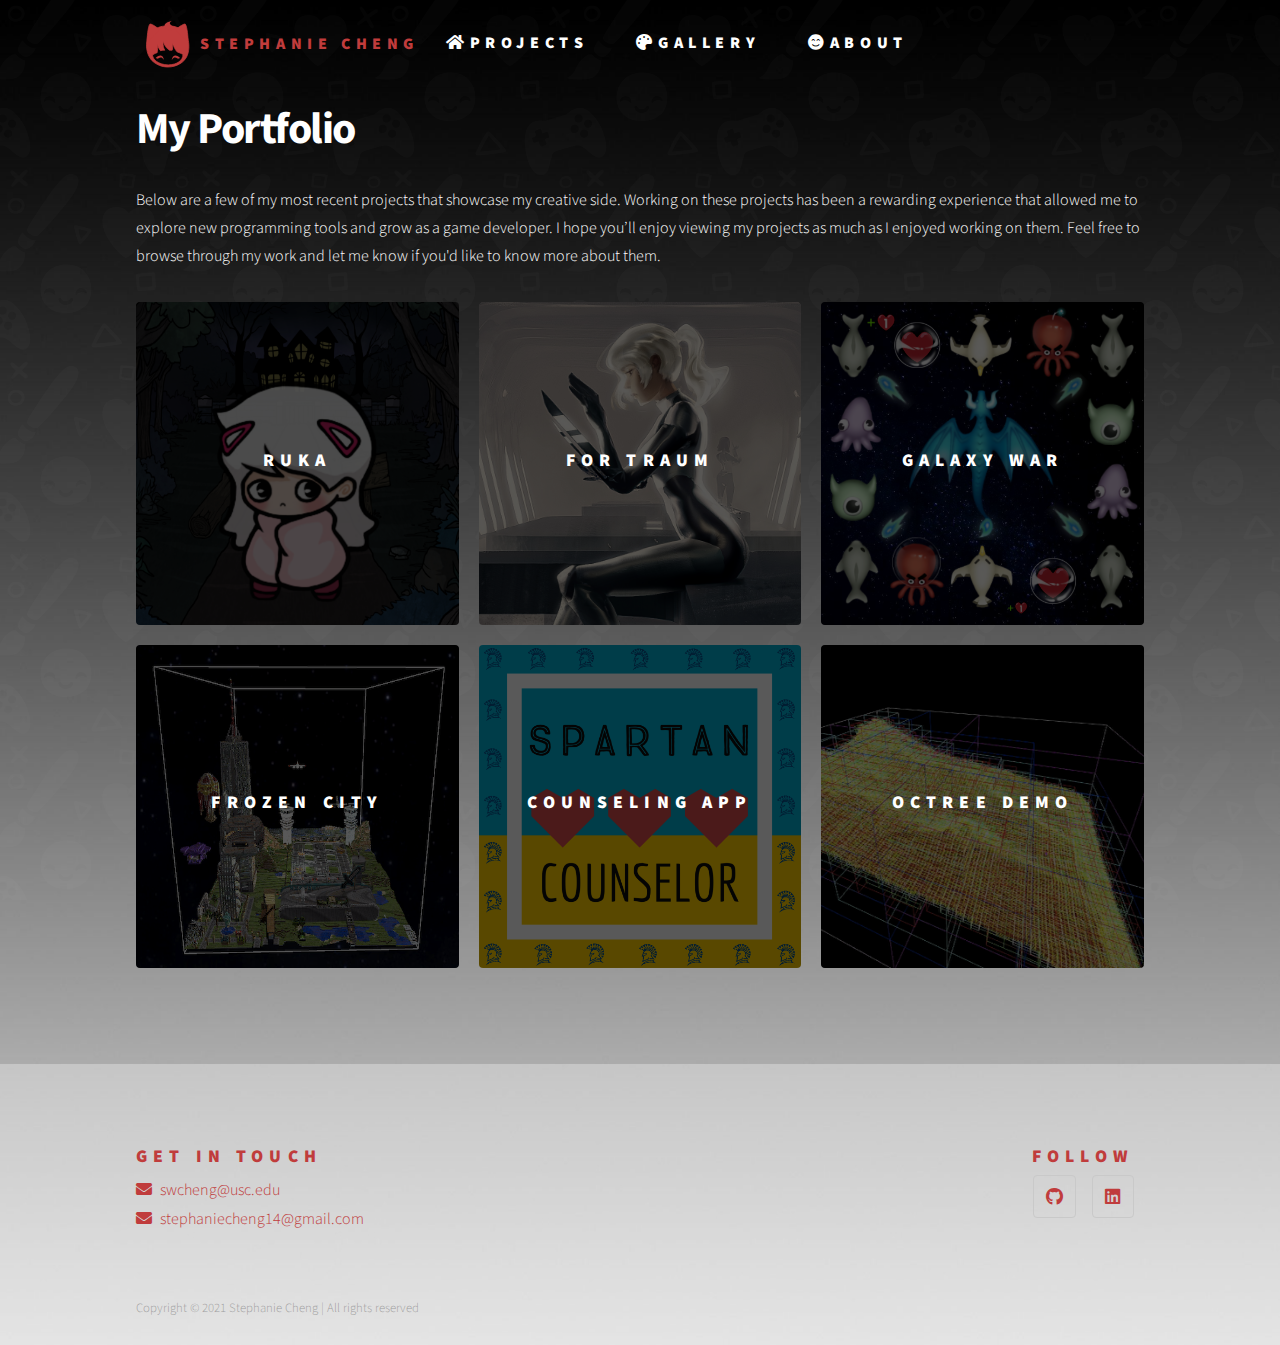
<file: index.html>
<!DOCTYPE HTML>
<!--
	Phantom by HTML5 UP
	html5up.net | @ajlkn
	Free for personal and commercial use under the CCA 3.0 license (html5up.net/license)
-->
<html>
	<head>
		<title>Stephanie W. Cheng</title>
		
		<meta property="og:title" content="Stephanie's Portfolio Website" />
		<meta property="og:description" content="Here's a showcase of a few projects i've worked on." />
		<meta property="og:image" content="https://i.gyazo.com/686621283709268ddfc5cc0964e3519a.png" />
	
		<link rel="shortcut icon" type="image/jpg" href="images/StephFavi.png"/>
		<meta charset="utf-8" />
		<meta name="viewport" content="width=device-width, initial-scale=1, user-scalable=no" />
		<link rel="stylesheet" href="assets/css/main.css" />
		<noscript><link rel="stylesheet" href="assets/css/noscript.css" /></noscript>
	</head>
	<body class="is-preload">
		<!-- Wrapper -->
			<div id="wrapper">

				<!-- Header -->
					<header id="header">
						<div class="inner">

							<!-- Logo -->
							<a class="logo" href="index.html">
								<span class="symbol"><img src="images/StephCatLogo.svg" alt="" /></span><span class="title">Stephanie Cheng</span>
							</a>

							<!-- Nav -->
							<nav id="barmenu">
								<ul>
									<li><a class="icon solid fa-home" href="index.html"><span>Projects</span></a></li>
									<li><a class="icon solid fa-palette" href="gallery.html"><span>Gallery</span></a></li>
									<li><a class="icon solid fa-smile-beam" href="about.html"><span>About</span></a></li>
								</ul>
							</nav>	
							<nav id="burgermenu">
								<ul>
									<li><a href="#menu">Menu</a></li>
								</ul>
							</nav>


						</div>
					</header>

				<!-- Menu -->
					<nav id="menu">
						<h2>Menu</h2>
						<ul>
							<li><a class="icon solid fa-home" href="index.html"><span> Projects</span></a></li>
							<li><a class="icon solid fa-palette" href="gallery.html"><span> Gallery</span></a></li>
							<li><a class="icon solid fa-smile-beam" href="about.html"><span> About</span></a></li>
						</ul>
					</nav>

				<!-- Main -->
					<div id="main">
						<div class="inner">
							<header>
								<h1>My Portfolio</h1>
								<p>Below are a few of my most recent projects that showcase my creative side. Working on these projects has been a rewarding experience that allowed me to explore new programming tools and grow as a game developer. I hope you’ll enjoy viewing my projects as much as I enjoyed working on them. Feel free to browse through my work and let me know if you'd like to know more about them.</p>
							</header>
							<section class="tiles">
								<article class="style1">
									<span class="image">
										<img src="images/RukaCover.png" alt="" />
									</span>
									<a href="ruka.html">
										<h2>Ruka</h2>
										<div class="content">
											<p>A turn-based puzzle game. Venture through a spooky mansion to find your way to the end where darkness awaits.</p>
										</div>
									</a>
								</article>
								<article class="style2">
									<span class="image">
										<img src="images/TraumCover.png" alt="" />
									</span>
									<a href="traum.html">
										<h2>For Traum</h2>
										<div class="content">
											<p>A fast-paced 2.5D platformer. In the planet’s last city, you are tasked with quelling an active rebellion by any means necessary to ensure the survival of the human race. </p>
										</div>
									</a>
								</article>
								<article class="style3">
									<span class="image">
										<img src="images/DragonCover.png" alt="" />
									</span>
									<a href="dragon.html">
										<h2>Galaxy War</h2>
										<div class="content">
											<p>A top-down shooter game. Fly past and defeat waves of enemies to reach the final boss.</p>
										</div>
									</a>
								</article>
								<article class="style4">
									<span class="image">
										<img src="images/MinecraftCover.png" alt="" />
									</span>
									<a href="frozenworld.html">
										<h2>Frozen City</h2>
										<div class="content">
											<p>Control a flame-propelled ship to fly through a minecraft world that is frozen in time.</p>
										</div>
									</a>
								</article>
								<article class="style5">
									<span class="image">
										<img src="images/CounsCover.png" alt="" />
									</span>
									<a href="counselor.html">
										<h2>Counseling App</h2>
										<div class="content">
											<p>Seek out counseling by creating blog posts on a forum or chatting privately with certified counselors.</p>
										</div>
									</a>
								</article>
								<article class="style6">
									<span class="image">
										<img src="images/OctreeCover.png" alt="" />
									</span>
									<a href="octree.html">
										<h2>Octree Demo</h2>
										<div class="content">
											<p>A demonstration of a multi-level octree.</p>
										</div>
									</a>
								</article>
							
							</section>
						</div>
					</div>

				<!-- Footer -->
					<footer id="footer">
						<div class="inner">
							<section>
								<h2>Get in touch</h2>
								<ul class="contact">
									<li><a class="icon solid fa-envelope"><span class="email">swcheng@usc.edu</span></a></li>
									<li><a class="icon solid fa-envelope"><span class="email">stephaniecheng14@gmail.com</span></a></li>
								</ul>
							</section>
							<section>
								<h2 id = "follow">Follow</h2>
								<ul class="icons">
									<li><a href="https://github.com/stephaniecheng1124" class="icon brands style2 fa-github"><span class="label">GitHub</span></a></li>
									<li><a href="https://www.linkedin.com/in/stephaniewcheng/" class="icon brands style2 fa-linkedin"><span class="label">LinkedIn</span></a></li>
								</ul>
							</section>
							<ul class="copyright">
								<li>Copyright &copy; 2021 Stephanie Cheng | All rights reserved</li>
							</ul>
						</div>
					</footer>

			</div>

		<!-- Scripts -->
			<script src="assets/js/jquery.min.js"></script>
			<script src="assets/js/browser.min.js"></script>
			<script src="assets/js/breakpoints.min.js"></script>
			<script src="assets/js/util.js"></script>
			<script src="assets/js/main.js"></script>

	</body>
</html>
</file>
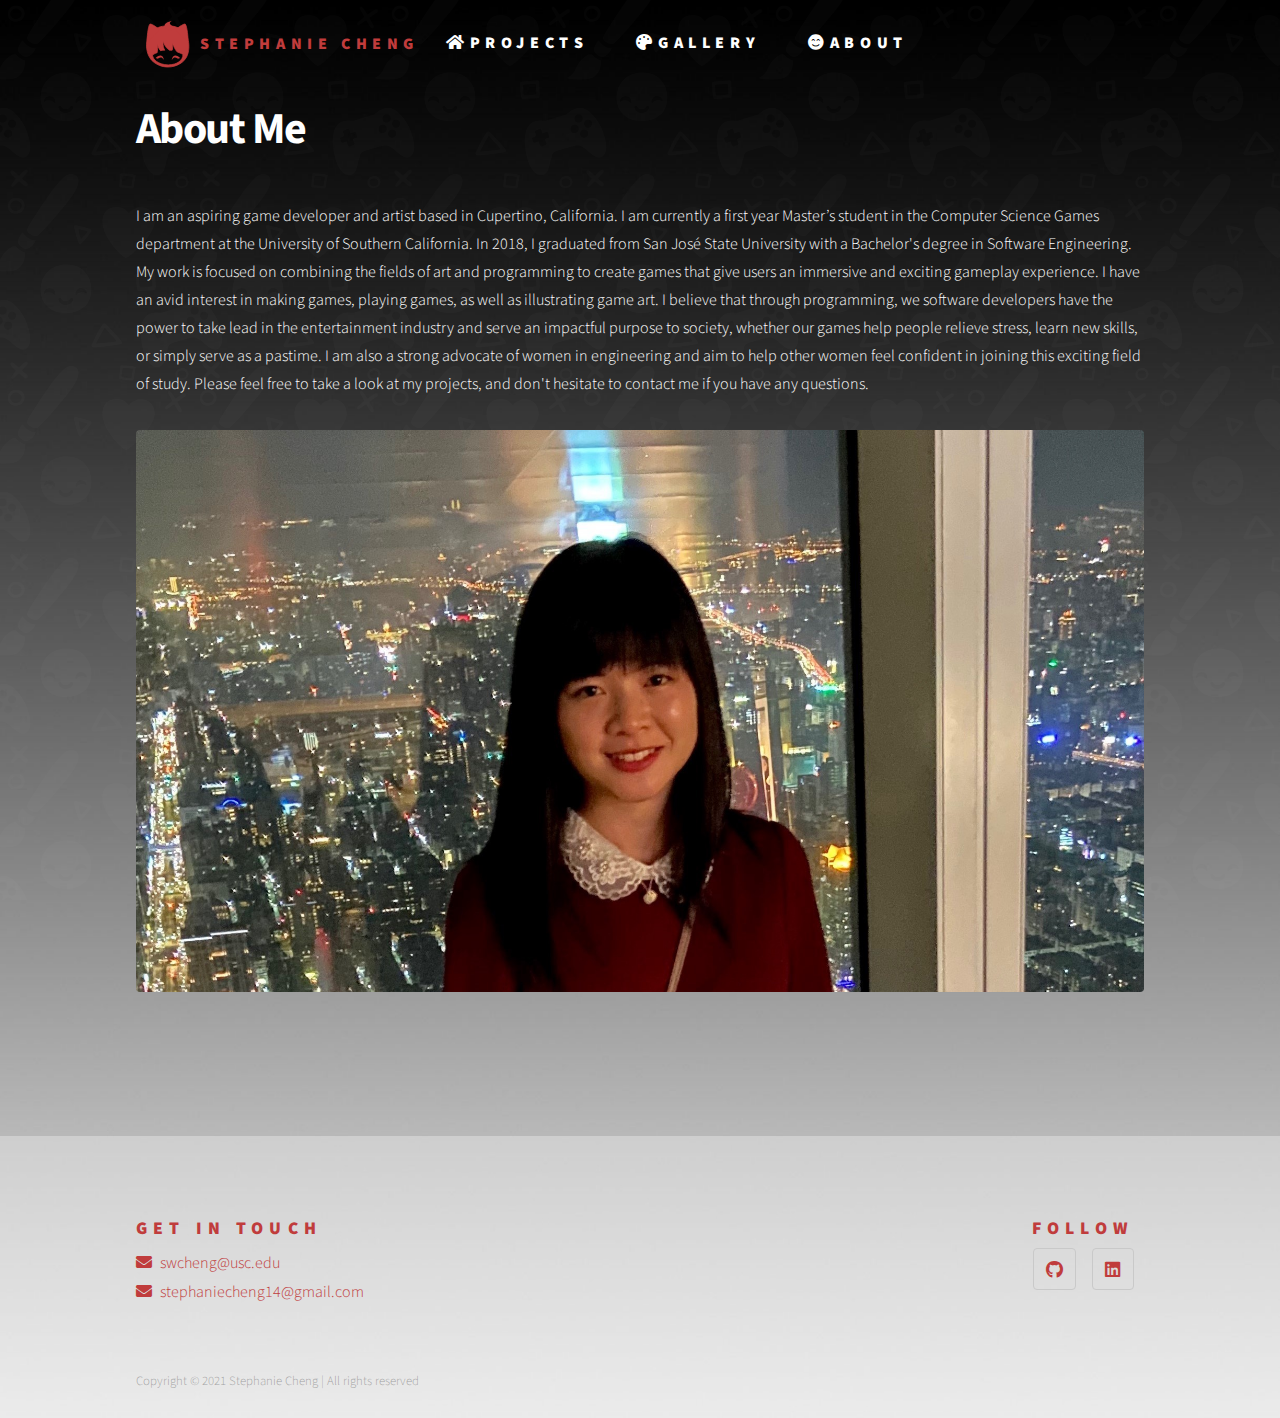
<file: about.html>
<!DOCTYPE HTML>
<!--
	Phantom by HTML5 UP
	html5up.net | @ajlkn
	Free for personal and commercial use under the CCA 3.0 license (html5up.net/license)
-->
<html>
	<head>
		<title>About Me</title>
		<link rel="shortcut icon" type="image/jpg" href="images/StephFavi.png"/>
		<meta charset="utf-8" />
		<meta name="viewport" content="width=device-width, initial-scale=1, user-scalable=no" />
		<link rel="stylesheet" href="assets/css/main.css" />
		<noscript><link rel="stylesheet" href="assets/css/noscript.css" /></noscript>
	</head>
	<body class="is-preload">
		<!-- Wrapper -->
			<div id="wrapper">

				<!-- Header -->
					<header id="header">
						<div class="inner">

							<!-- Logo -->
								<a href="index.html" class="logo">
									<span class="symbol"><img src="images/StephCatLogo.svg" alt="" /></span><span class="title">Stephanie Cheng</span>
								</a>

							<!-- Nav -->
                                <nav id="barmenu">
                                    <ul>
                                        <li><a class="icon solid fa-home" href="index.html"><span>Projects</span></a></li>
                                        <li><a class="icon solid fa-palette" href="gallery.html"><span>Gallery</span></a></li>
                                        <li><a class="icon solid fa-smile-beam" href="about.html"><span>About</span></a></li>
                                    </ul>
                                </nav>	
								<nav>
									<ul>
										<li><a href="#menu">Menu</a></li>
									</ul>
								</nav>

						</div>
					</header>

				<!-- Menu -->
				<nav id="menu">
					<h2>Menu</h2>
					<ul>
						<li><a class="icon solid fa-home" href="index.html"><span> Projects</span></a></li>
						<li><a class="icon solid fa-palette" href="gallery.html"><span> Gallery</span></a></li>
						<li><a class="icon solid fa-smile-beam" href="about.html"><span> About</span></a></li>
					</ul>
				</nav>

				<!-- Main -->
					<div id="main">
						<div class="inner">
							<h1>About Me</h1>
							<p>I am an aspiring game developer and artist based in Cupertino, California. I am currently a first year Master’s 
								student in the Computer Science Games department at the University of Southern California.  In 2018, I graduated 
								from San José State University with a Bachelor's degree in Software Engineering. My work is focused on combining the 
								fields of art and programming to create games that give users an immersive and exciting gameplay experience. I have an 
								avid interest in making games, playing games, as well as illustrating game art. I believe that through programming, we 
								software developers have the power to take lead in the entertainment industry and serve an impactful purpose to society, 
								whether our games help people relieve stress, learn new skills, or simply serve as a pastime. I am also a strong advocate of 
								women in engineering and aim to help other women feel confident in joining this exciting field of study. Please feel free to 
								take a look at my projects, and don't hesitate to contact me if you have any questions.
							</p>
							<span class="image main"><img src="images/StephAbout.jpg" alt="" /></span>
						</div>
					</div>

				<!-- Footer -->
				<footer id="footer">
					<div class="inner">
						<section>
							<h2>Get in touch</h2>
							<ul class="contact">
								<li><a class="icon solid fa-envelope"><span class="email">swcheng@usc.edu</span></a></li>
								<li><a class="icon solid fa-envelope"><span class="email">stephaniecheng14@gmail.com</span></a></li>
							</ul>
						</section>
						<section>
							<h2 id = "follow">Follow</h2>
							<ul class="icons">
								<li><a href="https://github.com/stephaniecheng1124" class="icon brands style2 fa-github"><span class="label">GitHub</span></a></li>
								<li><a href="https://www.linkedin.com/in/stephaniewcheng/" class="icon brands style2 fa-linkedin"><span class="label">LinkedIn</span></a></li>
							</ul>
						</section>
						<ul class="copyright">
							<li>Copyright &copy; 2021 Stephanie Cheng | All rights reserved</li>
						</ul>
					</div>
				</footer>

			</div>

		<!-- Scripts -->
			<script src="assets/js/jquery.min.js"></script>
			<script src="assets/js/browser.min.js"></script>
			<script src="assets/js/breakpoints.min.js"></script>
			<script src="assets/js/util.js"></script>
			<script src="assets/js/main.js"></script>

	</body>
</html>
</file>
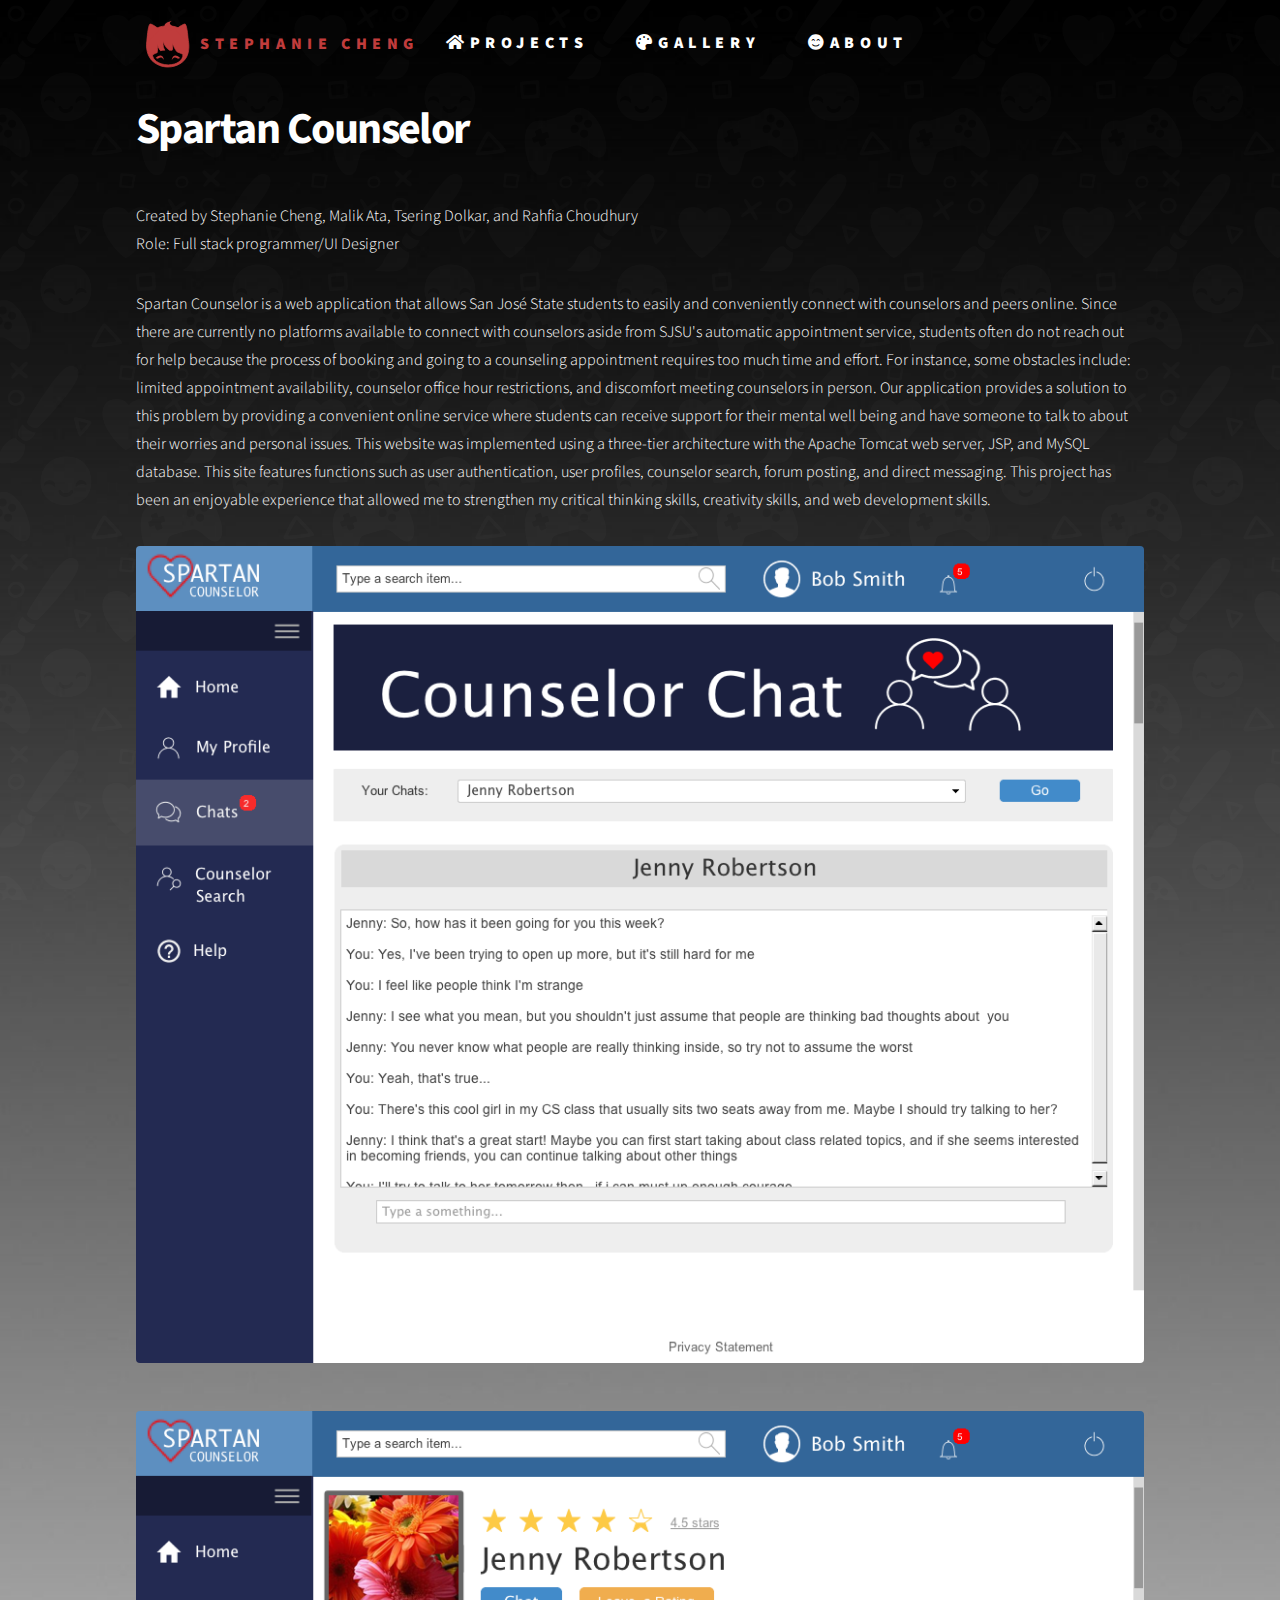
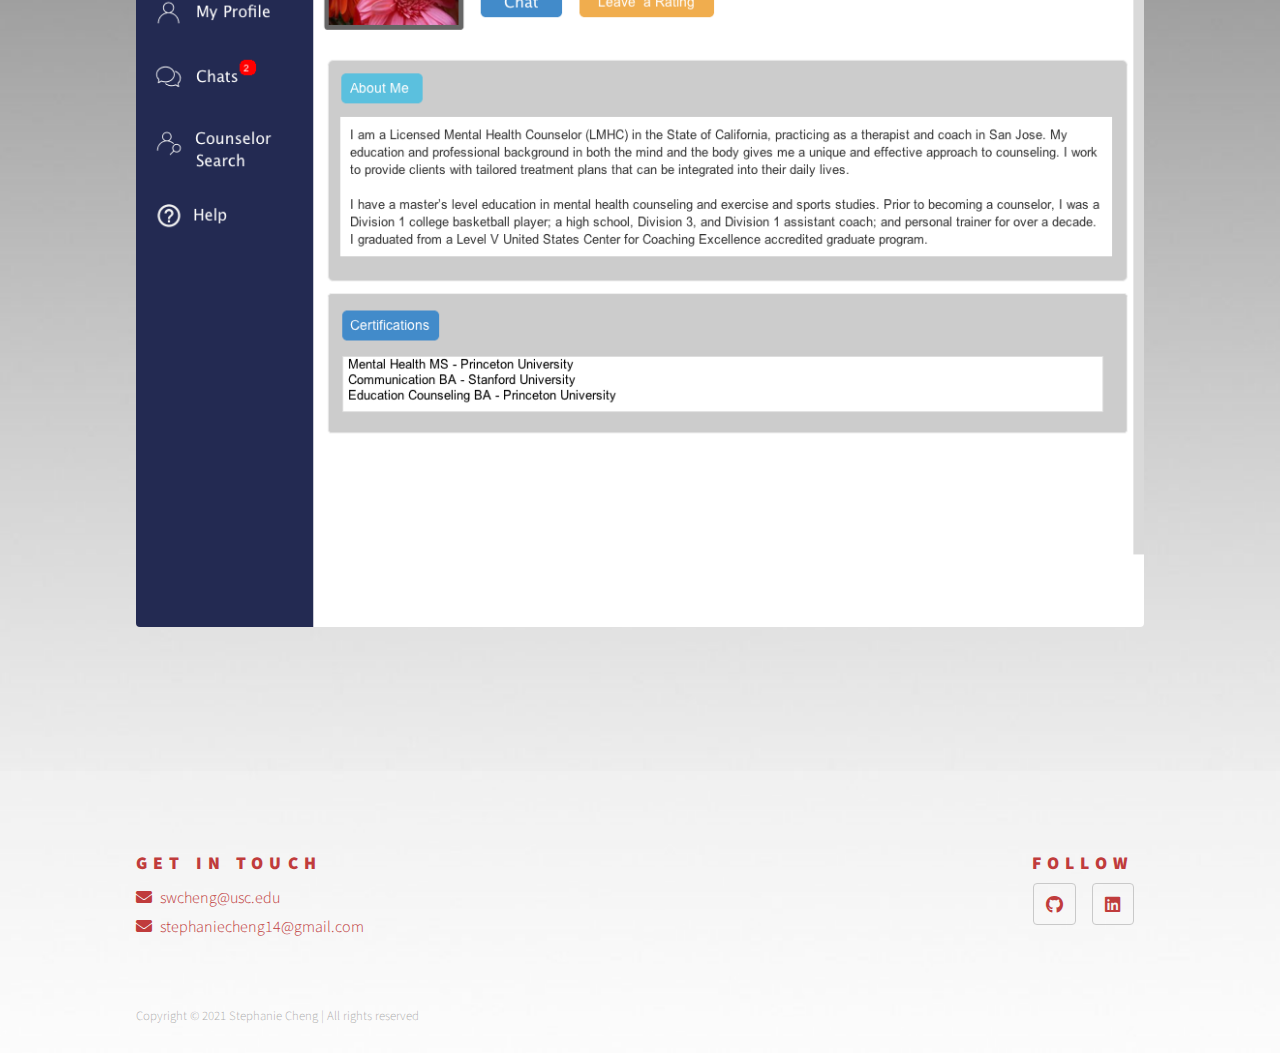
<file: counselor.html>
<!DOCTYPE HTML>
<!--
	Phantom by HTML5 UP
	html5up.net | @ajlkn
	Free for personal and commercial use under the CCA 3.0 license (html5up.net/license)
-->
<html>
	<head>
		<title>Projects - Spartan Counselor</title>
		<link rel="shortcut icon" type="image/jpg" href="images/StephFavi.png"/>
		<meta charset="utf-8" />
		<meta name="viewport" content="width=device-width, initial-scale=1, user-scalable=no" />
		<link rel="stylesheet" href="assets/css/main.css" />
		<noscript><link rel="stylesheet" href="assets/css/noscript.css" /></noscript>
	</head>
	<body class="is-preload">
		<!-- Wrapper -->
			<div id="wrapper">

				<!-- Header -->
					<header id="header">
						<div class="inner">

							<!-- Logo -->
								<a href="index.html" class="logo">
									<span class="symbol"><img src="images/StephCatLogo.svg" alt="" /></span><span class="title">Stephanie Cheng</span>
								</a>

							<!-- Nav -->
                                <nav id="barmenu">
                                    <ul>
                                        <li><a class="icon solid fa-home" href="index.html"><span>Projects</span></a></li>
                                        <li><a class="icon solid fa-palette" href="gallery.html"><span>Gallery</span></a></li>
                                        <li><a class="icon solid fa-smile-beam" href="about.html"><span>About</span></a></li>
                                    </ul>
                                </nav>	
								<nav>
									<ul>
										<li><a href="#menu">Menu</a></li>
									</ul>
								</nav>

						</div>
					</header>

				<!-- Menu -->
				<nav id="menu">
					<h2>Menu</h2>
					<ul>
						<li><a class="icon solid fa-home" href="index.html"><span> Projects</span></a></li>
						<li><a class="icon solid fa-palette" href="gallery.html"><span> Gallery</span></a></li>
						<li><a class="icon solid fa-smile-beam" href="about.html"><span> About</span></a></li>
					</ul>
				</nav>

				<!-- Main -->
					<div id="main">
						<div class="inner">
							<h1>Spartan Counselor</h1>
							<p class = nomargin>Created by Stephanie Cheng, Malik Ata, Tsering Dolkar, and Rahfia Choudhury</p>
							<p>Role: Full stack programmer/UI Designer</p>
							<p>Spartan Counselor is a web application that allows San José State students to easily and conveniently connect with counselors and peers online. Since there are currently no 
								platforms available to connect with counselors aside from SJSU's automatic appointment service, students often do not reach out for help because the process of booking and 
								going to a counseling appointment requires too much time and effort. For instance, some obstacles include: limited appointment availability, counselor office hour restrictions, 
								and discomfort meeting counselors in person. Our application provides a solution to this problem by providing a convenient online service where students can receive support for their 
								mental well being and have someone to talk to about their worries and personal issues. This website was implemented using a three-tier architecture with the Apache Tomcat web server, 
								JSP, and MySQL database. This site features functions such as user authentication, user profiles, counselor search, forum posting, and direct messaging. This project has been an enjoyable 
								experience that allowed me to strengthen my critical thinking skills, creativity skills, and web development skills.</p>
                            <span class="image main"><img src="images/CounselorChat.png" alt="" /></span>
                            <span class="image main"><img src="images/CounselorSearch.png" alt="" /></span>
						</div>
					</div>

				<!-- Footer -->
				<footer id="footer">
					<div class="inner">
						<section>
							<h2>Get in touch</h2>
							<ul class="contact">
								<li><a class="icon solid fa-envelope"><span class="email">swcheng@usc.edu</span></a></li>
								<li><a class="icon solid fa-envelope"><span class="email">stephaniecheng14@gmail.com</span></a></li>
							</ul>
						</section>
						<section>
							<h2 id = "follow">Follow</h2>
							<ul class="icons">
								<li><a href="https://github.com/stephaniecheng1124" class="icon brands style2 fa-github"><span class="label">GitHub</span></a></li>
								<li><a href="https://www.linkedin.com/in/stephaniewcheng/" class="icon brands style2 fa-linkedin"><span class="label">LinkedIn</span></a></li>
							</ul>
						</section>
						<ul class="copyright">
							<li>Copyright &copy; 2021 Stephanie Cheng | All rights reserved</li>
						</ul>
					</div>
				</footer>

			</div>

		<!-- Scripts -->
			<script src="assets/js/jquery.min.js"></script>
			<script src="assets/js/browser.min.js"></script>
			<script src="assets/js/breakpoints.min.js"></script>
			<script src="assets/js/util.js"></script>
			<script src="assets/js/main.js"></script>

	</body>
</html>
</file>
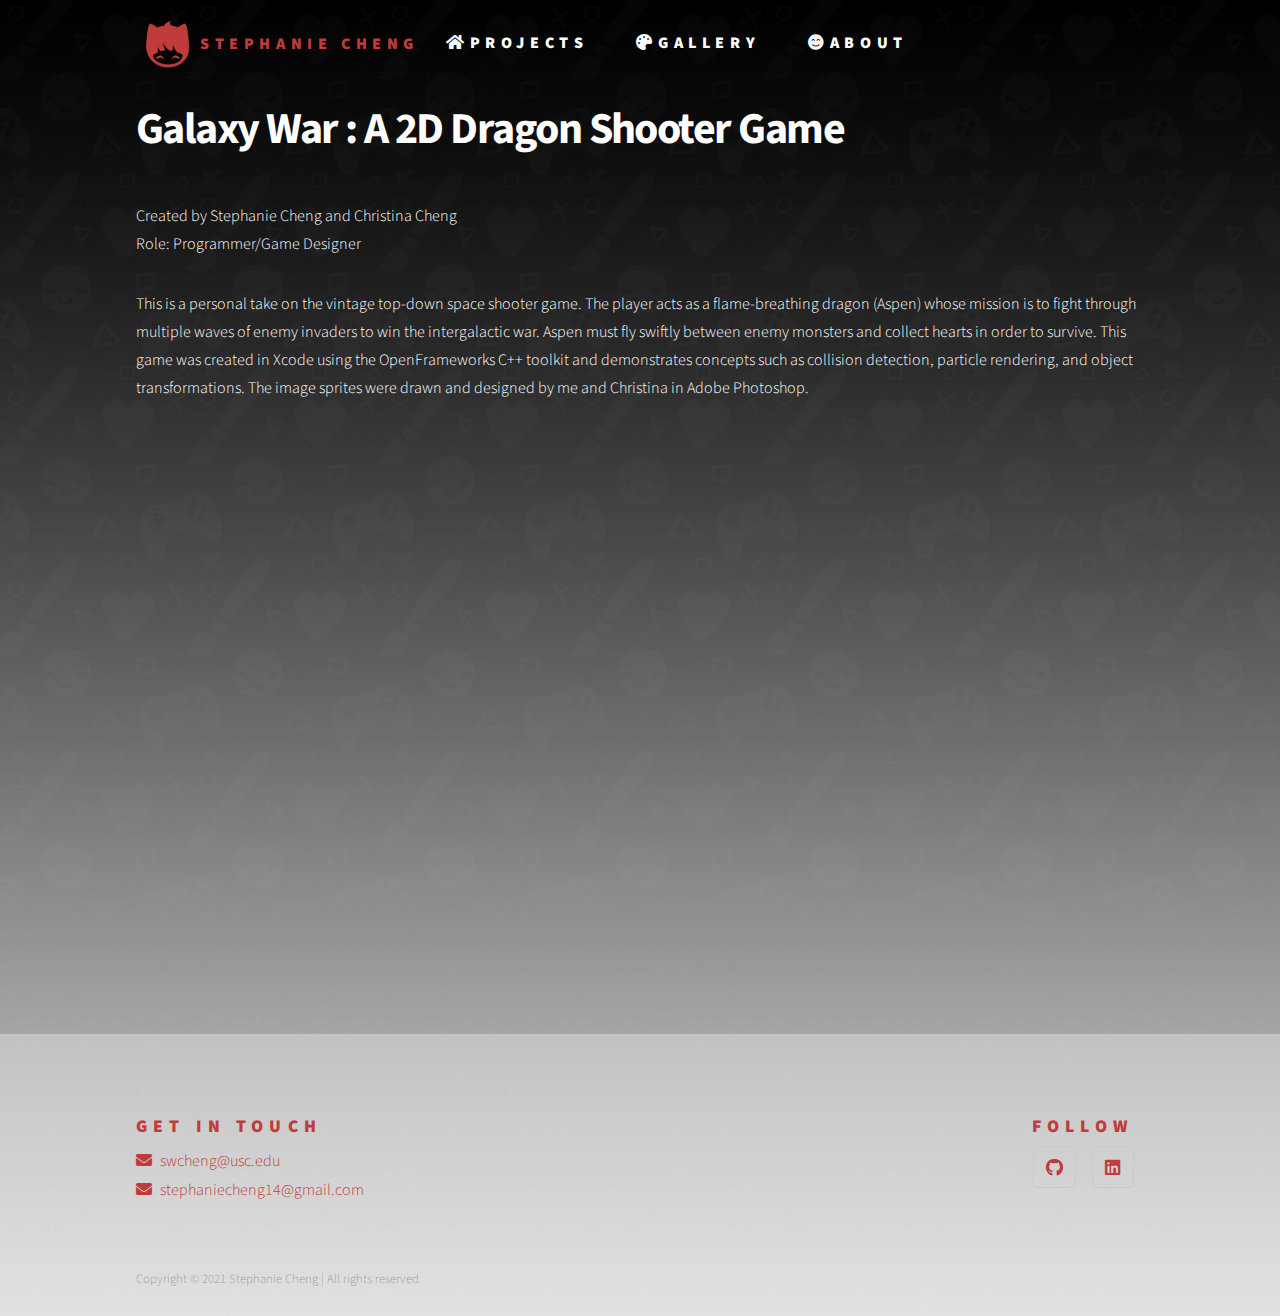
<file: dragon.html>
<!DOCTYPE HTML>
<!--
	Phantom by HTML5 UP
	html5up.net | @ajlkn
	Free for personal and commercial use under the CCA 3.0 license (html5up.net/license)
-->
<html>
	<head>
		<title>Projects - Galaxy War</title>
		<link rel="shortcut icon" type="image/jpg" href="images/StephFavi.png"/>
		<meta charset="utf-8" />
		<meta name="viewport" content="width=device-width, initial-scale=1, user-scalable=no" />
		<link rel="stylesheet" href="assets/css/main.css" />
		<noscript><link rel="stylesheet" href="assets/css/noscript.css" /></noscript>
	</head>
	<body class="is-preload">
		<!-- Wrapper -->
			<div id="wrapper">

				<!-- Header -->
					<header id="header">
						<div class="inner">

							<!-- Logo -->
								<a href="index.html" class="logo">
									<span class="symbol"><img src="images/StephCatLogo.svg" alt="" /></span><span class="title">Stephanie Cheng</span>
								</a>

							<!-- Nav -->
                                <nav id="barmenu">
                                    <ul>
                                        <li><a class="icon solid fa-home" href="index.html"><span>Projects</span></a></li>
                                        <li><a class="icon solid fa-palette" href="gallery.html"><span>Gallery</span></a></li>
                                        <li><a class="icon solid fa-smile-beam" href="about.html"><span>About</span></a></li>
                                    </ul>
                                </nav>	
								<nav>
									<ul>
										<li><a href="#menu">Menu</a></li>
									</ul>
								</nav>

						</div>
					</header>

				<!-- Menu -->
				<nav id="menu">
					<h2>Menu</h2>
					<ul>
						<li><a class="icon solid fa-home" href="index.html"><span> Projects</span></a></li>
						<li><a class="icon solid fa-palette" href="gallery.html"><span> Gallery</span></a></li>
						<li><a class="icon solid fa-smile-beam" href="about.html"><span> About</span></a></li>
					</ul>
				</nav>

				<!-- Main -->
					<div id="main">
						<div class="inner">
							<h1>Galaxy War : A 2D Dragon Shooter Game</h1>
							<p class = nomargin>Created by Stephanie Cheng and Christina Cheng</p>
							<p>Role: Programmer/Game Designer</p>
							<p>This is a personal take on the vintage top-down space shooter game. The player acts as a flame-breathing dragon (Aspen) whose mission is to fight through multiple waves of enemy invaders to win the intergalactic war. Aspen must fly swiftly between enemy monsters and collect hearts in order to survive. This game was created in Xcode using the OpenFrameworks C++ toolkit and demonstrates concepts such as collision detection, particle rendering, and object transformations. The image sprites were drawn and designed by me and Christina in Adobe Photoshop.</p>
							<div class = iframe-container>
								<iframe src="https://www.youtube.com/embed/BWXWf5kQJHY?rel=0" frameborder="0" allowfullscreen></iframe>
							</div>
						</div>
					</div>

				<!-- Footer -->
				<footer id="footer">
					<div class="inner">
						<section>
							<h2>Get in touch</h2>
							<ul class="contact">
								<li><a class="icon solid fa-envelope"><span class="email">swcheng@usc.edu</span></a></li>
								<li><a class="icon solid fa-envelope"><span class="email">stephaniecheng14@gmail.com</span></a></li>
							</ul>
						</section>
						<section>
							<h2 id = "follow">Follow</h2>
							<ul class="icons">
								<li><a href="https://github.com/stephaniecheng1124" class="icon brands style2 fa-github"><span class="label">GitHub</span></a></li>
								<li><a href="https://www.linkedin.com/in/stephaniewcheng/" class="icon brands style2 fa-linkedin"><span class="label">LinkedIn</span></a></li>
							</ul>
						</section>
						<ul class="copyright">
							<li>Copyright &copy; 2021 Stephanie Cheng | All rights reserved</li>
						</ul>
					</div>
				</footer>

			</div>

		<!-- Scripts -->
			<script src="assets/js/jquery.min.js"></script>
			<script src="assets/js/browser.min.js"></script>
			<script src="assets/js/breakpoints.min.js"></script>
			<script src="assets/js/util.js"></script>
			<script src="assets/js/main.js"></script>

	</body>
</html>
</file>
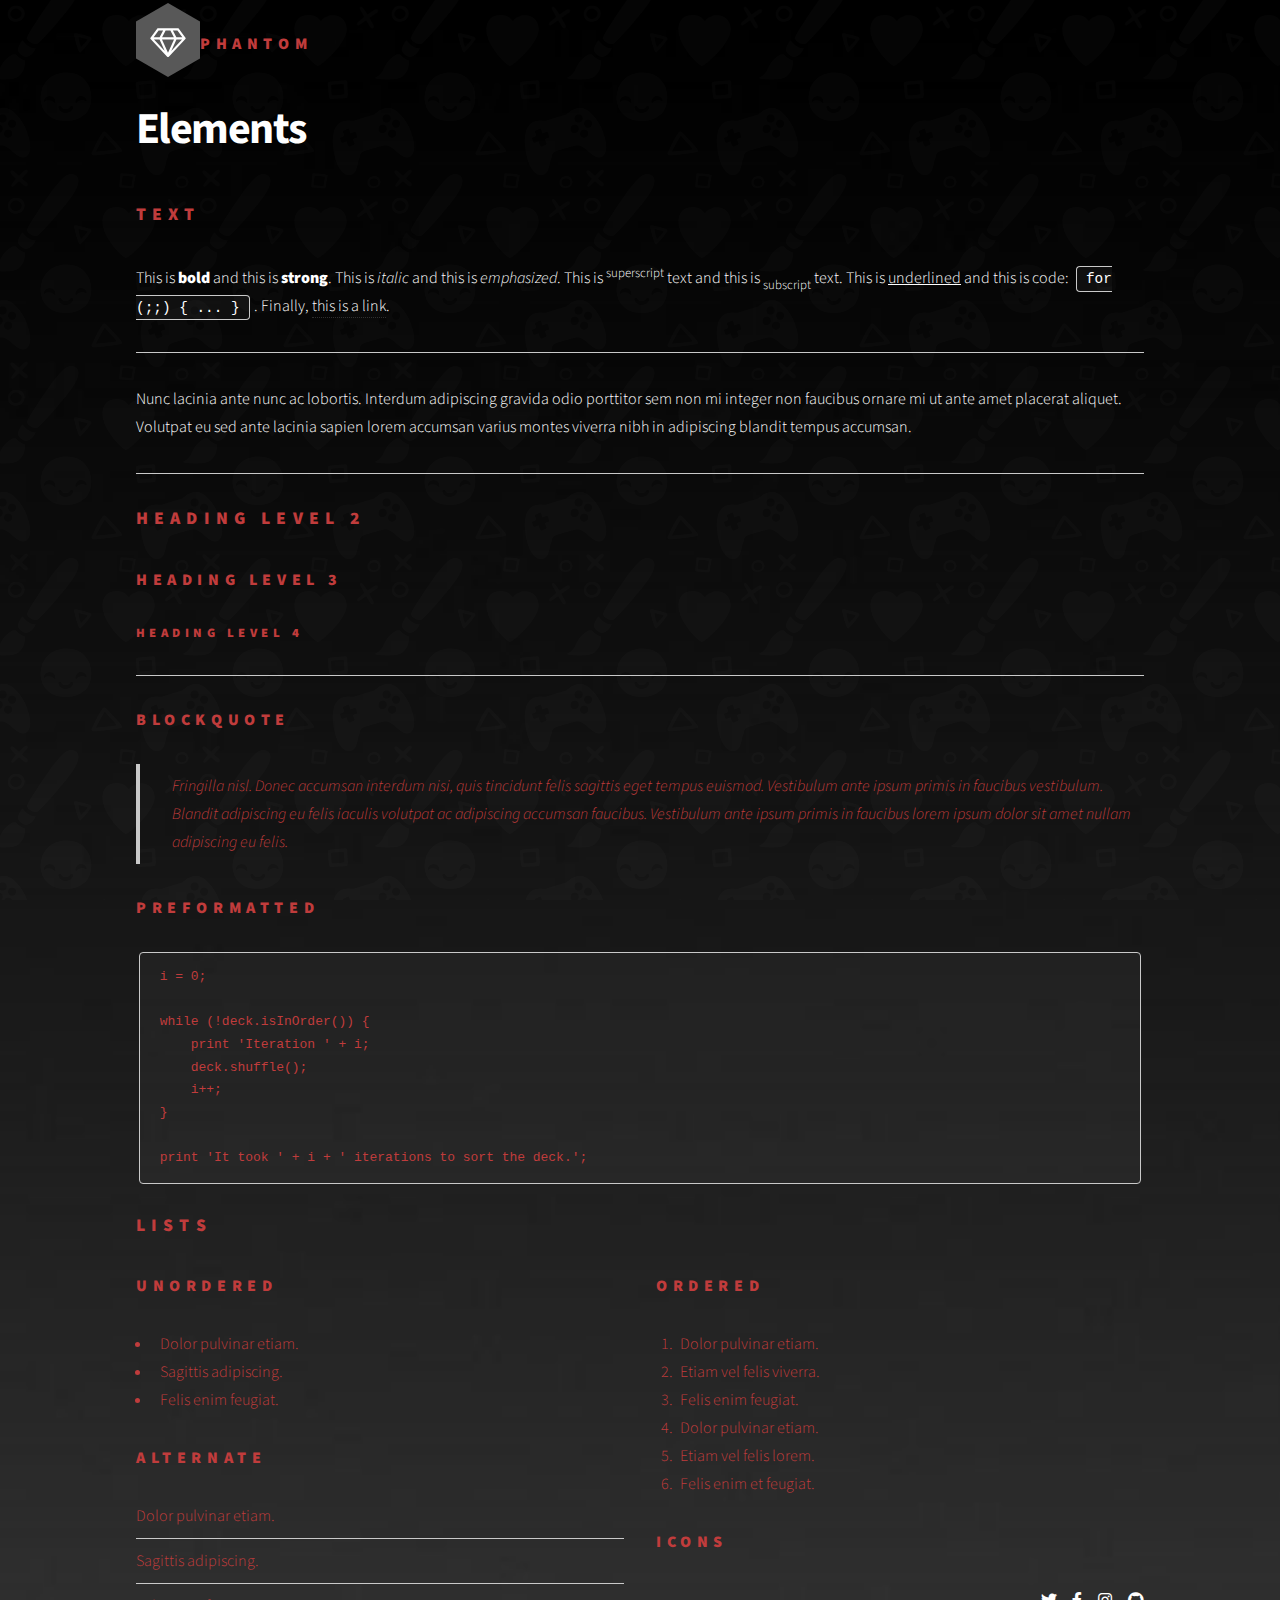
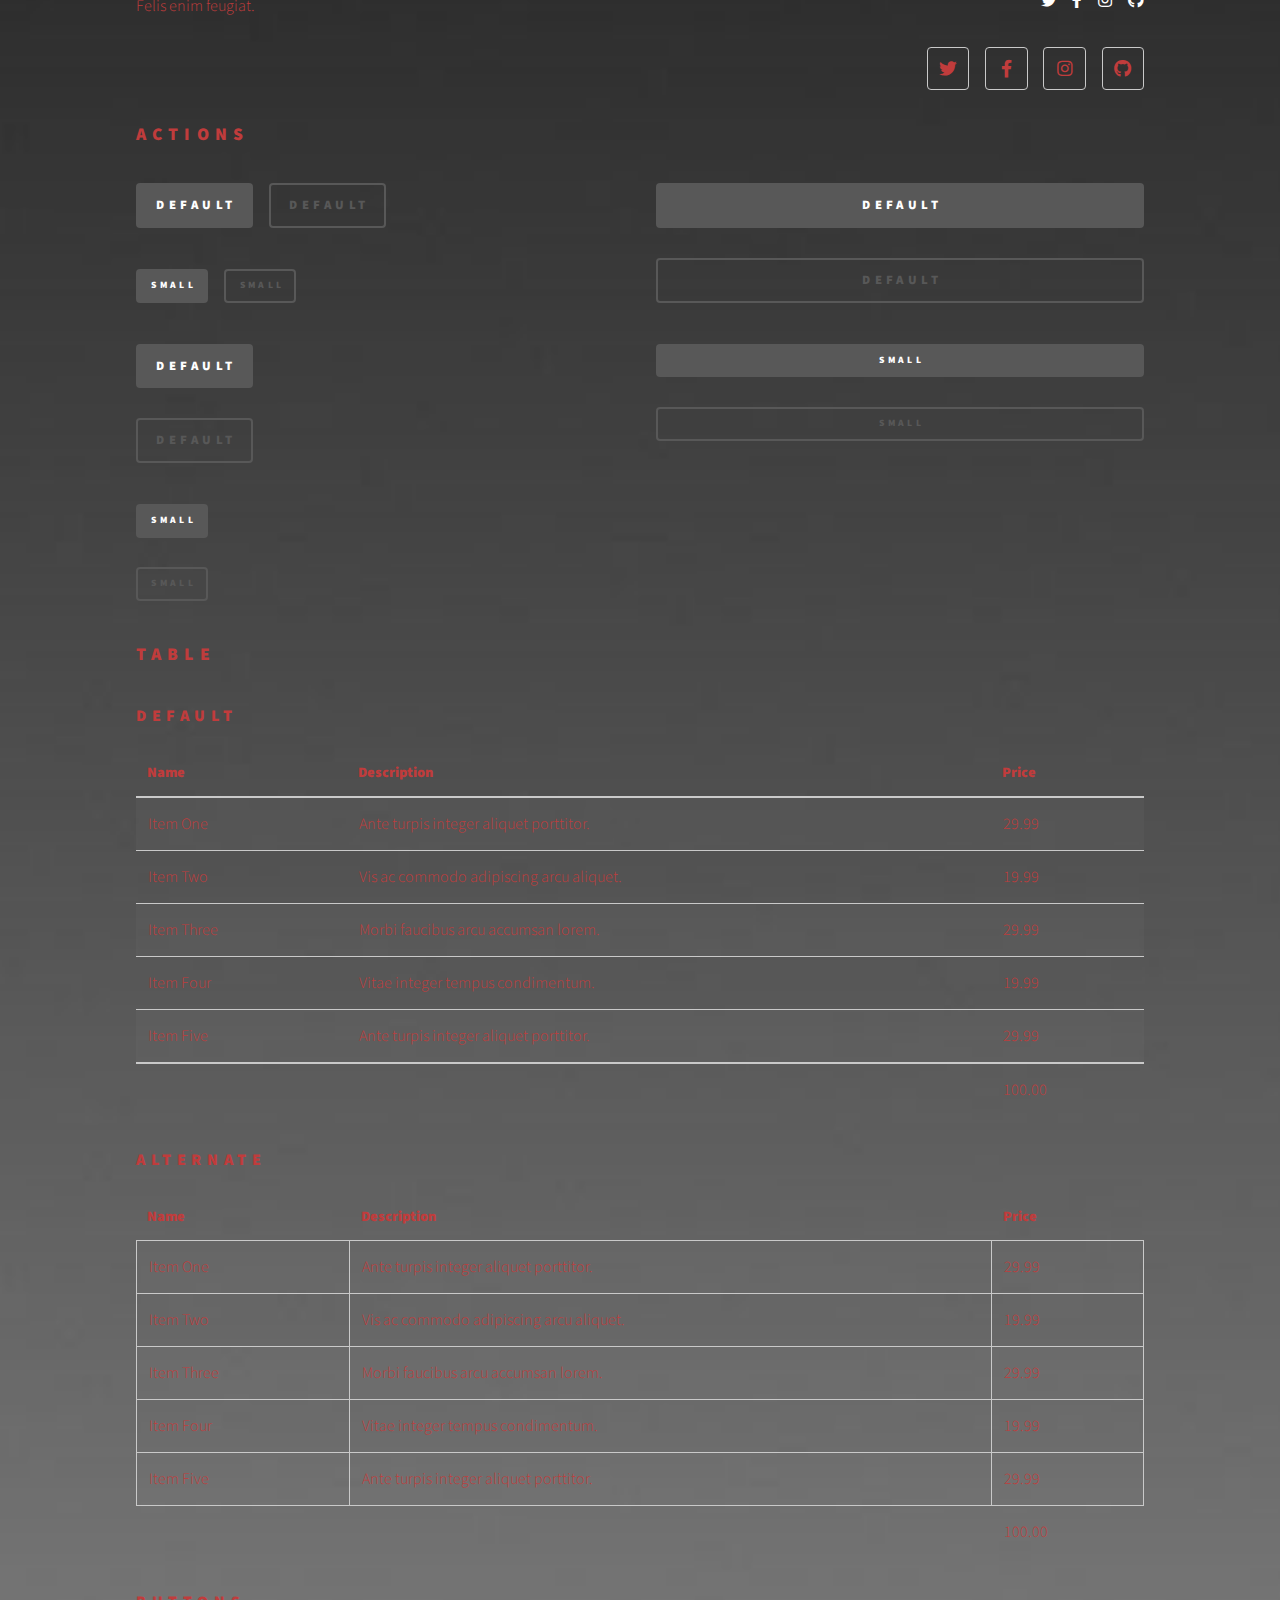
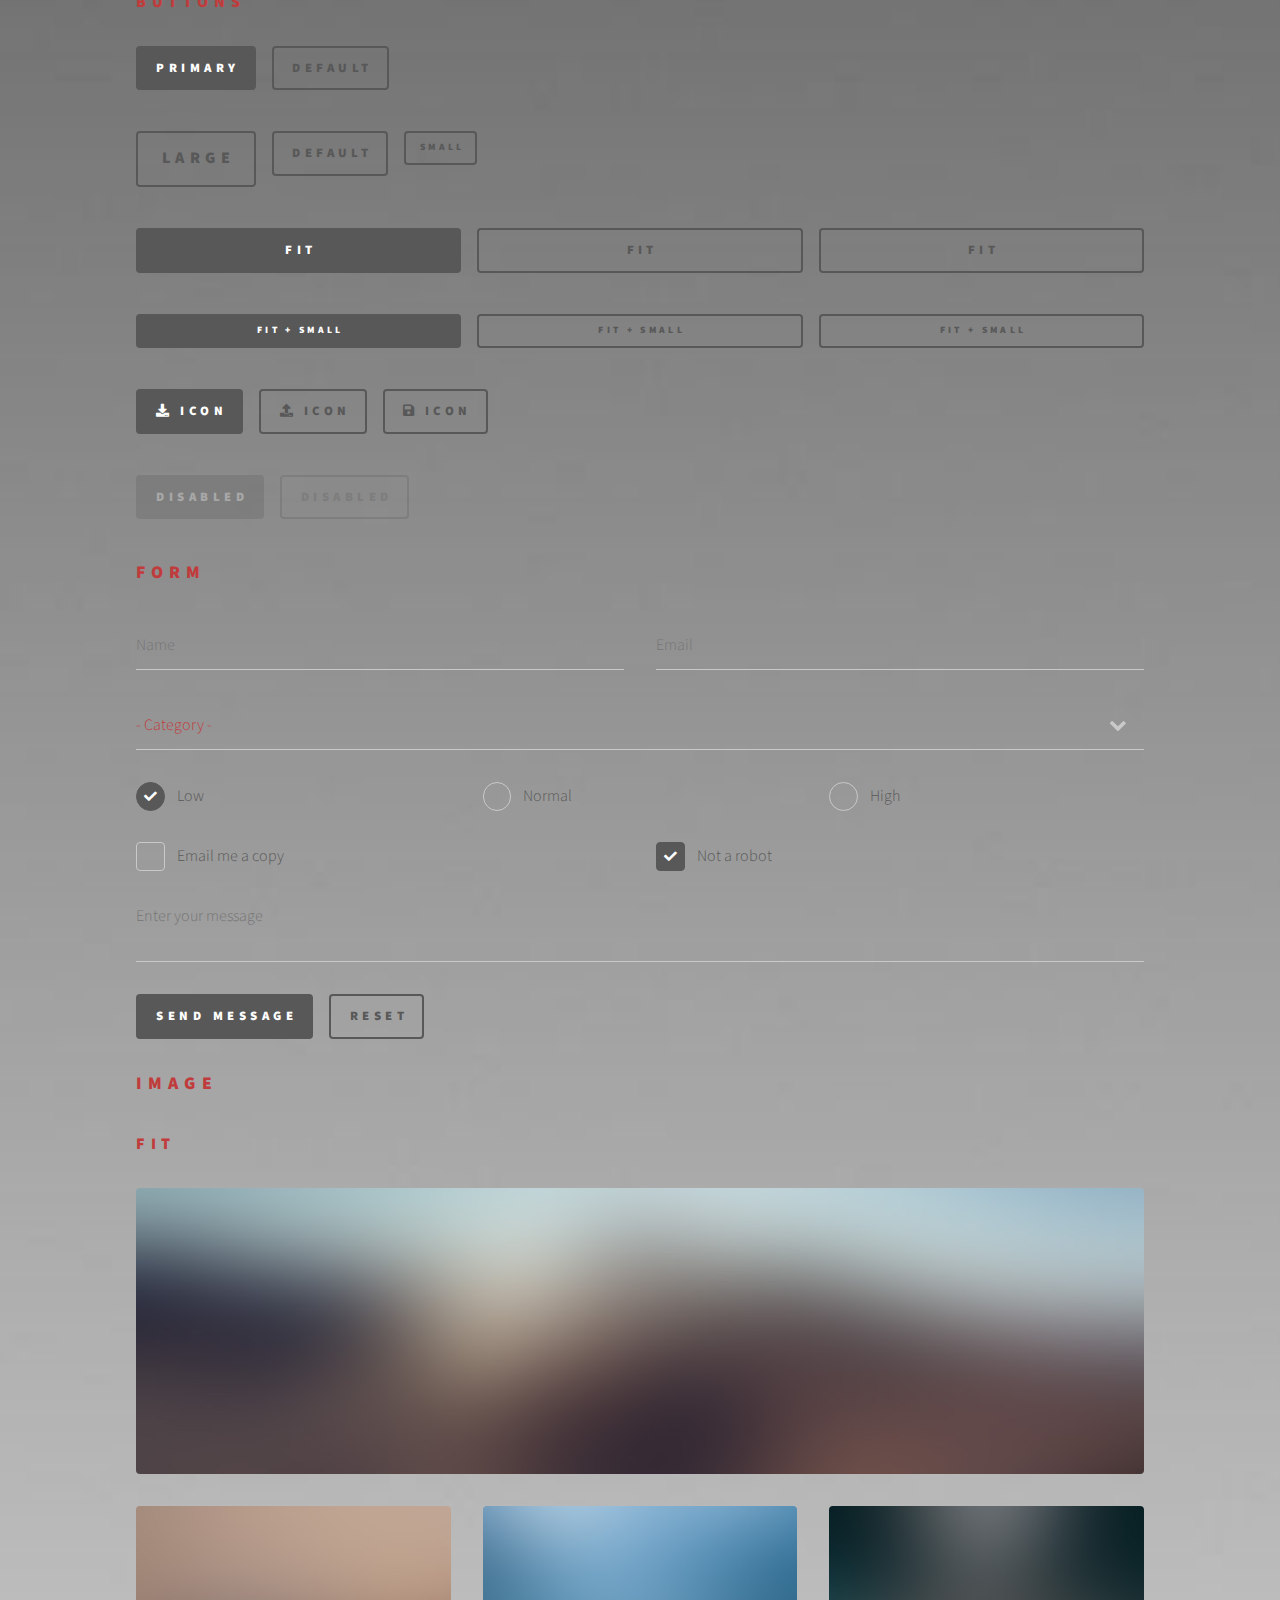
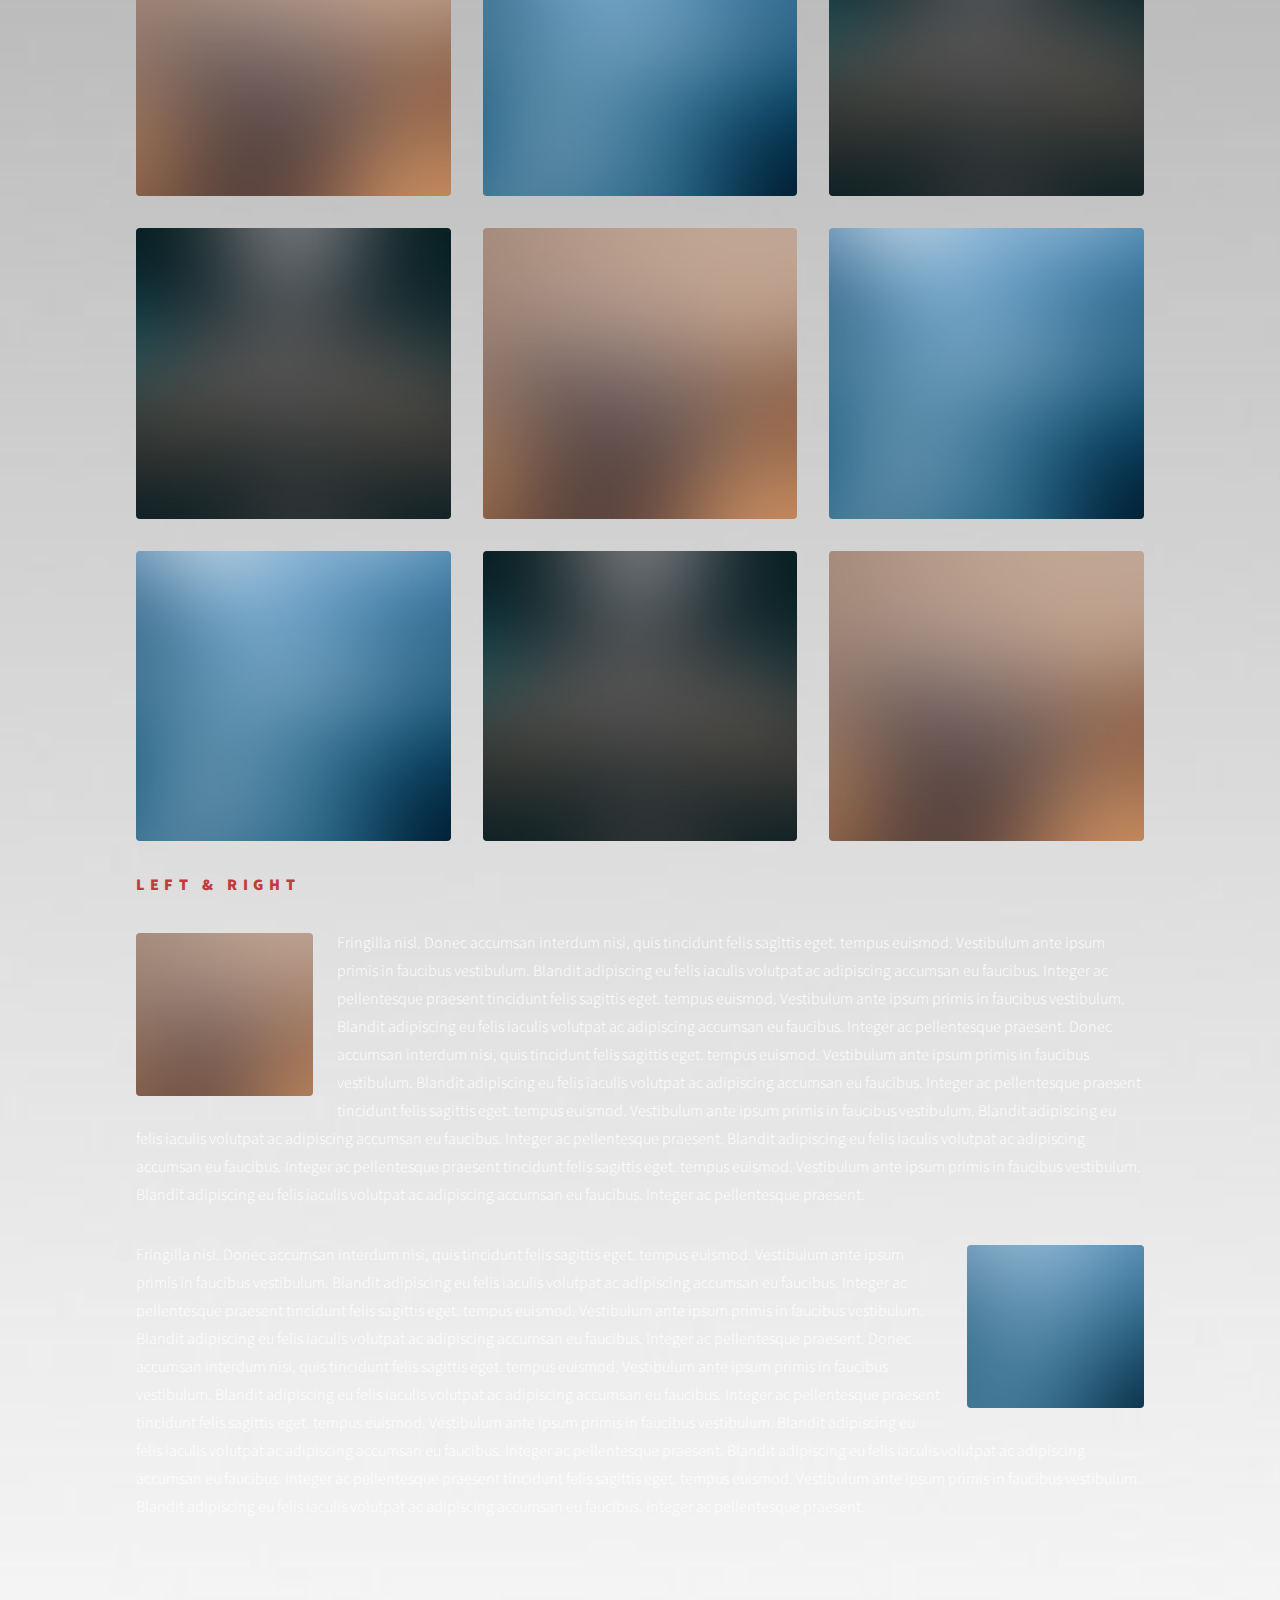
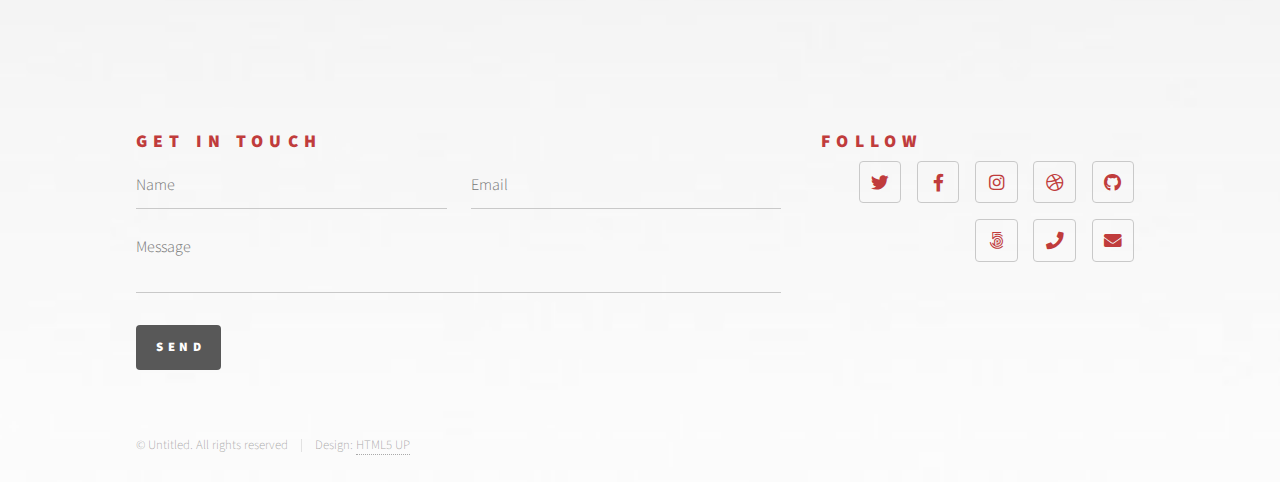
<file: elements.html>
<!DOCTYPE HTML>
<!--
	Phantom by HTML5 UP
	html5up.net | @ajlkn
	Free for personal and commercial use under the CCA 3.0 license (html5up.net/license)
-->
<html>
	<head>
		<title>Elements - Phantom by HTML5 UP</title>
		<meta charset="utf-8" />
		<meta name="viewport" content="width=device-width, initial-scale=1, user-scalable=no" />
		<link rel="stylesheet" href="assets/css/main.css" />
		<noscript><link rel="stylesheet" href="assets/css/noscript.css" /></noscript>
	</head>
	<body class="is-preload">
		<!-- Wrapper -->
			<div id="wrapper">

				<!-- Header -->
					<header id="header">
						<div class="inner">

							<!-- Logo -->
								<a href="index.html" class="logo">
									<span class="symbol"><img src="images/logo.svg" alt="" /></span><span class="title">Phantom</span>
								</a>

							<!-- Nav -->
								<nav>
									<ul>
										<li><a href="#menu">Menu</a></li>
									</ul>
								</nav>

						</div>
					</header>

				<!-- Menu -->
					<nav id="menu">
						<h2>Menu</h2>
						<ul>
							<li><a href="index.html">Home</a></li>
							<li><a href="generic.html">Ipsum veroeros</a></li>
							<li><a href="generic.html">Tempus etiam</a></li>
							<li><a href="generic.html">Consequat dolor</a></li>
							<li><a href="elements.html">Elements</a></li>
						</ul>
					</nav>

				<!-- Main -->
					<div id="main">
						<div class="inner">
							<h1>Elements</h1>

							<!-- Text -->
								<section>
									<h2>Text</h2>
									<p>This is <b>bold</b> and this is <strong>strong</strong>. This is <i>italic</i> and this is <em>emphasized</em>.
									This is <sup>superscript</sup> text and this is <sub>subscript</sub> text.
									This is <u>underlined</u> and this is code: <code>for (;;) { ... }</code>. Finally, <a href="#">this is a link</a>.</p>
									<hr />
									<p>Nunc lacinia ante nunc ac lobortis. Interdum adipiscing gravida odio porttitor sem non mi integer non faucibus ornare mi ut ante amet placerat aliquet. Volutpat eu sed ante lacinia sapien lorem accumsan varius montes viverra nibh in adipiscing blandit tempus accumsan.</p>
									<hr />
									<h2>Heading Level 2</h2>
									<h3>Heading Level 3</h3>
									<h4>Heading Level 4</h4>
									<hr />
									<h3>Blockquote</h3>
									<blockquote>Fringilla nisl. Donec accumsan interdum nisi, quis tincidunt felis sagittis eget tempus euismod. Vestibulum ante ipsum primis in faucibus vestibulum. Blandit adipiscing eu felis iaculis volutpat ac adipiscing accumsan faucibus. Vestibulum ante ipsum primis in faucibus lorem ipsum dolor sit amet nullam adipiscing eu felis.</blockquote>
									<h3>Preformatted</h3>
									<pre><code>i = 0;

while (!deck.isInOrder()) {
    print 'Iteration ' + i;
    deck.shuffle();
    i++;
}

print 'It took ' + i + ' iterations to sort the deck.';</code></pre>
								</section>

							<!-- Lists -->
								<section>
									<h2>Lists</h2>
									<div class="row">
										<div class="col-6 col-12-medium">
											<h3>Unordered</h3>
											<ul>
												<li>Dolor pulvinar etiam.</li>
												<li>Sagittis adipiscing.</li>
												<li>Felis enim feugiat.</li>
											</ul>
											<h3>Alternate</h3>
											<ul class="alt">
												<li>Dolor pulvinar etiam.</li>
												<li>Sagittis adipiscing.</li>
												<li>Felis enim feugiat.</li>
											</ul>
										</div>
										<div class="col-6 col-12-medium">
											<h3>Ordered</h3>
											<ol>
												<li>Dolor pulvinar etiam.</li>
												<li>Etiam vel felis viverra.</li>
												<li>Felis enim feugiat.</li>
												<li>Dolor pulvinar etiam.</li>
												<li>Etiam vel felis lorem.</li>
												<li>Felis enim et feugiat.</li>
											</ol>
											<h3>Icons</h3>
											<ul class="icons">
												<li><a href="#" class="icon brands style1 fa-twitter"><span class="label">Twitter</span></a></li>
												<li><a href="#" class="icon brands style1 fa-facebook-f"><span class="label">Facebook</span></a></li>
												<li><a href="#" class="icon brands style1 fa-instagram"><span class="label">Instagram</span></a></li>
												<li><a href="#" class="icon brands style1 fa-github"><span class="label">Github</span></a></li>
											</ul>
											<ul class="icons">
												<li><a href="#" class="icon brands style2 fa-twitter"><span class="label">Twitter</span></a></li>
												<li><a href="#" class="icon brands style2 fa-facebook-f"><span class="label">Facebook</span></a></li>
												<li><a href="#" class="icon brands style2 fa-instagram"><span class="label">Instagram</span></a></li>
												<li><a href="#" class="icon brands style2 fa-github"><span class="label">Github</span></a></li>
											</ul>
										</div>
									</div>
									<h2>Actions</h2>
									<div class="row">
										<div class="col-6 col-12-medium">
											<ul class="actions">
												<li><a href="#" class="button primary">Default</a></li>
												<li><a href="#" class="button">Default</a></li>
											</ul>
											<ul class="actions small">
												<li><a href="#" class="button primary small">Small</a></li>
												<li><a href="#" class="button small">Small</a></li>
											</ul>
											<ul class="actions stacked">
												<li><a href="#" class="button primary">Default</a></li>
												<li><a href="#" class="button">Default</a></li>
											</ul>
											<ul class="actions stacked">
												<li><a href="#" class="button primary small">Small</a></li>
												<li><a href="#" class="button small">Small</a></li>
											</ul>
										</div>
										<div class="col-6 col-12-medium">
											<ul class="actions stacked">
												<li><a href="#" class="button primary fit">Default</a></li>
												<li><a href="#" class="button fit">Default</a></li>
											</ul>
											<ul class="actions stacked">
												<li><a href="#" class="button primary small fit">Small</a></li>
												<li><a href="#" class="button small fit">Small</a></li>
											</ul>
										</div>
									</div>
								</section>

							<!-- Table -->
								<section>
									<h2>Table</h2>
									<h3>Default</h3>
									<div class="table-wrapper">
										<table>
											<thead>
												<tr>
													<th>Name</th>
													<th>Description</th>
													<th>Price</th>
												</tr>
											</thead>
											<tbody>
												<tr>
													<td>Item One</td>
													<td>Ante turpis integer aliquet porttitor.</td>
													<td>29.99</td>
												</tr>
												<tr>
													<td>Item Two</td>
													<td>Vis ac commodo adipiscing arcu aliquet.</td>
													<td>19.99</td>
												</tr>
												<tr>
													<td>Item Three</td>
													<td> Morbi faucibus arcu accumsan lorem.</td>
													<td>29.99</td>
												</tr>
												<tr>
													<td>Item Four</td>
													<td>Vitae integer tempus condimentum.</td>
													<td>19.99</td>
												</tr>
												<tr>
													<td>Item Five</td>
													<td>Ante turpis integer aliquet porttitor.</td>
													<td>29.99</td>
												</tr>
											</tbody>
											<tfoot>
												<tr>
													<td colspan="2"></td>
													<td>100.00</td>
												</tr>
											</tfoot>
										</table>
									</div>

									<h3>Alternate</h3>
									<div class="table-wrapper">
										<table class="alt">
											<thead>
												<tr>
													<th>Name</th>
													<th>Description</th>
													<th>Price</th>
												</tr>
											</thead>
											<tbody>
												<tr>
													<td>Item One</td>
													<td>Ante turpis integer aliquet porttitor.</td>
													<td>29.99</td>
												</tr>
												<tr>
													<td>Item Two</td>
													<td>Vis ac commodo adipiscing arcu aliquet.</td>
													<td>19.99</td>
												</tr>
												<tr>
													<td>Item Three</td>
													<td> Morbi faucibus arcu accumsan lorem.</td>
													<td>29.99</td>
												</tr>
												<tr>
													<td>Item Four</td>
													<td>Vitae integer tempus condimentum.</td>
													<td>19.99</td>
												</tr>
												<tr>
													<td>Item Five</td>
													<td>Ante turpis integer aliquet porttitor.</td>
													<td>29.99</td>
												</tr>
											</tbody>
											<tfoot>
												<tr>
													<td colspan="2"></td>
													<td>100.00</td>
												</tr>
											</tfoot>
										</table>
									</div>
								</section>

							<!-- Buttons -->
								<section>
									<h3>Buttons</h3>
									<ul class="actions">
										<li><a href="#" class="button primary">Primary</a></li>
										<li><a href="#" class="button">Default</a></li>
									</ul>
									<ul class="actions">
										<li><a href="#" class="button large">Large</a></li>
										<li><a href="#" class="button">Default</a></li>
										<li><a href="#" class="button small">Small</a></li>
									</ul>
									<ul class="actions fit">
										<li><a href="#" class="button primary fit">Fit</a></li>
										<li><a href="#" class="button fit">Fit</a></li>
										<li><a href="#" class="button fit">Fit</a></li>
									</ul>
									<ul class="actions fit small">
										<li><a href="#" class="button primary fit small">Fit + Small</a></li>
										<li><a href="#" class="button fit small">Fit + Small</a></li>
										<li><a href="#" class="button fit small">Fit + Small</a></li>
									</ul>
									<ul class="actions">
										<li><a href="#" class="button primary icon solid fa-download">Icon</a></li>
										<li><a href="#" class="button icon solid fa-upload">Icon</a></li>
										<li><a href="#" class="button icon solid fa-save">Icon</a></li>
									</ul>
									<ul class="actions">
										<li><span class="button primary disabled">Disabled</span></li>
										<li><span class="button disabled">Disabled</span></li>
									</ul>
								</section>

							<!-- Form -->
								<section>
									<h2>Form</h2>
									<form method="post" action="#">
										<div class="row gtr-uniform">
											<div class="col-6 col-12-xsmall">
												<input type="text" name="demo-name" id="demo-name" value="" placeholder="Name" />
											</div>
											<div class="col-6 col-12-xsmall">
												<input type="email" name="demo-email" id="demo-email" value="" placeholder="Email" />
											</div>
											<div class="col-12">
												<select name="demo-category" id="demo-category">
													<option value="">- Category -</option>
													<option value="1">Manufacturing</option>
													<option value="1">Shipping</option>
													<option value="1">Administration</option>
													<option value="1">Human Resources</option>
												</select>
											</div>
											<div class="col-4 col-12-small">
												<input type="radio" id="demo-priority-low" name="demo-priority" checked>
												<label for="demo-priority-low">Low</label>
											</div>
											<div class="col-4 col-12-small">
												<input type="radio" id="demo-priority-normal" name="demo-priority">
												<label for="demo-priority-normal">Normal</label>
											</div>
											<div class="col-4 col-12-small">
												<input type="radio" id="demo-priority-high" name="demo-priority">
												<label for="demo-priority-high">High</label>
											</div>
											<div class="col-6 col-12-small">
												<input type="checkbox" id="demo-copy" name="demo-copy">
												<label for="demo-copy">Email me a copy</label>
											</div>
											<div class="col-6 col-12-small">
												<input type="checkbox" id="demo-human" name="demo-human" checked>
												<label for="demo-human">Not a robot</label>
											</div>
											<div class="col-12">
												<textarea name="demo-message" id="demo-message" placeholder="Enter your message" rows="6"></textarea>
											</div>
											<div class="col-12">
												<ul class="actions">
													<li><input type="submit" value="Send Message" class="primary" /></li>
													<li><input type="reset" value="Reset" /></li>
												</ul>
											</div>
										</div>
									</form>
								</section>

							<!-- Image -->
								<section>
									<h2>Image</h2>
									<h3>Fit</h3>
									<div class="box alt">
										<div class="row gtr-uniform">
											<div class="col-12"><span class="image fit"><img src="images/pic13.jpg" alt="" /></span></div>
											<div class="col-4"><span class="image fit"><img src="images/pic01.jpg" alt="" /></span></div>
											<div class="col-4"><span class="image fit"><img src="images/pic02.jpg" alt="" /></span></div>
											<div class="col-4"><span class="image fit"><img src="images/pic03.jpg" alt="" /></span></div>
											<div class="col-4"><span class="image fit"><img src="images/pic03.jpg" alt="" /></span></div>
											<div class="col-4"><span class="image fit"><img src="images/pic01.jpg" alt="" /></span></div>
											<div class="col-4"><span class="image fit"><img src="images/pic02.jpg" alt="" /></span></div>
											<div class="col-4"><span class="image fit"><img src="images/pic02.jpg" alt="" /></span></div>
											<div class="col-4"><span class="image fit"><img src="images/pic03.jpg" alt="" /></span></div>
											<div class="col-4"><span class="image fit"><img src="images/pic01.jpg" alt="" /></span></div>
										</div>
									</div>
									<h3>Left &amp; Right</h3>
									<p><span class="image left"><img src="images/pic14.jpg" alt="" /></span>Fringilla nisl. Donec accumsan interdum nisi, quis tincidunt felis sagittis eget. tempus euismod. Vestibulum ante ipsum primis in faucibus vestibulum. Blandit adipiscing eu felis iaculis volutpat ac adipiscing accumsan eu faucibus. Integer ac pellentesque praesent tincidunt felis sagittis eget. tempus euismod. Vestibulum ante ipsum primis in faucibus vestibulum. Blandit adipiscing eu felis iaculis volutpat ac adipiscing accumsan eu faucibus. Integer ac pellentesque praesent. Donec accumsan interdum nisi, quis tincidunt felis sagittis eget. tempus euismod. Vestibulum ante ipsum primis in faucibus vestibulum. Blandit adipiscing eu felis iaculis volutpat ac adipiscing accumsan eu faucibus. Integer ac pellentesque praesent tincidunt felis sagittis eget. tempus euismod. Vestibulum ante ipsum primis in faucibus vestibulum. Blandit adipiscing eu felis iaculis volutpat ac adipiscing accumsan eu faucibus. Integer ac pellentesque praesent. Blandit adipiscing eu felis iaculis volutpat ac adipiscing accumsan eu faucibus. Integer ac pellentesque praesent tincidunt felis sagittis eget. tempus euismod. Vestibulum ante ipsum primis in faucibus vestibulum. Blandit adipiscing eu felis iaculis volutpat ac adipiscing accumsan eu faucibus. Integer ac pellentesque praesent.</p>
									<p><span class="image right"><img src="images/pic15.jpg" alt="" /></span>Fringilla nisl. Donec accumsan interdum nisi, quis tincidunt felis sagittis eget. tempus euismod. Vestibulum ante ipsum primis in faucibus vestibulum. Blandit adipiscing eu felis iaculis volutpat ac adipiscing accumsan eu faucibus. Integer ac pellentesque praesent tincidunt felis sagittis eget. tempus euismod. Vestibulum ante ipsum primis in faucibus vestibulum. Blandit adipiscing eu felis iaculis volutpat ac adipiscing accumsan eu faucibus. Integer ac pellentesque praesent. Donec accumsan interdum nisi, quis tincidunt felis sagittis eget. tempus euismod. Vestibulum ante ipsum primis in faucibus vestibulum. Blandit adipiscing eu felis iaculis volutpat ac adipiscing accumsan eu faucibus. Integer ac pellentesque praesent tincidunt felis sagittis eget. tempus euismod. Vestibulum ante ipsum primis in faucibus vestibulum. Blandit adipiscing eu felis iaculis volutpat ac adipiscing accumsan eu faucibus. Integer ac pellentesque praesent. Blandit adipiscing eu felis iaculis volutpat ac adipiscing accumsan eu faucibus. Integer ac pellentesque praesent tincidunt felis sagittis eget. tempus euismod. Vestibulum ante ipsum primis in faucibus vestibulum. Blandit adipiscing eu felis iaculis volutpat ac adipiscing accumsan eu faucibus. Integer ac pellentesque praesent.</p>
								</section>

						</div>
					</div>

				<!-- Footer -->
					<footer id="footer">
						<div class="inner">
							<section>
								<h2>Get in touch</h2>
								<form method="post" action="#">
									<div class="fields">
										<div class="field half">
											<input type="text" name="name" id="name" placeholder="Name" />
										</div>
										<div class="field half">
											<input type="email" name="email" id="email" placeholder="Email" />
										</div>
										<div class="field">
											<textarea name="message" id="message" placeholder="Message"></textarea>
										</div>
									</div>
									<ul class="actions">
										<li><input type="submit" value="Send" class="primary" /></li>
									</ul>
								</form>
							</section>
							<section>
								<h2>Follow</h2>
								<ul class="icons">
									<li><a href="#" class="icon brands style2 fa-twitter"><span class="label">Twitter</span></a></li>
									<li><a href="#" class="icon brands style2 fa-facebook-f"><span class="label">Facebook</span></a></li>
									<li><a href="#" class="icon brands style2 fa-instagram"><span class="label">Instagram</span></a></li>
									<li><a href="#" class="icon brands style2 fa-dribbble"><span class="label">Dribbble</span></a></li>
									<li><a href="#" class="icon brands style2 fa-github"><span class="label">GitHub</span></a></li>
									<li><a href="#" class="icon brands style2 fa-500px"><span class="label">500px</span></a></li>
									<li><a href="#" class="icon solid style2 fa-phone"><span class="label">Phone</span></a></li>
									<li><a href="#" class="icon solid style2 fa-envelope"><span class="label">Email</span></a></li>
								</ul>
							</section>
							<ul class="copyright">
								<li>&copy; Untitled. All rights reserved</li><li>Design: <a href="http://html5up.net">HTML5 UP</a></li>
							</ul>
						</div>
					</footer>

			</div>

		<!-- Scripts -->
			<script src="assets/js/jquery.min.js"></script>
			<script src="assets/js/browser.min.js"></script>
			<script src="assets/js/breakpoints.min.js"></script>
			<script src="assets/js/util.js"></script>
			<script src="assets/js/main.js"></script>

	</body>
</html>
</file>
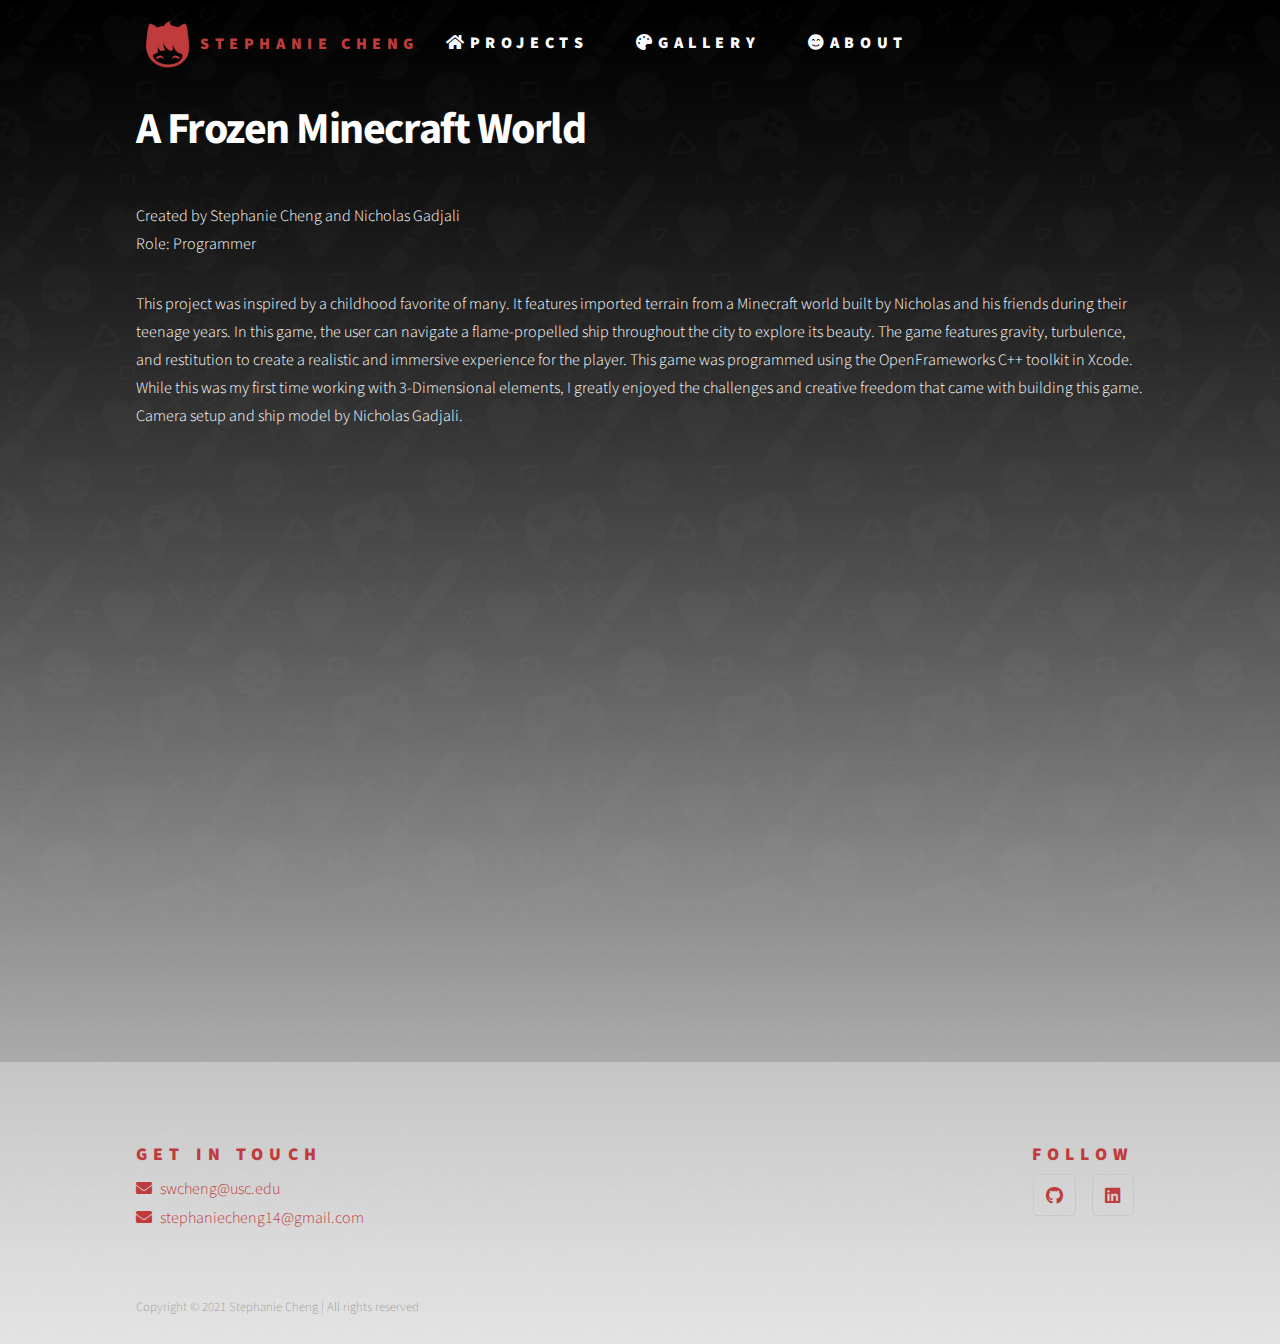
<file: frozenworld.html>
<!DOCTYPE HTML>
<!--
	Phantom by HTML5 UP
	html5up.net | @ajlkn
	Free for personal and commercial use under the CCA 3.0 license (html5up.net/license)
-->
<html>
	<head>
		<title>Projects - Frozen Minecragt World</title>
		<link rel="shortcut icon" type="image/jpg" href="images/StephFavi.png"/>
		<meta charset="utf-8" />
		<meta name="viewport" content="width=device-width, initial-scale=1, user-scalable=no" />
		<link rel="stylesheet" href="assets/css/main.css" />
		<noscript><link rel="stylesheet" href="assets/css/noscript.css" /></noscript>
	</head>
	<body class="is-preload">
		<!-- Wrapper -->
			<div id="wrapper">

				<!-- Header -->
					<header id="header">
						<div class="inner">

							<!-- Logo -->
								<a href="index.html" class="logo">
									<span class="symbol"><img src="images/StephCatLogo.svg" alt="" /></span><span class="title">Stephanie Cheng</span>
								</a>

							<!-- Nav -->
                                <nav id="barmenu">
                                    <ul>
                                        <li><a class="icon solid fa-home" href="index.html"><span>Projects</span></a></li>
                                        <li><a class="icon solid fa-palette" href="gallery.html"><span>Gallery</span></a></li>
                                        <li><a class="icon solid fa-smile-beam" href="about.html"><span>About</span></a></li>
                                    </ul>
                                </nav>	
								<nav>
									<ul>
										<li><a href="#menu">Menu</a></li>
									</ul>
								</nav>

						</div>
					</header>

				<!-- Menu -->
				<nav id="menu">
					<h2>Menu</h2>
					<ul>
						<li><a class="icon solid fa-home" href="index.html"><span> Projects</span></a></li>
						<li><a class="icon solid fa-palette" href="gallery.html"><span> Gallery</span></a></li>
						<li><a class="icon solid fa-smile-beam" href="about.html"><span> About</span></a></li>
					</ul>
				</nav>

				<!-- Main -->
					<div id="main">
						<div class="inner">
							<h1>A Frozen Minecraft World</h1>
							<p class = nomargin>Created by Stephanie Cheng and Nicholas Gadjali</p>
							<p>Role: Programmer</p>
							<p>This project was inspired by a childhood favorite of many. It features imported terrain from a Minecraft world built by Nicholas and his friends during their teenage years. 
								In this game, the user can navigate a flame-propelled ship throughout the city to explore its beauty. The game features gravity, turbulence, and restitution to create a realistic 
								and immersive experience for the player. This game was programmed using the OpenFrameworks C++ toolkit in Xcode. While this was my first time working with 3-Dimensional elements, 
								I greatly enjoyed the challenges and creative freedom that came with building this game. Camera setup and ship model by Nicholas Gadjali.</p>
                            <div class = iframe-container>
								<iframe src="https://www.youtube.com/embed/o167yc5dGEk?rel=0" title="A Frozen Minecraft World" frameborder="0" allowfullscreen></iframe>
							</div>
						</div>
					</div>

				<!-- Footer -->
				<footer id="footer">
					<div class="inner">
						<section>
							<h2>Get in touch</h2>
							<ul class="contact">
								<li><a class="icon solid fa-envelope"><span class="email">swcheng@usc.edu</span></a></li>
								<li><a class="icon solid fa-envelope"><span class="email">stephaniecheng14@gmail.com</span></a></li>
							</ul>
						</section>
						<section>
							<h2 id = "follow">Follow</h2>
							<ul class="icons">
								<li><a href="https://github.com/stephaniecheng1124" class="icon brands style2 fa-github"><span class="label">GitHub</span></a></li>
								<li><a href="https://www.linkedin.com/in/stephaniewcheng/" class="icon brands style2 fa-linkedin"><span class="label">LinkedIn</span></a></li>
							</ul>
						</section>
						<ul class="copyright">
							<li>Copyright &copy; 2021 Stephanie Cheng | All rights reserved</li>
						</ul>
					</div>
				</footer>

			</div>

		<!-- Scripts -->
			<script src="assets/js/jquery.min.js"></script>
			<script src="assets/js/browser.min.js"></script>
			<script src="assets/js/breakpoints.min.js"></script>
			<script src="assets/js/util.js"></script>
			<script src="assets/js/main.js"></script>

	</body>
</html>
</file>
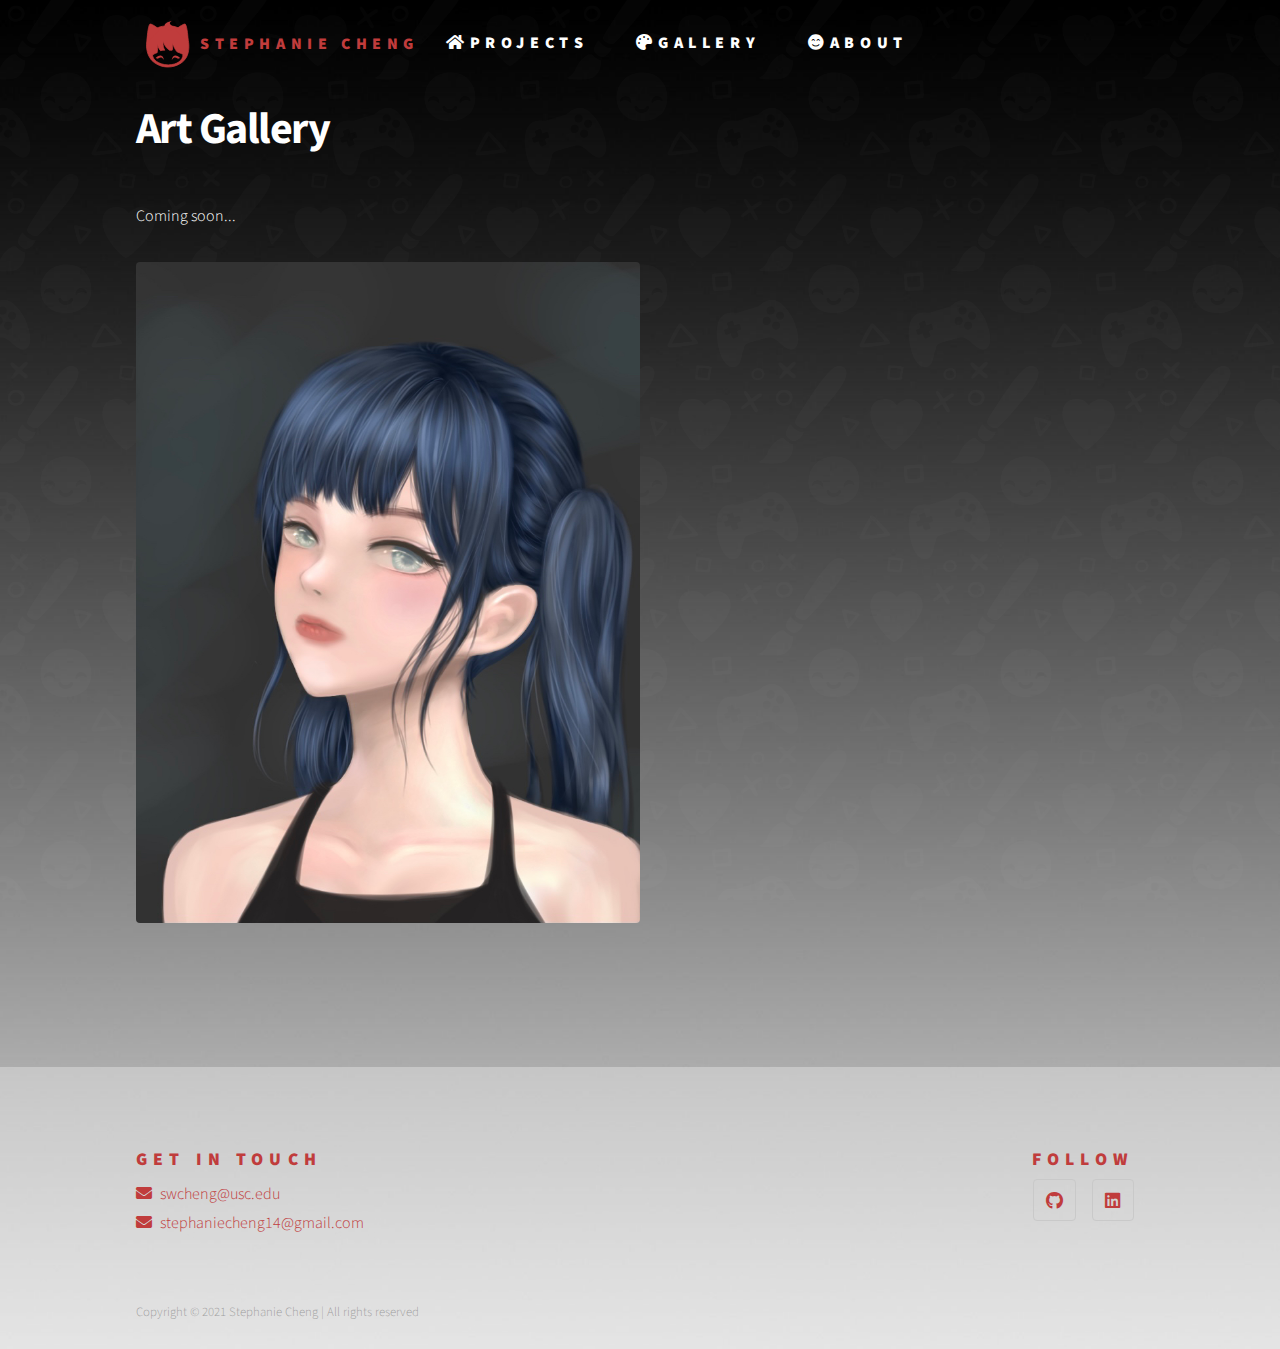
<file: gallery.html>
<!DOCTYPE HTML>
<!--
	Phantom by HTML5 UP
	html5up.net | @ajlkn
	Free for personal and commercial use under the CCA 3.0 license (html5up.net/license)
-->
<html>
	<head>
		<title>Gallery</title>
		<link rel="shortcut icon" type="image/jpg" href="images/StephFavi.png"/>
		<meta charset="utf-8" />
		<meta name="viewport" content="width=device-width, initial-scale=1, user-scalable=no" />
		<link rel="stylesheet" href="assets/css/main.css" />
		<noscript><link rel="stylesheet" href="assets/css/noscript.css" /></noscript>
	</head>
	<body class="is-preload">
		<!-- Wrapper -->
			<div id="wrapper">

				<!-- Header -->
					<header id="header">
						<div class="inner">

							<!-- Logo -->
								<a href="index.html" class="logo">
									<span class="symbol"><img src="images/StephCatLogo.svg" alt="" /></span><span class="title">Stephanie Cheng</span>
								</a>

							<!-- Nav -->
                                <nav id="barmenu">
                                    <ul>
                                        <li><a class="icon solid fa-home" href="index.html"><span>Projects</span></a></li>
                                        <li><a class="icon solid fa-palette" href="gallery.html"><span>Gallery</span></a></li>
                                        <li><a class="icon solid fa-smile-beam" href="about.html"><span>About</span></a></li>
                                    </ul>
                                </nav>	
								<nav>
									<ul>
										<li><a href="#menu">Menu</a></li>
									</ul>
								</nav>

						</div>
					</header>

				<!-- Menu -->
				<nav id="menu">
					<h2>Menu</h2>
					<ul>
						<li><a class="icon solid fa-home" href="index.html"><span> Projects</span></a></li>
						<li><a class="icon solid fa-palette" href="gallery.html"><span> Gallery</span></a></li>
						<li><a class="icon solid fa-smile-beam" href="about.html"><span> About</span></a></li>
					</ul>
				</nav>

				<!-- Main -->
					<div id="main">
						<div class="inner">
							<h1>Art Gallery</h1>
							<p>Coming soon...
							</p>
							<span class="image main"><img src="images/Marina.jpg" alt="Marine" style= "width:50%;height:50%" /></span>
						</div>
					</div>

				<!-- Footer -->
				<footer id="footer">
					<div class="inner">
						<section>
							<h2>Get in touch</h2>
							<ul class="contact">
								<li><a class="icon solid fa-envelope"><span class="email">swcheng@usc.edu</span></a></li>
								<li><a class="icon solid fa-envelope"><span class="email">stephaniecheng14@gmail.com</span></a></li>
							</ul>
						</section>
						<section>
							<h2 id = "follow">Follow</h2>
							<ul class="icons">
								<li><a href="https://github.com/stephaniecheng1124" class="icon brands style2 fa-github"><span class="label">GitHub</span></a></li>
								<li><a href="https://www.linkedin.com/in/stephaniewcheng/" class="icon brands style2 fa-linkedin"><span class="label">LinkedIn</span></a></li>
							</ul>
						</section>
						<ul class="copyright">
							<li>Copyright &copy; 2021 Stephanie Cheng | All rights reserved</li>
						</ul>
					</div>
				</footer>

			</div>

		<!-- Scripts -->
			<script src="assets/js/jquery.min.js"></script>
			<script src="assets/js/browser.min.js"></script>
			<script src="assets/js/breakpoints.min.js"></script>
			<script src="assets/js/util.js"></script>
			<script src="assets/js/main.js"></script>

	</body>
</html>
</file>
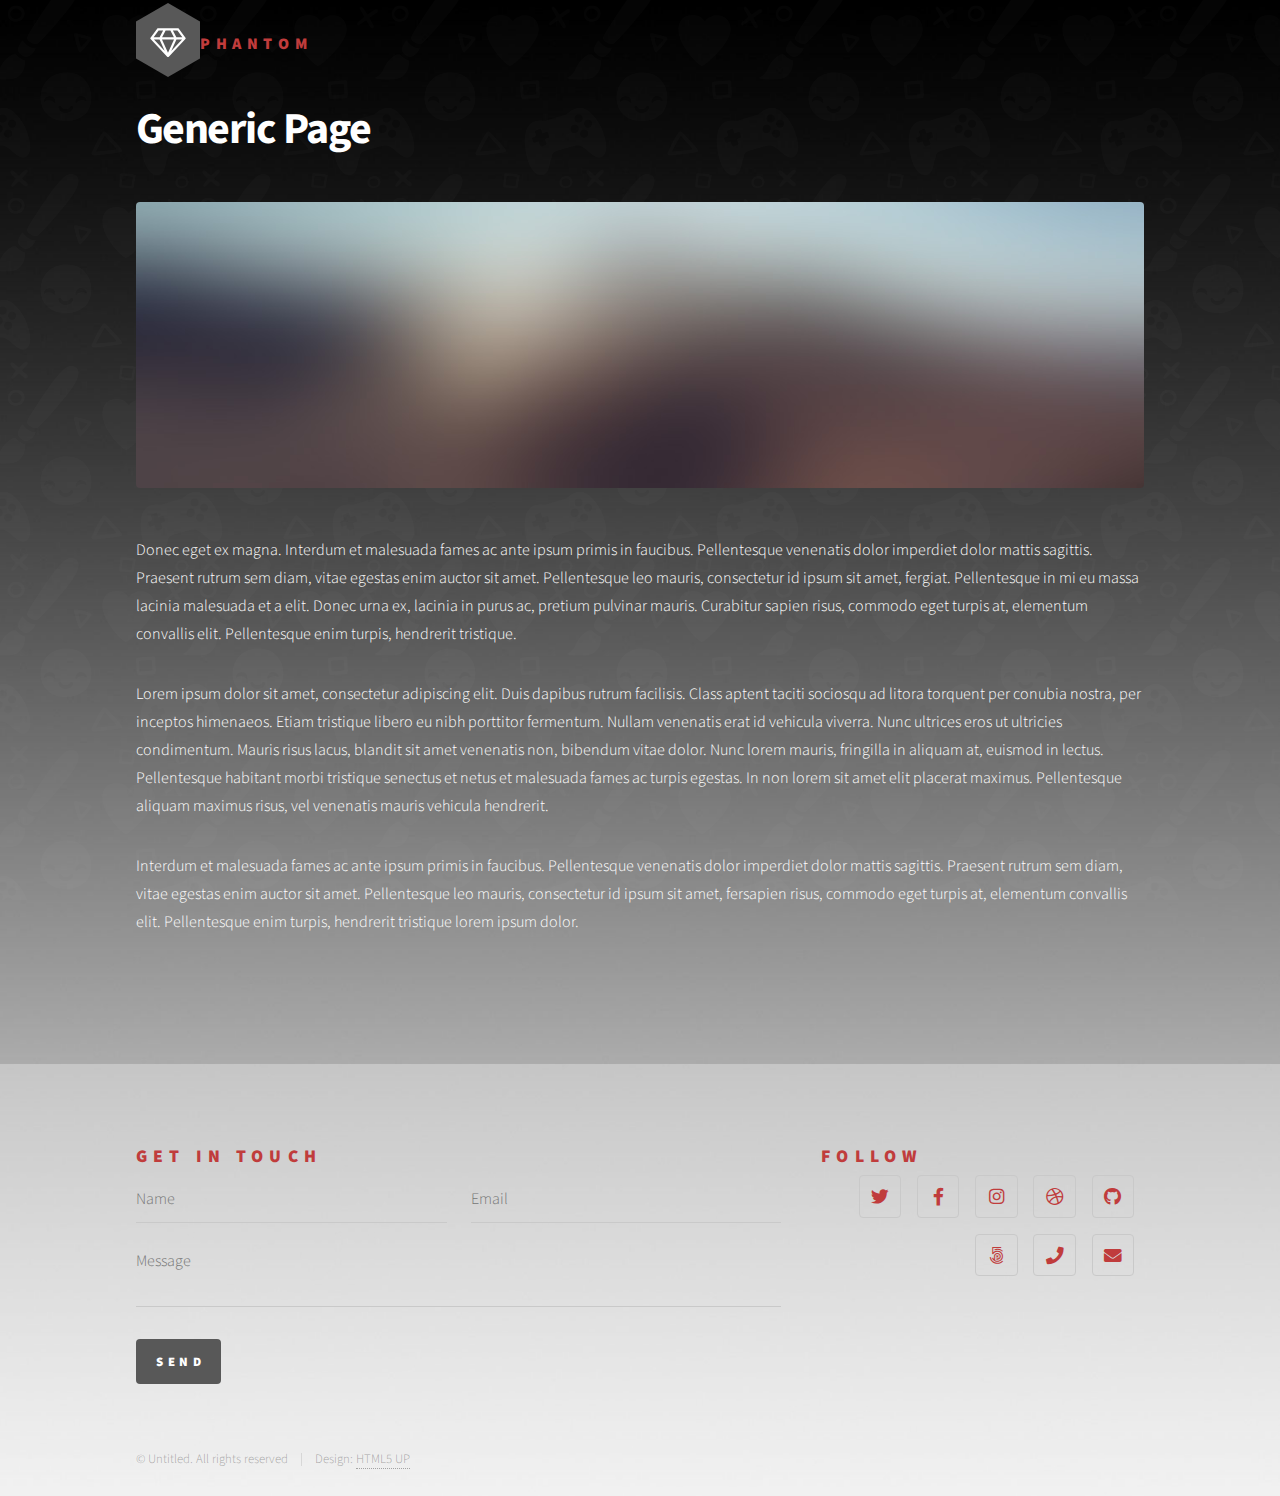
<file: generic.html>
<!DOCTYPE HTML>
<!--
	Phantom by HTML5 UP
	html5up.net | @ajlkn
	Free for personal and commercial use under the CCA 3.0 license (html5up.net/license)
-->
<html>
	<head>
		<title>Generic - Phantom by HTML5 UP</title>
		<meta charset="utf-8" />
		<meta name="viewport" content="width=device-width, initial-scale=1, user-scalable=no" />
		<link rel="stylesheet" href="assets/css/main.css" />
		<noscript><link rel="stylesheet" href="assets/css/noscript.css" /></noscript>
	</head>
	<body class="is-preload">
		<!-- Wrapper -->
			<div id="wrapper">

				<!-- Header -->
					<header id="header">
						<div class="inner">

							<!-- Logo -->
								<a href="index.html" class="logo">
									<span class="symbol"><img src="images/logo.svg" alt="" /></span><span class="title">Phantom</span>
								</a>

							<!-- Nav -->
								<nav>
									<ul>
										<li><a href="#menu">Menu</a></li>
									</ul>
								</nav>

						</div>
					</header>

				<!-- Menu -->
					<nav id="menu">
						<h2>Menu</h2>
						<ul>
							<li><a href="index.html">Home</a></li>
							<li><a href="generic.html">Ipsum veroeros</a></li>
							<li><a href="generic.html">Tempus etiam</a></li>
							<li><a href="generic.html">Consequat dolor</a></li>
							<li><a href="elements.html">Elements</a></li>
						</ul>
					</nav>

				<!-- Main -->
					<div id="main">
						<div class="inner">
							<h1>Generic Page</h1>
							<span class="image main"><img src="images/pic13.jpg" alt="" /></span>
							<p>Donec eget ex magna. Interdum et malesuada fames ac ante ipsum primis in faucibus. Pellentesque venenatis dolor imperdiet dolor mattis sagittis. Praesent rutrum sem diam, vitae egestas enim auctor sit amet. Pellentesque leo mauris, consectetur id ipsum sit amet, fergiat. Pellentesque in mi eu massa lacinia malesuada et a elit. Donec urna ex, lacinia in purus ac, pretium pulvinar mauris. Curabitur sapien risus, commodo eget turpis at, elementum convallis elit. Pellentesque enim turpis, hendrerit tristique.</p>
							<p>Lorem ipsum dolor sit amet, consectetur adipiscing elit. Duis dapibus rutrum facilisis. Class aptent taciti sociosqu ad litora torquent per conubia nostra, per inceptos himenaeos. Etiam tristique libero eu nibh porttitor fermentum. Nullam venenatis erat id vehicula viverra. Nunc ultrices eros ut ultricies condimentum. Mauris risus lacus, blandit sit amet venenatis non, bibendum vitae dolor. Nunc lorem mauris, fringilla in aliquam at, euismod in lectus. Pellentesque habitant morbi tristique senectus et netus et malesuada fames ac turpis egestas. In non lorem sit amet elit placerat maximus. Pellentesque aliquam maximus risus, vel venenatis mauris vehicula hendrerit.</p>
							<p>Interdum et malesuada fames ac ante ipsum primis in faucibus. Pellentesque venenatis dolor imperdiet dolor mattis sagittis. Praesent rutrum sem diam, vitae egestas enim auctor sit amet. Pellentesque leo mauris, consectetur id ipsum sit amet, fersapien risus, commodo eget turpis at, elementum convallis elit. Pellentesque enim turpis, hendrerit tristique lorem ipsum dolor.</p>
						</div>
					</div>

				<!-- Footer -->
					<footer id="footer">
						<div class="inner">
							<section>
								<h2>Get in touch</h2>
								<form method="post" action="#">
									<div class="fields">
										<div class="field half">
											<input type="text" name="name" id="name" placeholder="Name" />
										</div>
										<div class="field half">
											<input type="email" name="email" id="email" placeholder="Email" />
										</div>
										<div class="field">
											<textarea name="message" id="message" placeholder="Message"></textarea>
										</div>
									</div>
									<ul class="actions">
										<li><input type="submit" value="Send" class="primary" /></li>
									</ul>
								</form>
							</section>
							<section>
								<h2>Follow</h2>
								<ul class="icons">
									<li><a href="#" class="icon brands style2 fa-twitter"><span class="label">Twitter</span></a></li>
									<li><a href="#" class="icon brands style2 fa-facebook-f"><span class="label">Facebook</span></a></li>
									<li><a href="#" class="icon brands style2 fa-instagram"><span class="label">Instagram</span></a></li>
									<li><a href="#" class="icon brands style2 fa-dribbble"><span class="label">Dribbble</span></a></li>
									<li><a href="#" class="icon brands style2 fa-github"><span class="label">GitHub</span></a></li>
									<li><a href="#" class="icon brands style2 fa-500px"><span class="label">500px</span></a></li>
									<li><a href="#" class="icon solid style2 fa-phone"><span class="label">Phone</span></a></li>
									<li><a href="#" class="icon solid style2 fa-envelope"><span class="label">Email</span></a></li>
								</ul>
							</section>
							<ul class="copyright">
								<li>&copy; Untitled. All rights reserved</li><li>Design: <a href="http://html5up.net">HTML5 UP</a></li>
							</ul>
						</div>
					</footer>

			</div>

		<!-- Scripts -->
			<script src="assets/js/jquery.min.js"></script>
			<script src="assets/js/browser.min.js"></script>
			<script src="assets/js/breakpoints.min.js"></script>
			<script src="assets/js/util.js"></script>
			<script src="assets/js/main.js"></script>

	</body>
</html>
</file>
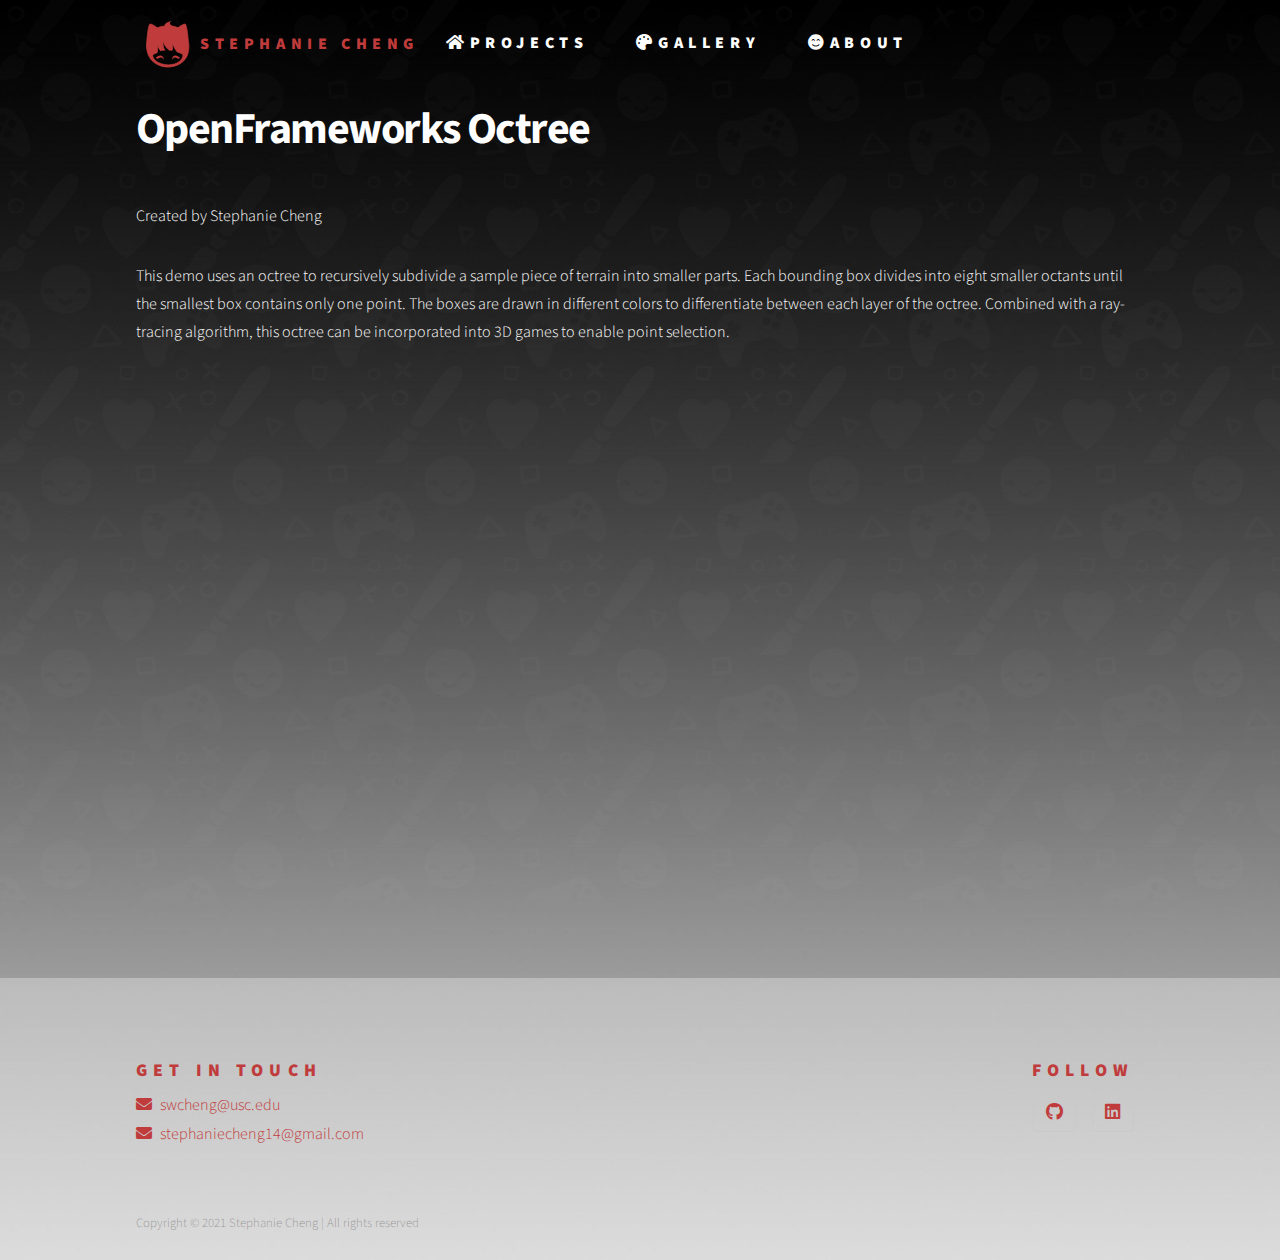
<file: octree.html>
<!DOCTYPE HTML>
<!--
	Phantom by HTML5 UP
	html5up.net | @ajlkn
	Free for personal and commercial use under the CCA 3.0 license (html5up.net/license)
-->
<html>
	<head>
		<title>Projects - Octree</title>
		<link rel="shortcut icon" type="image/jpg" href="images/StephFavi.png"/>
		<meta charset="utf-8" />
		<meta name="viewport" content="width=device-width, initial-scale=1, user-scalable=no" />
		<link rel="stylesheet" href="assets/css/main.css" />
		<noscript><link rel="stylesheet" href="assets/css/noscript.css" /></noscript>
	</head>
	<body class="is-preload">
		<!-- Wrapper -->
			<div id="wrapper">

				<!-- Header -->
					<header id="header">
						<div class="inner">

							<!-- Logo -->
								<a href="index.html" class="logo">
									<span class="symbol"><img src="images/StephCatLogo.svg" alt="" /></span><span class="title">Stephanie Cheng</span>
								</a>

							<!-- Nav -->
                                <nav id="barmenu">
                                    <ul>
                                        <li><a class="icon solid fa-home" href="index.html"><span>Projects</span></a></li>
                                        <li><a class="icon solid fa-palette" href="gallery.html"><span>Gallery</span></a></li>
                                        <li><a class="icon solid fa-smile-beam" href="about.html"><span>About</span></a></li>
                                    </ul>
                                </nav>	
								<nav>
									<ul>
										<li><a href="#menu">Menu</a></li>
									</ul>
								</nav>

						</div>
					</header>

				<!-- Menu -->
				<nav id="menu">
					<h2>Menu</h2>
					<ul>
						<li><a class="icon solid fa-home" href="index.html"><span> Projects</span></a></li>
						<li><a class="icon solid fa-palette" href="gallery.html"><span> Gallery</span></a></li>
						<li><a class="icon solid fa-smile-beam" href="about.html"><span> About</span></a></li>
					</ul>
				</nav>

				<!-- Main -->
					<div id="main">
						<div class="inner">
							<h1>OpenFrameworks Octree</h1>
							<p>Created by Stephanie Cheng</p>
							<p>This demo uses an octree to recursively subdivide a sample piece of terrain into smaller parts. Each bounding box divides into eight smaller octants until the smallest box contains only one point. The boxes are drawn in different colors to differentiate between each layer of the octree. Combined with a ray-tracing algorithm, this octree can be incorporated into 3D games to enable point selection.</p>
							<p> </p>
                            <div class = iframe-container>
                                <iframe src="https://www.youtube.com/embed/Ht18licVVKE?rel=0" title="Octree Demo" frameborder="0" allowfullscreen></iframe>
                            </div>
						</div>
					</div>

				<!-- Footer -->
				<footer id="footer">
					<div class="inner">
						<section>
							<h2>Get in touch</h2>
							<ul class="contact">
								<li><a class="icon solid fa-envelope"><span class="email">swcheng@usc.edu</span></a></li>
								<li><a class="icon solid fa-envelope"><span class="email">stephaniecheng14@gmail.com</span></a></li>
							</ul>
						</section>
						<section>
							<h2 id = "follow">Follow</h2>
							<ul class="icons">
								<li><a href="https://github.com/stephaniecheng1124" class="icon brands style2 fa-github"><span class="label">GitHub</span></a></li>
								<li><a href="https://www.linkedin.com/in/stephaniewcheng/" class="icon brands style2 fa-linkedin"><span class="label">LinkedIn</span></a></li>
							</ul>
						</section>
						<ul class="copyright">
							<li>Copyright &copy; 2021 Stephanie Cheng | All rights reserved</li>
						</ul>
					</div>
				</footer>

			</div>

		<!-- Scripts -->
			<script src="assets/js/jquery.min.js"></script>
			<script src="assets/js/browser.min.js"></script>
			<script src="assets/js/breakpoints.min.js"></script>
			<script src="assets/js/util.js"></script>
			<script src="assets/js/main.js"></script>

	</body>
</html>
</file>
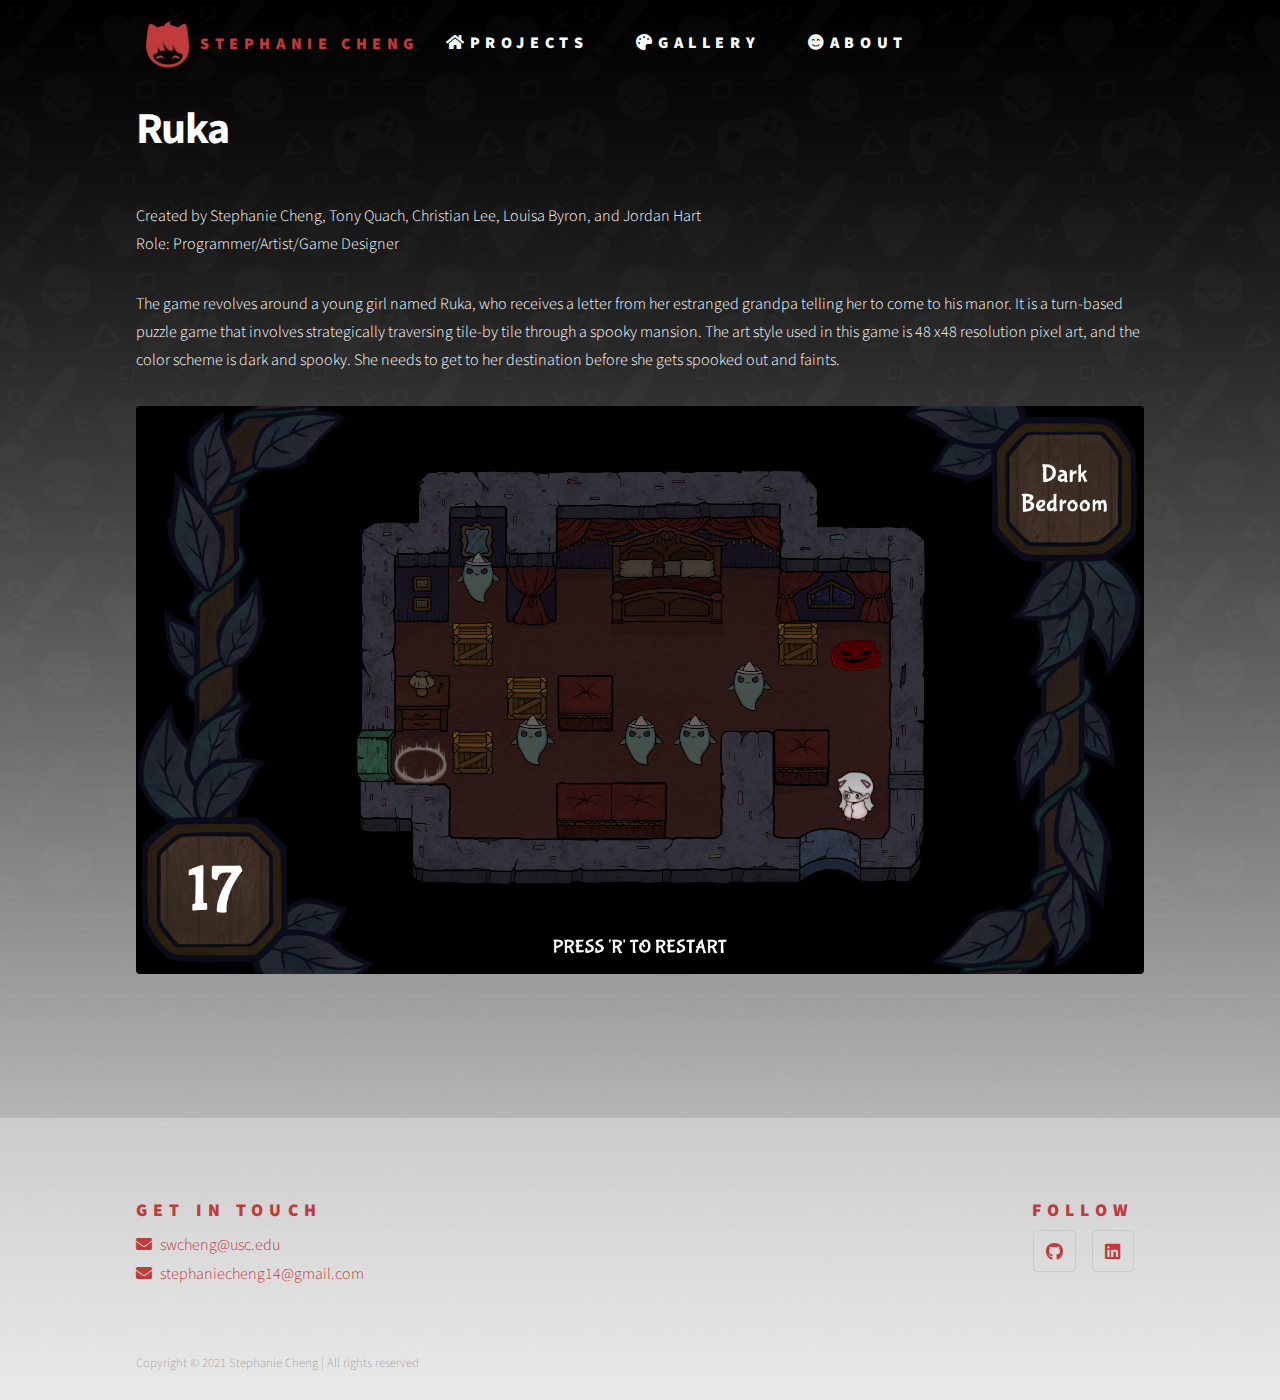
<file: ruka.html>
<!DOCTYPE HTML>
<!--
	Phantom by HTML5 UP
	html5up.net | @ajlkn
	Free for personal and commercial use under the CCA 3.0 license (html5up.net/license)
-->
<html>
	<head>
		<title>Projects - Ruka</title>
		<link rel="shortcut icon" type="image/jpg" href="images/StephFavi.png"/>
		<meta charset="utf-8" />
		<meta name="viewport" content="width=device-width, initial-scale=1, user-scalable=no" />
		<link rel="stylesheet" href="assets/css/main.css" />
		<noscript><link rel="stylesheet" href="assets/css/noscript.css" /></noscript>
	</head>
	<body class="is-preload">
		<!-- Wrapper -->
			<div id="wrapper">

				<!-- Header -->
					<header id="header">
						<div class="inner">

							<!-- Logo -->
								<a  class="logo" href="index.html">
									<span class="symbol"><img src="images/StephCatLogo.svg" alt="" /></span><span class="title">Stephanie Cheng</span>
								</a>

							<!-- Nav -->
                                <nav id="barmenu">
                                    <ul>
                                        <li><a class="icon solid fa-home" href="index.html"><span>Projects</span></a></li>
                                        <li><a class="icon solid fa-palette" href="gallery.html"><span>Gallery</span></a></li>
                                        <li><a class="icon solid fa-smile-beam" href="about.html"><span>About</span></a></li>
                                    </ul>
                                </nav>	
								<nav>
									<ul>
										<li><a href="#menu">Menu</a></li>
									</ul>
								</nav>

						</div>
					</header>

				<!-- Menu -->
				<nav id="menu">
					<h2>Menu</h2>
					<ul>
						<li><a class="icon solid fa-home" href="index.html"><span> Projects</span></a></li>
						<li><a class="icon solid fa-palette" href="gallery.html"><span> Gallery</span></a></li>
						<li><a class="icon solid fa-smile-beam" href="about.html"><span> About</span></a></li>
					</ul>
				</nav>

				<!-- Main -->
					<div id="main">
						<div class="inner">
							<h1>Ruka</h1>
							<p class = nomargin>Created by Stephanie Cheng, Tony Quach, Christian Lee, Louisa Byron, and Jordan Hart</p>
							<p>Role: Programmer/Artist/Game Designer</p>
							<p>The game revolves around a young girl named Ruka, who receives a letter from her estranged grandpa telling her to come to his manor. 
								It is a turn-based puzzle game that involves strategically traversing tile-by tile through a spooky mansion. The art style used in this game is 48 x48 resolution pixel art, 
								and the color scheme is dark and spooky. She needs to get to her destination before she gets spooked out and faints. </p>
							<span class="image main"><img src="images/RukaBedroom.png" alt="" /></span>
						</div>
					</div>

				<!-- Footer -->
				<footer id="footer">
					<div class="inner">
						<section>
							<h2>Get in touch</h2>
							<ul class="contact">
								<li><a class="icon solid fa-envelope"><span class="email">swcheng@usc.edu</span></a></li>
								<li><a class="icon solid fa-envelope"><span class="email">stephaniecheng14@gmail.com</span></a></li>
							</ul>
						</section>
						<section>
							<h2 id = "follow">Follow</h2>
							<ul class="icons">
								<li><a href="https://github.com/stephaniecheng1124" class="icon brands style2 fa-github"><span class="label">GitHub</span></a></li>
								<li><a href="https://www.linkedin.com/in/stephaniewcheng/" class="icon brands style2 fa-linkedin"><span class="label">LinkedIn</span></a></li>
							</ul>
						</section>
						<ul class="copyright">
							<li>Copyright &copy; 2021 Stephanie Cheng | All rights reserved</li>
						</ul>
					</div>
				</footer>

			</div>

		<!-- Scripts -->
			<script src="assets/js/jquery.min.js"></script>
			<script src="assets/js/browser.min.js"></script>
			<script src="assets/js/breakpoints.min.js"></script>
			<script src="assets/js/util.js"></script>
			<script src="assets/js/main.js"></script>

	</body>
</html>
</file>
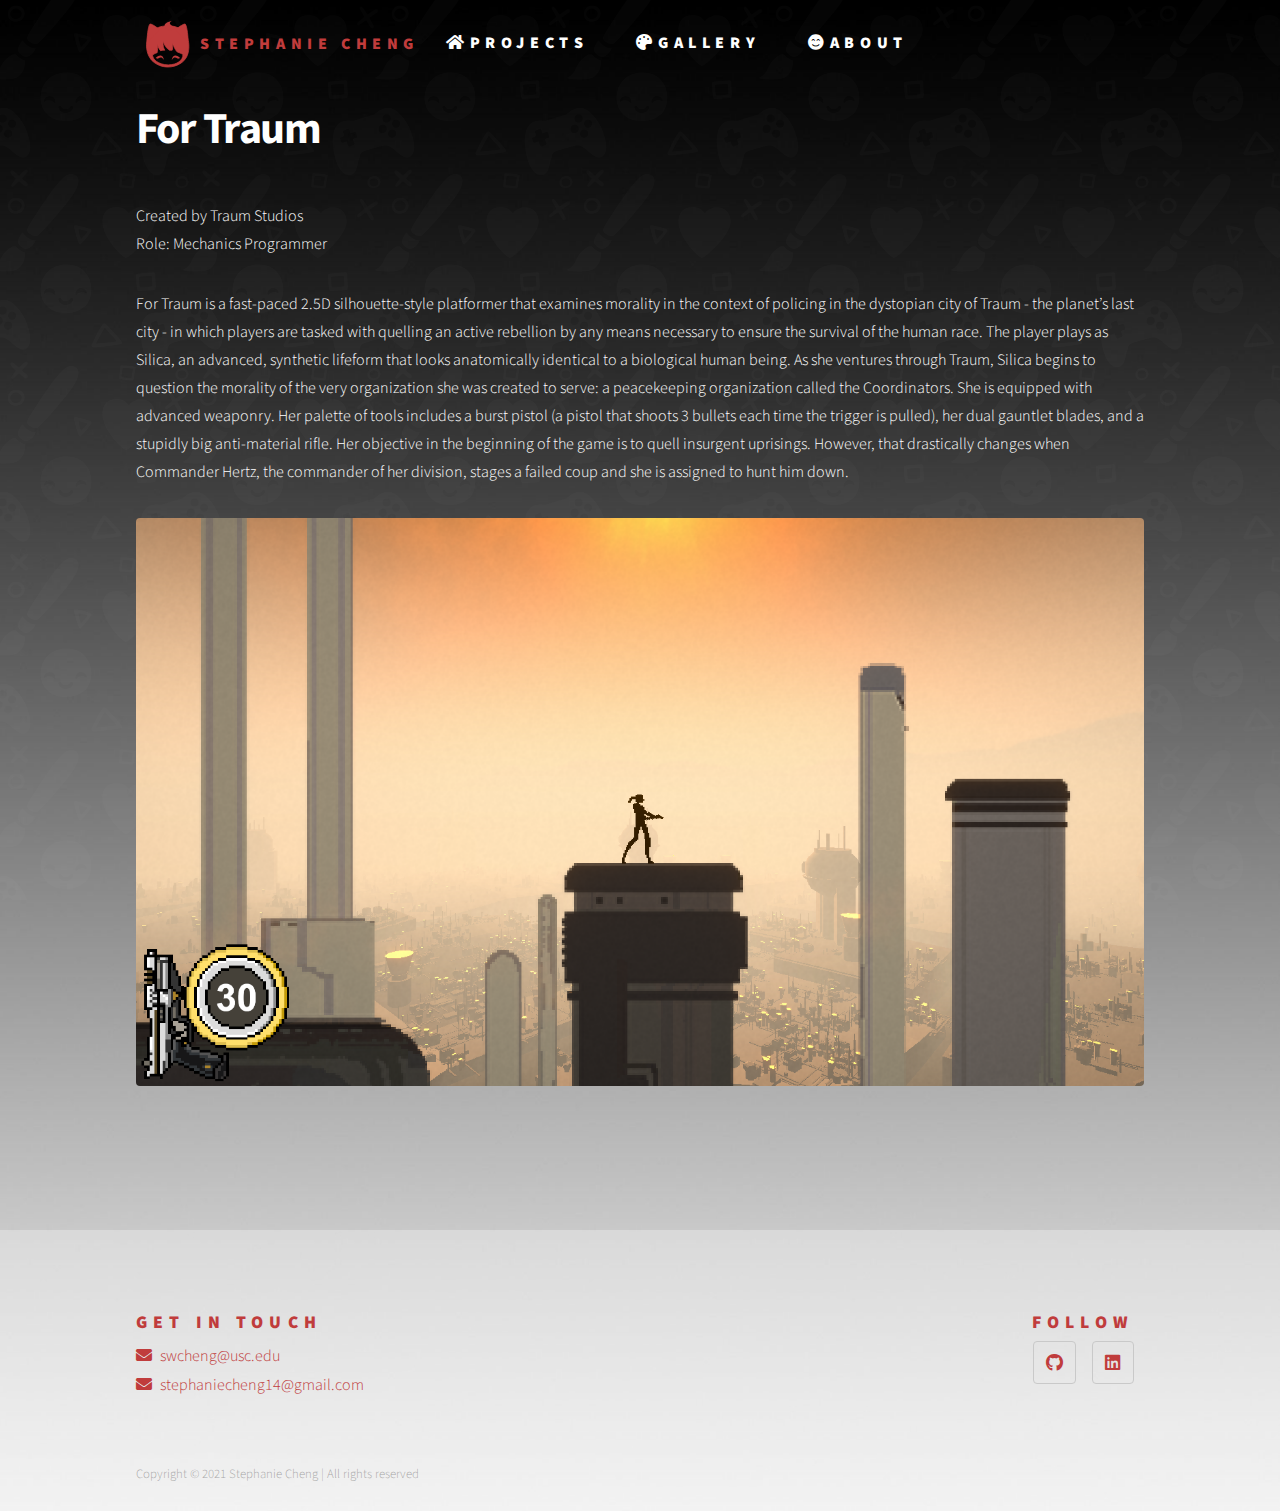
<file: traum.html>
<!DOCTYPE HTML>
<!--
	Phantom by HTML5 UP
	html5up.net | @ajlkn
	Free for personal and commercial use under the CCA 3.0 license (html5up.net/license)
-->
<html>
	<head>
		<title>Projects - For Traum</title>
		<link rel="shortcut icon" type="image/jpg" href="images/StephFavi.png"/>
		<meta charset="utf-8" />
		<meta name="viewport" content="width=device-width, initial-scale=1, user-scalable=no" />
		<link rel="stylesheet" href="assets/css/main.css" />
		<noscript><link rel="stylesheet" href="assets/css/noscript.css" /></noscript>
	</head>
	<body class="is-preload">
		<!-- Wrapper -->
			<div id="wrapper">

				<!-- Header -->
					<header id="header">
						<div class="inner">

							<!-- Logo -->
								<a href="index.html" class="logo">
									<span class="symbol"><img src="images/StephCatLogo.svg" alt="" /></span><span class="title">Stephanie Cheng</span>
								</a>

							<!-- Nav -->
                                <nav id="barmenu">
                                    <ul>
                                        <li><a class="icon solid fa-home" href="index.html"><span>Projects</span></a></li>
                                        <li><a class="icon solid fa-palette" href="gallery.html"><span>Gallery</span></a></li>
                                        <li><a class="icon solid fa-smile-beam" href="about.html"><span>About</span></a></li>
                                    </ul>
                                </nav>	
								<nav>
									<ul>
										<li><a href="#menu">Menu</a></li>
									</ul>
								</nav>

						</div>
					</header>

				<!-- Menu -->
				<nav id="menu">
					<h2>Menu</h2>
					<ul>
						<li><a class="icon solid fa-home" href="index.html"><span> Projects</span></a></li>
						<li><a class="icon solid fa-palette" href="gallery.html"><span> Gallery</span></a></li>
						<li><a class="icon solid fa-smile-beam" href="about.html"><span> About</span></a></li>
					</ul>
				</nav>

				<!-- Main -->
					<div id="main">
						<div class="inner">
							<h1>For Traum</h1>
							<p class = nomargin>Created by Traum Studios</p>
							<p>Role: Mechanics Programmer</p>
							<p>For Traum is a fast-paced 2.5D silhouette-style platformer that examines morality in the context of policing in the dystopian city of Traum - 
								the planet’s last city - in which players are tasked with quelling an active rebellion by any means necessary to ensure the survival of the 
								human race. The player plays as Silica, an advanced, synthetic lifeform that looks anatomically identical to a biological human being. As she ventures through Traum, 
								Silica begins to question the morality of the very organization she was created to serve: a peacekeeping organization called the Coordinators. She is equipped with advanced weaponry.  
								Her palette of tools includes a burst pistol (a pistol that shoots 3 bullets each time the trigger is pulled), her dual gauntlet blades, and a stupidly big anti-material rifle. Her 
								objective in the beginning of the game is to quell insurgent uprisings. However, that drastically changes when Commander Hertz, the commander of her division, stages a failed coup 
								and she is assigned to hunt him down.
                            </p>
                            <span class="image main"><img src="images/TraumScene.png" alt="" /></span>
						</div>
					</div>

				<!-- Footer -->
				<footer id="footer">
					<div class="inner">
						<section>
							<h2>Get in touch</h2>
							<ul class="contact">
								<li><a class="icon solid fa-envelope"><span class="email">swcheng@usc.edu</span></a></li>
								<li><a class="icon solid fa-envelope"><span class="email">stephaniecheng14@gmail.com</span></a></li>
							</ul>
						</section>
						<section>
							<h2 id = "follow">Follow</h2>
							<ul class="icons">
								<li><a href="https://github.com/stephaniecheng1124" class="icon brands style2 fa-github"><span class="label">GitHub</span></a></li>
								<li><a href="https://www.linkedin.com/in/stephaniewcheng/" class="icon brands style2 fa-linkedin"><span class="label">LinkedIn</span></a></li>
							</ul>
						</section>
						<ul class="copyright">
							<li>Copyright &copy; 2021 Stephanie Cheng | All rights reserved</li>
						</ul>
					</div>
				</footer>

			</div>

		<!-- Scripts -->
			<script src="assets/js/jquery.min.js"></script>
			<script src="assets/js/browser.min.js"></script>
			<script src="assets/js/breakpoints.min.js"></script>
			<script src="assets/js/util.js"></script>
			<script src="assets/js/main.js"></script>

	</body>
</html>
</file>
<file: assets/css/noscript.css>
/*
	Phantom by HTML5 UP
	html5up.net | @ajlkn
	Free for personal and commercial use under the CCA 3.0 license (html5up.net/license)
*/

/* Tiles */

	body.is-preload .tiles article {
		-moz-transform: none;
		-webkit-transform: none;
		-ms-transform: none;
		transform: none;
		opacity: 1;
	}
</file>
<file: assets/css/main.css>
@import url(fontawesome-all.min.css);
@import url("https://fonts.googleapis.com/css?family=Source+Sans+Pro:300,700,900");

/*
	Phantom by HTML5 UP
	html5up.net | @ajlkn
	Free for personal and commercial use under the CCA 3.0 license (html5up.net/license)
*/

html, body, div, span, applet, object,
iframe, h1, h2, h3, h4, h5, h6, p, blockquote,
pre, a, abbr, acronym, address, big, cite,
code, del, dfn, em, img, ins, kbd, q, s, samp,
small, strike, strong, sub, sup, tt, var, b,
u, i, center, dl, dt, dd, ol, ul, li, fieldset,
form, label, legend, table, caption, tbody,
tfoot, thead, tr, th, td, article, aside,
canvas, details, embed, figure, figcaption,
footer, header, hgroup, menu, nav, output, ruby,
section, summary, time, mark, audio, video {
	margin: 0;
	padding: 0;
	border: 0;
	font-size: 100%;
	font: inherit;
	vertical-align: baseline;}

article, aside, details, figcaption, figure,
footer, header, hgroup, menu, nav, section {
	display: block;}

body {
	line-height: 1;
}

ol, ul {
	list-style: none;
}

blockquote, q {
	quotes: none;
}

	blockquote:before, blockquote:after, q:before, q:after {
		content: '';
		content: none;
	}

table {
	border-collapse: collapse;
	border-spacing: 0;
}

body {
	-webkit-text-size-adjust: none;
}

mark {
	background-color: transparent;
	color: inherit;
}

input::-moz-focus-inner {
	border: 0;
	padding: 0;
}

input, select, textarea {
	-moz-appearance: none;
	-webkit-appearance: none;
	-ms-appearance: none;
	appearance: none;
}

/* Basic */

	@-ms-viewport {
		width: device-width;
	}

	body {
		-ms-overflow-style: scrollbar;
	}

	@media screen and (max-width: 480px) {

		html, body {
			min-width: 320px;
		}

	}

	html {
		box-sizing: border-box;
	}

	*, *:before, *:after {
		box-sizing: inherit;
	}

	body {
		/*background: #ffffff; */
		background-image: url("../../images/GreyOmbre.jpg");
		background-repeat: no-repeat;
		background-size: cover;
		background-attachment: scroll;
		
	}

	body::before {    
		content: "";
		background-image: url("../../images/whiteGameOverlay.png");
		background-size: 15%;
		background-repeat: repeat;
		position: absolute;
		top: 0px;
		right: 0px;
		bottom: 0px;
		left: 0px;
		opacity: 0.02;
		z-index: -100;   /*Overlay pattern moves behidn button*/
  }

		body.is-preload *, body.is-preload *:before, body.is-preload *:after {
			-moz-animation: none !important;
			-webkit-animation: none !important;
			-ms-animation: none !important;
			animation: none !important;
			-moz-transition: none !important;
			-webkit-transition: none !important;
			-ms-transition: none !important;
			transition: none !important;
		}

/* Type */

	body, input, select, textarea {
		color: #c03c3c;
		font-family: "Source Sans Pro", Helvetica, sans-serif;
		font-size: 16pt;
		font-weight: 300;
		line-height: 1.75;
	}

	h1 {
		color:rgb(255, 255, 255);
	}

	p {
		color:rgb(255, 255, 255);
	}

		@media screen and (max-width: 1680px) {

			body, input, select, textarea {
				font-size: 14pt;
			}

		}

		@media screen and (max-width: 1280px) {

			body, input, select, textarea {
				font-size: 12pt;
			}

		}

	a {
		-moz-transition: border-bottom-color 0.2s ease, color 0.2s ease;
		-webkit-transition: border-bottom-color 0.2s ease, color 0.2s ease;
		-ms-transition: border-bottom-color 0.2s ease, color 0.2s ease;
		transition: border-bottom-color 0.2s ease, color 0.2s ease;
		text-decoration: none;
		color: #ffffff;   /*Nav Bar Font color - Steph Edit*/
		border-bottom: dotted 1px rgba(88, 88, 88, 0.5);
	}

		#barmenu a:hover {
			border-bottom-color: transparent;
			color: #a52c2c !important;
		}

		#menu a:hover { /*Steph Edit menu hover color*/
			border-bottom-color: transparent;
			color: #ffffff !important;
		}

	strong, b {
		font-weight: 900;
	}

	em, i {
		font-style: italic;
	}

	p {
		margin: 0 0 2em 0;
	}

	/*Steph edit remove space after p*/
	p.nomargin {
		margin: 0 0 0em 0;
	}

	h1 {
		font-size: 2.75em;
		font-weight: 700;
		line-height: 1.3;
		margin: 0.3em 0 1em 0;  /*Steph Edit*/
		letter-spacing: -0.035em;
	}

		h1 a {
			color: inherit;
		}

		@media screen and (max-width: 736px) {

			h1 {
				font-size: 2em;
				margin: 0 0 1em 0;
			}

		}

		@media screen and (max-width: 360px) {

			h1 {
				font-size: 1.75em;
			}

		}

	h2, h3, h4, h5, h6 {
		font-weight: 900;
		line-height: 1.5;
		margin: 0 0 2em 0;
		text-transform: uppercase;
		letter-spacing: 0.35em;
	}

		h2 a, h3 a, h4 a, h5 a, h6 a {
			color: inherit;
		}

	h2 {
		font-size: 1.1em;
	}

	h3 {
		font-size: 1em;
	}

	h4 {
		font-size: 0.8em;
	}

	h5 {
		font-size: 0.8em;
	}

	h6 {
		font-size: 0.8em;
	}

	@media screen and (max-width: 980px) {

		h1 br, h2 br, h3 br, h4 br, h5 br, h6 br {
			display: none;
		}

	}

	@media screen and (max-width: 736px) {

		h2 {
			font-size: 1em;
		}

		h3 {
			font-size: 0.8em;
		}

	}

	sub {
		font-size: 0.8em;
		position: relative;
		top: 0.5em;
	}

	sup {
		font-size: 0.8em;
		position: relative;
		top: -0.5em;
	}

	blockquote {
		border-left: solid 4px #c9c9c9;
		font-style: italic;
		margin: 0 0 2em 0;
		padding: 0.5em 0 0.5em 2em;
	}

	code {
		background: rgba(144, 144, 144, 0.075);
		border-radius: 4px;
		border: solid 1px #c9c9c9;
		font-family: "Courier New", monospace;
		font-size: 0.9em;
		margin: 0 0.25em;
		padding: 0.25em 0.65em;
	}

	pre {
		-webkit-overflow-scrolling: touch;
		font-family: "Courier New", monospace;
		font-size: 0.9em;
		margin: 0 0 2em 0;
	}

		pre code {
			display: block;
			line-height: 1.75;
			padding: 1em 1.5em;
			overflow-x: auto;
		}

	hr {
		border: 0;
		border-bottom: solid 1px #c9c9c9;
		margin: 2em 0;
	}

		hr.major {
			margin: 3em 0;
		}

	.align-left {
		text-align: left;
	}

	.align-center {
		text-align: center;
	}

	.align-right {
		text-align: right;
	}

/* Row */

	.row {
		display: flex;
		flex-wrap: wrap;
		box-sizing: border-box;
		align-items: stretch;
	}

		.row > * {
			box-sizing: border-box;
		}

		.row.gtr-uniform > * > :last-child {
			margin-bottom: 0;
		}

		.row.aln-left {
			justify-content: flex-start;
		}

		.row.aln-center {
			justify-content: center;
		}

		.row.aln-right {
			justify-content: flex-end;
		}

		.row.aln-top {
			align-items: flex-start;
		}

		.row.aln-middle {
			align-items: center;
		}

		.row.aln-bottom {
			align-items: flex-end;
		}

		.row > .imp {
			order: -1;
		}

		.row > .col-1 {
			width: 8.33333%;
		}

		.row > .off-1 {
			margin-left: 8.33333%;
		}

		.row > .col-2 {
			width: 16.66667%;
		}

		.row > .off-2 {
			margin-left: 16.66667%;
		}

		.row > .col-3 {
			width: 25%;
		}

		.row > .off-3 {
			margin-left: 25%;
		}

		.row > .col-4 {
			width: 33.33333%;
		}

		.row > .off-4 {
			margin-left: 33.33333%;
		}

		.row > .col-5 {
			width: 41.66667%;
		}

		.row > .off-5 {
			margin-left: 41.66667%;
		}

		.row > .col-6 {
			width: 50%;
		}

		.row > .off-6 {
			margin-left: 50%;
		}

		.row > .col-7 {
			width: 58.33333%;
		}

		.row > .off-7 {
			margin-left: 58.33333%;
		}

		.row > .col-8 {
			width: 66.66667%;
		}

		.row > .off-8 {
			margin-left: 66.66667%;
		}

		.row > .col-9 {
			width: 75%;
		}

		.row > .off-9 {
			margin-left: 75%;
		}

		.row > .col-10 {
			width: 83.33333%;
		}

		.row > .off-10 {
			margin-left: 83.33333%;
		}

		.row > .col-11 {
			width: 91.66667%;
		}

		.row > .off-11 {
			margin-left: 91.66667%;
		}

		.row > .col-12 {
			width: 100%;
		}

		.row > .off-12 {
			margin-left: 100%;
		}

		.row.gtr-0 {
			margin-top: 0;
			margin-left: 0em;
		}

			.row.gtr-0 > * {
				padding: 0 0 0 0em;
			}

			.row.gtr-0.gtr-uniform {
				margin-top: 0em;
			}

				.row.gtr-0.gtr-uniform > * {
					padding-top: 0em;
				}

		.row.gtr-25 {
			margin-top: 0;
			margin-left: -0.5em;
		}

			.row.gtr-25 > * {
				padding: 0 0 0 0.5em;
			}

			.row.gtr-25.gtr-uniform {
				margin-top: -0.5em;
			}

				.row.gtr-25.gtr-uniform > * {
					padding-top: 0.5em;
				}

		.row.gtr-50 {
			margin-top: 0;
			margin-left: -1em;
		}

			.row.gtr-50 > * {
				padding: 0 0 0 1em;
			}

			.row.gtr-50.gtr-uniform {
				margin-top: -1em;
			}

				.row.gtr-50.gtr-uniform > * {
					padding-top: 1em;
				}

		.row {
			margin-top: 0;
			margin-left: -2em;
		}

			.row > * {
				padding: 0 0 0 2em;
			}

			.row.gtr-uniform {
				margin-top: -2em;
			}

				.row.gtr-uniform > * {
					padding-top: 2em;
				}

		.row.gtr-150 {
			margin-top: 0;
			margin-left: -3em;
		}

			.row.gtr-150 > * {
				padding: 0 0 0 3em;
			}

			.row.gtr-150.gtr-uniform {
				margin-top: -3em;
			}

				.row.gtr-150.gtr-uniform > * {
					padding-top: 3em;
				}

		.row.gtr-200 {
			margin-top: 0;
			margin-left: -4em;
		}

			.row.gtr-200 > * {
				padding: 0 0 0 4em;
			}

			.row.gtr-200.gtr-uniform {
				margin-top: -4em;
			}

				.row.gtr-200.gtr-uniform > * {
					padding-top: 4em;
				}

		@media screen and (max-width: 1680px) {

			.row {
				display: flex;
				flex-wrap: wrap;
				box-sizing: border-box;
				align-items: stretch;
			}

				.row > * {
					box-sizing: border-box;
				}

				.row.gtr-uniform > * > :last-child {
					margin-bottom: 0;
				}

				.row.aln-left {
					justify-content: flex-start;
				}

				.row.aln-center {
					justify-content: center;
				}

				.row.aln-right {
					justify-content: flex-end;
				}

				.row.aln-top {
					align-items: flex-start;
				}

				.row.aln-middle {
					align-items: center;
				}

				.row.aln-bottom {
					align-items: flex-end;
				}

				.row > .imp-xlarge {
					order: -1;
				}

				.row > .col-1-xlarge {
					width: 8.33333%;
				}

				.row > .off-1-xlarge {
					margin-left: 8.33333%;
				}

				.row > .col-2-xlarge {
					width: 16.66667%;
				}

				.row > .off-2-xlarge {
					margin-left: 16.66667%;
				}

				.row > .col-3-xlarge {
					width: 25%;
				}

				.row > .off-3-xlarge {
					margin-left: 25%;
				}

				.row > .col-4-xlarge {
					width: 33.33333%;
				}

				.row > .off-4-xlarge {
					margin-left: 33.33333%;
				}

				.row > .col-5-xlarge {
					width: 41.66667%;
				}

				.row > .off-5-xlarge {
					margin-left: 41.66667%;
				}

				.row > .col-6-xlarge {
					width: 50%;
				}

				.row > .off-6-xlarge {
					margin-left: 50%;
				}

				.row > .col-7-xlarge {
					width: 58.33333%;
				}

				.row > .off-7-xlarge {
					margin-left: 58.33333%;
				}

				.row > .col-8-xlarge {
					width: 66.66667%;
				}

				.row > .off-8-xlarge {
					margin-left: 66.66667%;
				}

				.row > .col-9-xlarge {
					width: 75%;
				}

				.row > .off-9-xlarge {
					margin-left: 75%;
				}

				.row > .col-10-xlarge {
					width: 83.33333%;
				}

				.row > .off-10-xlarge {
					margin-left: 83.33333%;
				}

				.row > .col-11-xlarge {
					width: 91.66667%;
				}

				.row > .off-11-xlarge {
					margin-left: 91.66667%;
				}

				.row > .col-12-xlarge {
					width: 100%;
				}

				.row > .off-12-xlarge {
					margin-left: 100%;
				}

				.row.gtr-0 {
					margin-top: 0;
					margin-left: 0em;
				}

					.row.gtr-0 > * {
						padding: 0 0 0 0em;
					}

					.row.gtr-0.gtr-uniform {
						margin-top: 0em;
					}

						.row.gtr-0.gtr-uniform > * {
							padding-top: 0em;
						}

				.row.gtr-25 {
					margin-top: 0;
					margin-left: -0.5em;
				}

					.row.gtr-25 > * {
						padding: 0 0 0 0.5em;
					}

					.row.gtr-25.gtr-uniform {
						margin-top: -0.5em;
					}

						.row.gtr-25.gtr-uniform > * {
							padding-top: 0.5em;
						}

				.row.gtr-50 {
					margin-top: 0;
					margin-left: -1em;
				}

					.row.gtr-50 > * {
						padding: 0 0 0 1em;
					}

					.row.gtr-50.gtr-uniform {
						margin-top: -1em;
					}

						.row.gtr-50.gtr-uniform > * {
							padding-top: 1em;
						}

				.row {
					margin-top: 0;
					margin-left: -2em;
				}

					.row > * {
						padding: 0 0 0 2em;
					}

					.row.gtr-uniform {
						margin-top: -2em;
					}

						.row.gtr-uniform > * {
							padding-top: 2em;
						}

				.row.gtr-150 {
					margin-top: 0;
					margin-left: -3em;
				}

					.row.gtr-150 > * {
						padding: 0 0 0 3em;
					}

					.row.gtr-150.gtr-uniform {
						margin-top: -3em;
					}

						.row.gtr-150.gtr-uniform > * {
							padding-top: 3em;
						}

				.row.gtr-200 {
					margin-top: 0;
					margin-left: -4em;
				}

					.row.gtr-200 > * {
						padding: 0 0 0 4em;
					}

					.row.gtr-200.gtr-uniform {
						margin-top: -4em;
					}

						.row.gtr-200.gtr-uniform > * {
							padding-top: 4em;
						}

		}

		@media screen and (max-width: 1280px) {

			.row {
				display: flex;
				flex-wrap: wrap;
				box-sizing: border-box;
				align-items: stretch;
			}

				.row > * {
					box-sizing: border-box;
				}

				.row.gtr-uniform > * > :last-child {
					margin-bottom: 0;
				}

				.row.aln-left {
					justify-content: flex-start;
				}

				.row.aln-center {
					justify-content: center;
				}

				.row.aln-right {
					justify-content: flex-end;
				}

				.row.aln-top {
					align-items: flex-start;
				}

				.row.aln-middle {
					align-items: center;
				}

				.row.aln-bottom {
					align-items: flex-end;
				}

				.row > .imp-large {
					order: -1;
				}

				.row > .col-1-large {
					width: 8.33333%;
				}

				.row > .off-1-large {
					margin-left: 8.33333%;
				}

				.row > .col-2-large {
					width: 16.66667%;
				}

				.row > .off-2-large {
					margin-left: 16.66667%;
				}

				.row > .col-3-large {
					width: 25%;
				}

				.row > .off-3-large {
					margin-left: 25%;
				}

				.row > .col-4-large {
					width: 33.33333%;
				}

				.row > .off-4-large {
					margin-left: 33.33333%;
				}

				.row > .col-5-large {
					width: 41.66667%;
				}

				.row > .off-5-large {
					margin-left: 41.66667%;
				}

				.row > .col-6-large {
					width: 50%;
				}

				.row > .off-6-large {
					margin-left: 50%;
				}

				.row > .col-7-large {
					width: 58.33333%;
				}

				.row > .off-7-large {
					margin-left: 58.33333%;
				}

				.row > .col-8-large {
					width: 66.66667%;
				}

				.row > .off-8-large {
					margin-left: 66.66667%;
				}

				.row > .col-9-large {
					width: 75%;
				}

				.row > .off-9-large {
					margin-left: 75%;
				}

				.row > .col-10-large {
					width: 83.33333%;
				}

				.row > .off-10-large {
					margin-left: 83.33333%;
				}

				.row > .col-11-large {
					width: 91.66667%;
				}

				.row > .off-11-large {
					margin-left: 91.66667%;
				}

				.row > .col-12-large {
					width: 100%;
				}

				.row > .off-12-large {
					margin-left: 100%;
				}

				.row.gtr-0 {
					margin-top: 0;
					margin-left: 0em;
				}

					.row.gtr-0 > * {
						padding: 0 0 0 0em;
					}

					.row.gtr-0.gtr-uniform {
						margin-top: 0em;
					}

						.row.gtr-0.gtr-uniform > * {
							padding-top: 0em;
						}

				.row.gtr-25 {
					margin-top: 0;
					margin-left: -0.5em;
				}

					.row.gtr-25 > * {
						padding: 0 0 0 0.5em;
					}

					.row.gtr-25.gtr-uniform {
						margin-top: -0.5em;
					}

						.row.gtr-25.gtr-uniform > * {
							padding-top: 0.5em;
						}

				.row.gtr-50 {
					margin-top: 0;
					margin-left: -1em;
				}

					.row.gtr-50 > * {
						padding: 0 0 0 1em;
					}

					.row.gtr-50.gtr-uniform {
						margin-top: -1em;
					}

						.row.gtr-50.gtr-uniform > * {
							padding-top: 1em;
						}

				.row {
					margin-top: 0;
					margin-left: -2em;
				}

					.row > * {
						padding: 0 0 0 2em;
					}

					.row.gtr-uniform {
						margin-top: -2em;
					}

						.row.gtr-uniform > * {
							padding-top: 2em;
						}

				.row.gtr-150 {
					margin-top: 0;
					margin-left: -3em;
				}

					.row.gtr-150 > * {
						padding: 0 0 0 3em;
					}

					.row.gtr-150.gtr-uniform {
						margin-top: -3em;
					}

						.row.gtr-150.gtr-uniform > * {
							padding-top: 3em;
						}

				.row.gtr-200 {
					margin-top: 0;
					margin-left: -4em;
				}

					.row.gtr-200 > * {
						padding: 0 0 0 4em;
					}

					.row.gtr-200.gtr-uniform {
						margin-top: -4em;
					}

						.row.gtr-200.gtr-uniform > * {
							padding-top: 4em;
						}

		}

		@media screen and (max-width: 980px) {

			
			.row {
				display: flex;
				flex-wrap: wrap;
				box-sizing: border-box;
				align-items: stretch;
			}

				.row > * {
					box-sizing: border-box;
				}

				.row.gtr-uniform > * > :last-child {
					margin-bottom: 0;
				}

				.row.aln-left {
					justify-content: flex-start;
				}

				.row.aln-center {
					justify-content: center;
				}

				.row.aln-right {
					justify-content: flex-end;
				}

				.row.aln-top {
					align-items: flex-start;
				}

				.row.aln-middle {
					align-items: center;
				}

				.row.aln-bottom {
					align-items: flex-end;
				}

				.row > .imp-medium {
					order: -1;
				}

				.row > .col-1-medium {
					width: 8.33333%;
				}

				.row > .off-1-medium {
					margin-left: 8.33333%;
				}

				.row > .col-2-medium {
					width: 16.66667%;
				}

				.row > .off-2-medium {
					margin-left: 16.66667%;
				}

				.row > .col-3-medium {
					width: 25%;
				}

				.row > .off-3-medium {
					margin-left: 25%;
				}

				.row > .col-4-medium {
					width: 33.33333%;
				}

				.row > .off-4-medium {
					margin-left: 33.33333%;
				}

				.row > .col-5-medium {
					width: 41.66667%;
				}

				.row > .off-5-medium {
					margin-left: 41.66667%;
				}

				.row > .col-6-medium {
					width: 50%;
				}

				.row > .off-6-medium {
					margin-left: 50%;
				}

				.row > .col-7-medium {
					width: 58.33333%;
				}

				.row > .off-7-medium {
					margin-left: 58.33333%;
				}

				.row > .col-8-medium {
					width: 66.66667%;
				}

				.row > .off-8-medium {
					margin-left: 66.66667%;
				}

				.row > .col-9-medium {
					width: 75%;
				}

				.row > .off-9-medium {
					margin-left: 75%;
				}

				.row > .col-10-medium {
					width: 83.33333%;
				}

				.row > .off-10-medium {
					margin-left: 83.33333%;
				}

				.row > .col-11-medium {
					width: 91.66667%;
				}

				.row > .off-11-medium {
					margin-left: 91.66667%;
				}

				.row > .col-12-medium {
					width: 100%;
				}

				.row > .off-12-medium {
					margin-left: 100%;
				}

				.row.gtr-0 {
					margin-top: 0;
					margin-left: 0em;
				}

					.row.gtr-0 > * {
						padding: 0 0 0 0em;
					}

					.row.gtr-0.gtr-uniform {
						margin-top: 0em;
					}

						.row.gtr-0.gtr-uniform > * {
							padding-top: 0em;
						}

				.row.gtr-25 {
					margin-top: 0;
					margin-left: -0.375em;
				}

					.row.gtr-25 > * {
						padding: 0 0 0 0.375em;
					}

					.row.gtr-25.gtr-uniform {
						margin-top: -0.375em;
					}

						.row.gtr-25.gtr-uniform > * {
							padding-top: 0.375em;
						}

				.row.gtr-50 {
					margin-top: 0;
					margin-left: -0.75em;
				}

					.row.gtr-50 > * {
						padding: 0 0 0 0.75em;
					}

					.row.gtr-50.gtr-uniform {
						margin-top: -0.75em;
					}

						.row.gtr-50.gtr-uniform > * {
							padding-top: 0.75em;
						}

				.row {
					margin-top: 0;
					margin-left: -1.5em;
				}

					.row > * {
						padding: 0 0 0 1.5em;
					}

					.row.gtr-uniform {
						margin-top: -1.5em;
					}

						.row.gtr-uniform > * {
							padding-top: 1.5em;
						}

				.row.gtr-150 {
					margin-top: 0;
					margin-left: -2.25em;
				}

					.row.gtr-150 > * {
						padding: 0 0 0 2.25em;
					}

					.row.gtr-150.gtr-uniform {
						margin-top: -2.25em;
					}

						.row.gtr-150.gtr-uniform > * {
							padding-top: 2.25em;
						}

				.row.gtr-200 {
					margin-top: 0;
					margin-left: -3em;
				}

					.row.gtr-200 > * {
						padding: 0 0 0 3em;
					}

					.row.gtr-200.gtr-uniform {
						margin-top: -3em;
					}

						.row.gtr-200.gtr-uniform > * {
							padding-top: 3em;
						}

		}

		@media screen and (max-width: 736px) {
			.row {
				display: flex;
				flex-wrap: wrap;
				box-sizing: border-box;
				align-items: stretch;
			}

				.row > * {
					box-sizing: border-box;
				}

				.row.gtr-uniform > * > :last-child {
					margin-bottom: 0;
				}

				.row.aln-left {
					justify-content: flex-start;
				}

				.row.aln-center {
					justify-content: center;
				}

				.row.aln-right {
					justify-content: flex-end;
				}

				.row.aln-top {
					align-items: flex-start;
				}

				.row.aln-middle {
					align-items: center;
				}

				.row.aln-bottom {
					align-items: flex-end;
				}

				.row > .imp-small {
					order: -1;
				}

				.row > .col-1-small {
					width: 8.33333%;
				}

				.row > .off-1-small {
					margin-left: 8.33333%;
				}

				.row > .col-2-small {
					width: 16.66667%;
				}

				.row > .off-2-small {
					margin-left: 16.66667%;
				}

				.row > .col-3-small {
					width: 25%;
				}

				.row > .off-3-small {
					margin-left: 25%;
				}

				.row > .col-4-small {
					width: 33.33333%;
				}

				.row > .off-4-small {
					margin-left: 33.33333%;
				}

				.row > .col-5-small {
					width: 41.66667%;
				}

				.row > .off-5-small {
					margin-left: 41.66667%;
				}

				.row > .col-6-small {
					width: 50%;
				}

				.row > .off-6-small {
					margin-left: 50%;
				}

				.row > .col-7-small {
					width: 58.33333%;
				}

				.row > .off-7-small {
					margin-left: 58.33333%;
				}

				.row > .col-8-small {
					width: 66.66667%;
				}

				.row > .off-8-small {
					margin-left: 66.66667%;
				}

				.row > .col-9-small {
					width: 75%;
				}

				.row > .off-9-small {
					margin-left: 75%;
				}

				.row > .col-10-small {
					width: 83.33333%;
				}

				.row > .off-10-small {
					margin-left: 83.33333%;
				}

				.row > .col-11-small {
					width: 91.66667%;
				}

				.row > .off-11-small {
					margin-left: 91.66667%;
				}

				.row > .col-12-small {
					width: 100%;
				}

				.row > .off-12-small {
					margin-left: 100%;
				}

				.row.gtr-0 {
					margin-top: 0;
					margin-left: 0em;
				}

					.row.gtr-0 > * {
						padding: 0 0 0 0em;
					}

					.row.gtr-0.gtr-uniform {
						margin-top: 0em;
					}

						.row.gtr-0.gtr-uniform > * {
							padding-top: 0em;
						}

				.row.gtr-25 {
					margin-top: 0;
					margin-left: -0.25em;
				}

					.row.gtr-25 > * {
						padding: 0 0 0 0.25em;
					}

					.row.gtr-25.gtr-uniform {
						margin-top: -0.25em;
					}

						.row.gtr-25.gtr-uniform > * {
							padding-top: 0.25em;
						}

				.row.gtr-50 {
					margin-top: 0;
					margin-left: -0.5em;
				}

					.row.gtr-50 > * {
						padding: 0 0 0 0.5em;
					}

					.row.gtr-50.gtr-uniform {
						margin-top: -0.5em;
					}

						.row.gtr-50.gtr-uniform > * {
							padding-top: 0.5em;
						}

				.row {
					margin-top: 0;
					margin-left: -1em;
				}

					.row > * {
						padding: 0 0 0 1em;
					}

					.row.gtr-uniform {
						margin-top: -1em;
					}

						.row.gtr-uniform > * {
							padding-top: 1em;
						}

				.row.gtr-150 {
					margin-top: 0;
					margin-left: -1.5em;
				}

					.row.gtr-150 > * {
						padding: 0 0 0 1.5em;
					}

					.row.gtr-150.gtr-uniform {
						margin-top: -1.5em;
					}

						.row.gtr-150.gtr-uniform > * {
							padding-top: 1.5em;
						}

				.row.gtr-200 {
					margin-top: 0;
					margin-left: -2em;
				}

					.row.gtr-200 > * {
						padding: 0 0 0 2em;
					}

					.row.gtr-200.gtr-uniform {
						margin-top: -2em;
					}

						.row.gtr-200.gtr-uniform > * {
							padding-top: 2em;
						}

		}

		@media screen and (max-width: 480px) {
			
			.row {
				display: flex;
				flex-wrap: wrap;
				box-sizing: border-box;
				align-items: stretch;
			}

				.row > * {
					box-sizing: border-box;
				}

				.row.gtr-uniform > * > :last-child {
					margin-bottom: 0;
				}

				.row.aln-left {
					justify-content: flex-start;
				}

				.row.aln-center {
					justify-content: center;
				}

				.row.aln-right {
					justify-content: flex-end;
				}

				.row.aln-top {
					align-items: flex-start;
				}

				.row.aln-middle {
					align-items: center;
				}

				.row.aln-bottom {
					align-items: flex-end;
				}

				.row > .imp-xsmall {
					order: -1;
				}

				.row > .col-1-xsmall {
					width: 8.33333%;
				}

				.row > .off-1-xsmall {
					margin-left: 8.33333%;
				}

				.row > .col-2-xsmall {
					width: 16.66667%;
				}

				.row > .off-2-xsmall {
					margin-left: 16.66667%;
				}

				.row > .col-3-xsmall {
					width: 25%;
				}

				.row > .off-3-xsmall {
					margin-left: 25%;
				}

				.row > .col-4-xsmall {
					width: 33.33333%;
				}

				.row > .off-4-xsmall {
					margin-left: 33.33333%;
				}

				.row > .col-5-xsmall {
					width: 41.66667%;
				}

				.row > .off-5-xsmall {
					margin-left: 41.66667%;
				}

				.row > .col-6-xsmall {
					width: 50%;
				}

				.row > .off-6-xsmall {
					margin-left: 50%;
				}

				.row > .col-7-xsmall {
					width: 58.33333%;
				}

				.row > .off-7-xsmall {
					margin-left: 58.33333%;
				}

				.row > .col-8-xsmall {
					width: 66.66667%;
				}

				.row > .off-8-xsmall {
					margin-left: 66.66667%;
				}

				.row > .col-9-xsmall {
					width: 75%;
				}

				.row > .off-9-xsmall {
					margin-left: 75%;
				}

				.row > .col-10-xsmall {
					width: 83.33333%;
				}

				.row > .off-10-xsmall {
					margin-left: 83.33333%;
				}

				.row > .col-11-xsmall {
					width: 91.66667%;
				}

				.row > .off-11-xsmall {
					margin-left: 91.66667%;
				}

				.row > .col-12-xsmall {
					width: 100%;
				}

				.row > .off-12-xsmall {
					margin-left: 100%;
				}

				.row.gtr-0 {
					margin-top: 0;
					margin-left: 0em;
				}

					.row.gtr-0 > * {
						padding: 0 0 0 0em;
					}

					.row.gtr-0.gtr-uniform {
						margin-top: 0em;
					}

						.row.gtr-0.gtr-uniform > * {
							padding-top: 0em;
						}

				.row.gtr-25 {
					margin-top: 0;
					margin-left: -0.25em;
				}

					.row.gtr-25 > * {
						padding: 0 0 0 0.25em;
					}

					.row.gtr-25.gtr-uniform {
						margin-top: -0.25em;
					}

						.row.gtr-25.gtr-uniform > * {
							padding-top: 0.25em;
						}

				.row.gtr-50 {
					margin-top: 0;
					margin-left: -0.5em;
				}

					.row.gtr-50 > * {
						padding: 0 0 0 0.5em;
					}

					.row.gtr-50.gtr-uniform {
						margin-top: -0.5em;
					}

						.row.gtr-50.gtr-uniform > * {
							padding-top: 0.5em;
						}

				.row {
					margin-top: 0;
					margin-left: -1em;
				}

					.row > * {
						padding: 0 0 0 1em;
					}

					.row.gtr-uniform {
						margin-top: -1em;
					}

						.row.gtr-uniform > * {
							padding-top: 1em;
						}

				.row.gtr-150 {
					margin-top: 0;
					margin-left: -1.5em;
				}

					.row.gtr-150 > * {
						padding: 0 0 0 1.5em;
					}

					.row.gtr-150.gtr-uniform {
						margin-top: -1.5em;
					}

						.row.gtr-150.gtr-uniform > * {
							padding-top: 1.5em;
						}

				.row.gtr-200 {
					margin-top: 0;
					margin-left: -2em;
				}

					.row.gtr-200 > * {
						padding: 0 0 0 2em;
					}

					.row.gtr-200.gtr-uniform {
						margin-top: -2em;
					}

						.row.gtr-200.gtr-uniform > * {
							padding-top: 2em;
						}

				#footer > .inner {
					flex-direction: row;
				}	

		}

/* Section/Article */

	section.special, article.special {
		text-align: center;
	}

	header p {
		margin-top: -1em;
	}

	@media screen and (max-width: 736px) {

		header p {
			margin-top: 0;
		}

	}

/* Icon */

	.icon {
		text-decoration: none;
		border-bottom: none;
		position: relative;
	}

		.icon:before {
			-moz-osx-font-smoothing: grayscale;
			-webkit-font-smoothing: antialiased;
			display: inline-block;
			font-style: normal;
			font-variant: normal;
			text-rendering: auto;
			line-height: 1;
			text-transform: none !important;
			font-family: 'Font Awesome 5 Free';
			font-weight: 400;
		}

		.icon > .label {
			display: none;
		}

		.icon:before {
			line-height: inherit;
		}

		.icon.solid:before {
			font-weight: 900;
		}

		.icon.brands:before {
			font-family: 'Font Awesome 5 Brands';
		}

		.icon.style2 {
			-moz-transition: background-color 0.2s ease-in-out, color 0.2s ease-in-out, border-color 0.2s ease-in-out;
			-webkit-transition: background-color 0.2s ease-in-out, color 0.2s ease-in-out, border-color 0.2s ease-in-out;
			-ms-transition: background-color 0.2s ease-in-out, color 0.2s ease-in-out, border-color 0.2s ease-in-out;
			transition: background-color 0.2s ease-in-out, color 0.2s ease-in-out, border-color 0.2s ease-in-out;
			background-color: transparent;
			border: solid 1px #c9c9c9; /*border of bottom icons*/
			border-radius: 4px;
			width: 2.65em;
			height: 2.65em;
			display: inline-block;
			text-align: center;
			line-height: 2.65em;
			color: inherit;
		}

			.icon.style2:before {
				font-size: 1.1em;
			}

			.icon.style2:hover {
				color: #c03c3c;
				border-color: #c03c3c;
			}

			.icon.style2:active {
				background-color: rgb(43, 190, 43);
			}

/* List */

	ol {
		list-style: decimal;
		margin: 0 0 2em 0;
		padding-left: 1.25em;
	}

		ol li {
			padding-left: 0.25em;
		}

	ul {
		list-style: disc;
		margin: 0 0 2em 0;
		padding-left: 1em;
	}

		ul li {
			padding-left: 0.5em;
		}

		ul.alt {
			list-style: none;
			padding-left: 0;
		}

			ul.alt li {
				border-top: solid 1px #c9c9c9;
				padding: 0.5em 0;
			}

				ul.alt li:first-child {
					border-top: 0;
					padding-top: 0;
				}

	dl {
		margin: 0 0 2em 0;
	}

		dl dt {
			display: block;
			font-weight: 900;
			margin: 0 0 1em 0;
		}

		dl dd {
			margin-left: 2em;
		}

/* Actions */

	ul.actions {
		display: -moz-flex;
		display: -webkit-flex;
		display: -ms-flex;
		display: flex;
		cursor: default;
		list-style: none;
		margin-left: -1em;
		padding-left: 0;
	}

		ul.actions li {
			padding: 0 0 0 1em;
			vertical-align: middle;
		}

		ul.actions.special {
			-moz-justify-content: center;
			-webkit-justify-content: center;
			-ms-justify-content: center;
			justify-content: center;
			width: 100%;
			margin-left: 0;
		}

			ul.actions.special li:first-child {
				padding-left: 0;
			}

		ul.actions.stacked {
			-moz-flex-direction: column;
			-webkit-flex-direction: column;
			-ms-flex-direction: column;
			flex-direction: column;
			margin-left: 0;
		}

			ul.actions.stacked li {
				padding: 1.3em 0 0 0;
			}

				ul.actions.stacked li:first-child {
					padding-top: 0;
				}

		ul.actions.fit {
			width: calc(100% + 1em);
		}

			ul.actions.fit li {
				-moz-flex-grow: 1;
				-webkit-flex-grow: 1;
				-ms-flex-grow: 1;
				flex-grow: 1;
				-moz-flex-shrink: 1;
				-webkit-flex-shrink: 1;
				-ms-flex-shrink: 1;
				flex-shrink: 1;
				width: 100%;
			}

				ul.actions.fit li > * {
					width: 100%;
				}

			ul.actions.fit.stacked {
				width: 100%;
			}

		@media screen and (max-width: 480px) {

			ul.actions:not(.fixed) {
				-moz-flex-direction: column;
				-webkit-flex-direction: column;
				-ms-flex-direction: column;
				flex-direction: column;
				margin-left: 0;
				width: 100% !important;
			}

				ul.actions:not(.fixed) li {
					-moz-flex-grow: 1;
					-webkit-flex-grow: 1;
					-ms-flex-grow: 1;
					flex-grow: 1;
					-moz-flex-shrink: 1;
					-webkit-flex-shrink: 1;
					-ms-flex-shrink: 1;
					flex-shrink: 1;
					padding: 1em 0 0 0;
					text-align: center;
					width: 100%;
				}

					ul.actions:not(.fixed) li > * {
						width: 100%;
					}

					ul.actions:not(.fixed) li:first-child {
						padding-top: 0;
					}

					ul.actions:not(.fixed) li input[type="submit"],
					ul.actions:not(.fixed) li input[type="reset"],
					ul.actions:not(.fixed) li input[type="button"],
					ul.actions:not(.fixed) li button,
					ul.actions:not(.fixed) li .button {
						width: 100%;
					}

						ul.actions:not(.fixed) li input[type="submit"].icon:before,
						ul.actions:not(.fixed) li input[type="reset"].icon:before,
						ul.actions:not(.fixed) li input[type="button"].icon:before,
						ul.actions:not(.fixed) li button.icon:before,
						ul.actions:not(.fixed) li .button.icon:before {
							margin-left: -0.5rem;
						}

		}

/* Icons */
	#follow {
		text-align: right;
	}
	ul.icons {
		cursor: default;
		list-style: none;
		padding-left: 0;
		margin: -1em 0 2em -1em;
		text-align: right;
	}

		ul.icons li {
			display: inline-block;
			padding: 1em 0 0 0.8em;
		}

/* Form */

	form {
		margin: 0 0 2em 0;
		overflow-x: hidden;
	}

		form > :last-child {
			margin-bottom: 0;
		}

		form > .fields {
			display: -moz-flex;
			display: -webkit-flex;
			display: -ms-flex;
			display: flex;
			-moz-flex-wrap: wrap;
			-webkit-flex-wrap: wrap;
			-ms-flex-wrap: wrap;
			flex-wrap: wrap;
			width: calc(100% + 3em);
			margin: -1.5em 0 2em -1.5em;
		}

			form > .fields > .field {
				-moz-flex-grow: 0;
				-webkit-flex-grow: 0;
				-ms-flex-grow: 0;
				flex-grow: 0;
				-moz-flex-shrink: 0;
				-webkit-flex-shrink: 0;
				-ms-flex-shrink: 0;
				flex-shrink: 0;
				padding: 1.5em 0 0 1.5em;
				width: calc(100% - 1.5em);
			}

				form > .fields > .field.half {
					width: calc(50% - 0.75em);
				}

				form > .fields > .field.third {
					width: calc(100%/3 - 0.5em);
				}

				form > .fields > .field.quarter {
					width: calc(25% - 0.375em);
				}

		@media screen and (max-width: 480px) {

			form > .fields {
				width: calc(100% + 3em);
				margin: -1.5em 0 2em -1.5em;
			}

				form > .fields > .field {
					padding: 1.5em 0 0 1.5em;
					width: calc(100% - 1.5em);
				}

					form > .fields > .field.half {
						width: calc(100% - 1.5em);
					}

					form > .fields > .field.third {
						width: calc(100% - 1.5em);
					}

					form > .fields > .field.quarter {
						width: calc(100% - 1.5em);
					}

		}

	label {
		display: block;
		font-size: 0.9em;
		font-weight: 900;
		margin: 0 0 1em 0;
	}

	input[type="text"],
	input[type="password"],
	input[type="email"],
	input[type="tel"],
	select,
	textarea {
		-moz-appearance: none;
		-webkit-appearance: none;
		-ms-appearance: none;
		appearance: none;
		background-color: transparent;
		border: none;
		border-radius: 0;
		border-bottom: solid 1px #c9c9c9;
		color: inherit;
		display: block;
		outline: 0;
		padding: 0;
		text-decoration: none;
		width: 100%;
	}

		input[type="text"]:invalid,
		input[type="password"]:invalid,
		input[type="email"]:invalid,
		input[type="tel"]:invalid,
		select:invalid,
		textarea:invalid {
			box-shadow: none;
		}

		input[type="text"]:focus,
		input[type="password"]:focus,
		input[type="email"]:focus,
		input[type="tel"]:focus,
		select:focus,
		textarea:focus {
			border-bottom-color: #c03c3c;
			box-shadow: inset 0 -1px 0 0 #c03c3c;
		}

	select {
		background-image: url("data:image/svg+xml;charset=utf8,%3Csvg xmlns='http://www.w3.org/2000/svg' width='40' height='40' preserveAspectRatio='none' viewBox='0 0 40 40'%3E%3Cpath d='M9.4,12.3l10.4,10.4l10.4-10.4c0.2-0.2,0.5-0.4,0.9-0.4c0.3,0,0.6,0.1,0.9,0.4l3.3,3.3c0.2,0.2,0.4,0.5,0.4,0.9 c0,0.4-0.1,0.6-0.4,0.9L20.7,31.9c-0.2,0.2-0.5,0.4-0.9,0.4c-0.3,0-0.6-0.1-0.9-0.4L4.3,17.3c-0.2-0.2-0.4-0.5-0.4-0.9 c0-0.4,0.1-0.6,0.4-0.9l3.3-3.3c0.2-0.2,0.5-0.4,0.9-0.4S9.1,12.1,9.4,12.3z' fill='%23c9c9c9' /%3E%3C/svg%3E");
		background-size: 1.25rem;
		background-repeat: no-repeat;
		background-position: calc(100% - 1rem) center;
		height: 3em;
		padding-right: 3em;
		text-overflow: ellipsis;
	}

		select option {
			background: #ffffff;
		}

		select:focus::-ms-value {
			background-color: transparent;
		}

		select::-ms-expand {
			display: none;
		}

	input[type="text"],
	input[type="password"],
	input[type="email"],
	select {
		height: 3em;
	}

	textarea {
		padding: 0;
		min-height: 3.75em;
	}

	input[type="checkbox"],
	input[type="radio"] {
		-moz-appearance: none;
		-webkit-appearance: none;
		-ms-appearance: none;
		appearance: none;
		display: block;
		float: left;
		margin-right: -2em;
		opacity: 0;
		width: 1em;
		z-index: -1;
	}

		input[type="checkbox"] + label,
		input[type="radio"] + label {
			text-decoration: none;
			color: #585858;
			cursor: pointer;
			display: inline-block;
			font-size: 1em;
			font-weight: 300;
			padding-left: 2.55em;
			padding-right: 0.75em;
			position: relative;
		}

			input[type="checkbox"] + label:before,
			input[type="radio"] + label:before {
				-moz-osx-font-smoothing: grayscale;
				-webkit-font-smoothing: antialiased;
				display: inline-block;
				font-style: normal;
				font-variant: normal;
				text-rendering: auto;
				line-height: 1;
				text-transform: none !important;
				font-family: 'Font Awesome 5 Free';
				font-weight: 900;
			}

			input[type="checkbox"] + label:before,
			input[type="radio"] + label:before {
				border-radius: 4px;
				border: solid 1px #c9c9c9;
				content: '';
				display: inline-block;
				font-size: 0.8em;
				height: 2.25em;
				left: 0;
				line-height: 2.25em;
				position: absolute;
				text-align: center;
				top: 0;
				width: 2.25em;
			}

		input[type="checkbox"]:checked + label:before,
		input[type="radio"]:checked + label:before {
			background: #585858;
			border-color: #585858;
			color: #ffffff;
			content: '\f00c';
		}

		input[type="checkbox"]:focus + label:before,
		input[type="radio"]:focus + label:before {
			border-color: #c03c3c;
			box-shadow: 0 0 0 1px #c03c3c;
		}

	input[type="checkbox"] + label:before {
		border-radius: 4px;
	}

	input[type="radio"] + label:before {
		border-radius: 100%;
	}

/* Box */

	.box {
		border-radius: 4px;
		border: solid 1px #c9c9c9;
		margin-bottom: 2em;
		padding: 1.5em;
	}

		.box > :last-child,
		.box > :last-child > :last-child,
		.box > :last-child > :last-child > :last-child {
			margin-bottom: 0;
		}

		.box.alt {
			border: 0;
			border-radius: 0;
			padding: 0;
		}

/* Image */

	.image {
		border-radius: 4px;
		border: 0;
		display: inline-block;
		position: relative;
	}

		.image img {
			border-radius: 4px;
			display: block;
		}

		.image.left, .image.right {
			max-width: 40%;
		}

			.image.left img, .image.right img {
				width: 100%;
			}

		.image.left {
			float: left;
			padding: 0 1.5em 1em 0;
			top: 0.25em;
		}

		.image.right {
			float: right;
			padding: 0 0 1em 1.5em;
			top: 0.25em;
		}

		.image.fit {
			display: block;
			margin: 0 0 2em 0;
			width: 100%;
		}

			.image.fit img {
				width: 100%;
			}

		.image.main {
			display: block;
			margin: 0 0 3em 0;
			width: 100%;
		}

			.image.main img {
				width: 100%;
			}

			@media screen and (max-width: 736px) {

				.image.main {
					margin: 0 0 2em 0;
				}

			}

/* Table */

	.table-wrapper {
		-webkit-overflow-scrolling: touch;
		overflow-x: auto;
	}

	table {
		margin: 0 0 2em 0;
		width: 100%;
	}

		table tbody tr {
			border: solid 1px #c9c9c9;
			border-left: 0;
			border-right: 0;
		}

			table tbody tr:nth-child(2n + 1) {
				background-color: rgba(144, 144, 144, 0.075);
			}

		table td {
			padding: 0.75em 0.75em;
		}

		table th {
			font-size: 0.9em;
			font-weight: 900;
			padding: 0 0.75em 0.75em 0.75em;
			text-align: left;
		}

		table thead {
			border-bottom: solid 2px #c9c9c9;
		}

		table tfoot {
			border-top: solid 2px #c9c9c9;
		}

		table.alt {
			border-collapse: separate;
		}

			table.alt tbody tr td {
				border: solid 1px #c9c9c9;
				border-left-width: 0;
				border-top-width: 0;
			}

				table.alt tbody tr td:first-child {
					border-left-width: 1px;
				}

			table.alt tbody tr:first-child td {
				border-top-width: 1px;
			}

			table.alt thead {
				border-bottom: 0;
			}

			table.alt tfoot {
				border-top: 0;
			}

/* Button */

	input[type="submit"],
	input[type="reset"],
	input[type="button"],
	button,
	.button {
		-moz-appearance: none;
		-webkit-appearance: none;
		-ms-appearance: none;
		appearance: none;
		-moz-transition: background-color 0.2s ease-in-out, color 0.2s ease-in-out, box-shadow 0.2s ease-in-out;
		-webkit-transition: background-color 0.2s ease-in-out, color 0.2s ease-in-out, box-shadow 0.2s ease-in-out;
		-ms-transition: background-color 0.2s ease-in-out, color 0.2s ease-in-out, box-shadow 0.2s ease-in-out;
		transition: background-color 0.2s ease-in-out, color 0.2s ease-in-out, box-shadow 0.2s ease-in-out;
		background-color: transparent;
		border-radius: 4px;
		border: 0;
		box-shadow: inset 0 0 0 2px #585858;
		color: #585858 !important;
		cursor: pointer;
		display: inline-block;
		font-size: 0.8em;
		font-weight: 900;
		height: 3.5em;
		letter-spacing: 0.35em;
		line-height: 3.45em;
		overflow: hidden;
		padding: 0 1.25em 0 1.6em;
		text-align: center;
		text-decoration: none;
		text-overflow: ellipsis;
		text-transform: uppercase;
		white-space: nowrap;
	}

		input[type="submit"].icon:before,
		input[type="reset"].icon:before,
		input[type="button"].icon:before,
		button.icon:before,
		.button.icon:before {
			margin-right: 0.5em;
		}

		input[type="submit"].fit,
		input[type="reset"].fit,
		input[type="button"].fit,
		button.fit,
		.button.fit {
			width: 100%;
		}

		input[type="submit"]:hover,
		input[type="reset"]:hover,
		input[type="button"]:hover,
		button:hover,
		.button:hover {
			color: #f2849e !important;
			box-shadow: inset 0 0 0 2px #f2849e;
		}

		input[type="submit"]:active,
		input[type="reset"]:active,
		input[type="button"]:active,
		button:active,
		.button:active {
			background-color: rgba(242, 132, 158, 0.1);
		}

		input[type="submit"].small,
		input[type="reset"].small,
		input[type="button"].small,
		button.small,
		.button.small {
			font-size: 0.6em;
		}

		input[type="submit"].large,
		input[type="reset"].large,
		input[type="button"].large,
		button.large,
		.button.large {
			font-size: 1em;
		}

		input[type="submit"].primary,
		input[type="reset"].primary,
		input[type="button"].primary,
		button.primary,
		.button.primary {
			box-shadow: none;
			background-color: #585858;
			color: #ffffff !important;
		}

			input[type="submit"].primary:hover,
			input[type="reset"].primary:hover,
			input[type="button"].primary:hover,
			button.primary:hover,
			.button.primary:hover {
				background-color: #c03c3c;
			}

			input[type="submit"].primary:active,
			input[type="reset"].primary:active,
			input[type="button"].primary:active,
			button.primary:active,
			.button.primary:active {
				background-color: #c03c3c;
			}

		input[type="submit"].disabled, input[type="submit"]:disabled,
		input[type="reset"].disabled,
		input[type="reset"]:disabled,
		input[type="button"].disabled,
		input[type="button"]:disabled,
		button.disabled,
		button:disabled,
		.button.disabled,
		.button:disabled {
			pointer-events: none;
			opacity: 0.25;
		}

/* Tiles */

	.tiles {
		display: -moz-flex;
		display: -webkit-flex;
		display: -ms-flex;
		display: flex;
		-moz-flex-wrap: wrap;
		-webkit-flex-wrap: wrap;
		-ms-flex-wrap: wrap;
		flex-wrap: wrap;
		position: relative;
		margin: -2.5em 0 0 -2.5em; /*top, right, bottom, left */
	}

		.tiles article {
			-moz-transition: -moz-transform 0.5s ease, opacity 0.5s ease;
			-webkit-transition: -webkit-transform 0.5s ease, opacity 0.5s ease;
			-ms-transition: -ms-transform 0.5s ease, opacity 0.5s ease;
			transition: transform 0.5s ease, opacity 0.5s ease;
			position: relative;
			width: calc(33.33333% - 2.5em);
			margin: 2.5em 0 0 2.5em;
		}

			.tiles article > .image {
				-moz-transition: -moz-transform 0.5s ease;
				-webkit-transition: -webkit-transform 0.5s ease;
				-ms-transition: -ms-transform 0.5s ease;
				transition: transform 0.5s ease;
				position: relative;
				display: block;
				width: 100%;
				border-radius: 4px;
				overflow: hidden;
			}

				.tiles article > .image img {
					display: block;
					width: 100%;
				}

				.tiles article > .image:before {
					pointer-events: none;
					-moz-transition: background-color 0.5s ease, opacity 0.5s ease;
					-webkit-transition: background-color 0.5s ease, opacity 0.5s ease;
					-ms-transition: background-color 0.5s ease, opacity 0.5s ease;
					transition: background-color 0.5s ease, opacity 0.5s ease;
					content: '';
					display: block;
					position: absolute;
					top: 0;
					left: 0;
					width: 100%;
					height: 100%;
					opacity: 1.0;
					z-index: 1;
					opacity: 0.8;
				}

				.tiles article > .image:after {
					pointer-events: none;
					-moz-transition: opacity 0.5s ease;
					-webkit-transition: opacity 0.5s ease;
					-ms-transition: opacity 0.5s ease;
					transition: opacity 0.5s ease;
					content: '';
					display: block;
					position: absolute;
					top: 0;
					left: 0;
					width: 100%;
					height: 100%;
					background-position: center;
					background-repeat: no-repeat;
					background-size: 100% 100%;
					opacity: 0.25;
					z-index: 2;
				}

			.tiles article > a {
				display: -moz-flex;
				display: -webkit-flex;
				display: -ms-flex;
				display: flex;
				-moz-flex-direction: column;
				-webkit-flex-direction: column;
				-ms-flex-direction: column;
				flex-direction: column;
				-moz-align-items: center;
				-webkit-align-items: center;
				-ms-align-items: center;
				align-items: center;
				-moz-justify-content: center;
				-webkit-justify-content: center;
				-ms-justify-content: center;
				justify-content: center;
				-moz-transition: background-color 0.5s ease, -moz-transform 0.5s ease;
				-webkit-transition: background-color 0.5s ease, -webkit-transform 0.5s ease;
				-ms-transition: background-color 0.5s ease, -ms-transform 0.5s ease;
				transition: background-color 0.5s ease, transform 0.5s ease;
				position: absolute;
				top: 0;
				left: 0;
				width: 100%;
				height: 100%;
				padding: 1em;
				border-radius: 4px;
				border-bottom: 0;
				color: #ffffff;
				text-align: center;
				text-decoration: none;
				z-index: 3;
			}

				.tiles article > a > :last-child {
					margin: 0;
				}

				.tiles article > a:hover {
					color: #ffffff !important;
				}

				.tiles article > a h2 {
					margin: 0;
				}

				.tiles article > a .content {
					-moz-transition: max-height 0.5s ease, opacity 0.5s ease;
					-webkit-transition: max-height 0.5s ease, opacity 0.5s ease;
					-ms-transition: max-height 0.5s ease, opacity 0.5s ease;
					transition: max-height 0.5s ease, opacity 0.5s ease;
					width: 100%;
					max-height: 0;
					line-height: 1.5;
					margin-top: 0.35em;
					opacity: 0;
				}

					.tiles article > a .content > :last-child {
						margin-bottom: 0;
					}

			.tiles article.style1 > .image:before {
				background-color: #000000d0;
			}

			.tiles article.style2 > .image:before {
				background-color: #000000d0;
			}

			.tiles article.style3 > .image:before {
				background-color: #000000d0;;
			}

			.tiles article.style4 > .image:before {
				background-color: #000000d0;;
			}

			.tiles article.style5 > .image:before {
				background-color: #000000d0;;
			}

			.tiles article.style6 > .image:before {
				background-color: #000000d0;;
			}

			body:not(.is-touch) .tiles article:hover > .image {
				-moz-transform: scale(1.1);
				-webkit-transform: scale(1.1);
				-ms-transform: scale(1.1);
				transform: scale(1.1);
			}

				body:not(.is-touch) .tiles article:hover > .image:before {
					background-color: #333333;
					opacity: 0.2;
				}

				body:not(.is-touch) .tiles article:hover > .image:after {
					opacity: 0;
				}

			body:not(.is-touch) .tiles article:hover .content {
				max-height: 15em;
				opacity: 1;
			}

		* + .tiles {
			margin-top: 0em;   /*mod by steph*/
		}

		body.is-preload .tiles article {
			-moz-transform: scale(0.9);
			-webkit-transform: scale(0.9);
			-ms-transform: scale(0.9);
			transform: scale(0.9);
			opacity: 0;
		}

		body.is-touch .tiles article .content {
			max-height: 15em;
			opacity: 1;
		}

		@media screen and (max-width: 1280px) {

			.tiles {
				margin: -1.25em 0 0 -1.25em;
			}

				.tiles article {
					width: calc(33.33333% - 1.25em);
					margin: 1.25em 0 0 1.25em;
				}

		}

		@media screen and (max-width: 980px) {

			.tiles {
				margin: -2.5em 0 0 -2.5em;
			}

				.tiles article {
					width: calc(50% - 2.5em);
					margin: 2.5em 0 0 2.5em;
				}

		}

		@media screen and (max-width: 736px) {

			.tiles {
				margin: -1.25em 0 0 -1.25em;
			}

				.tiles article {
					width: calc(50% - 1.25em);
					margin: 1.25em 0 0 1.25em;
				}

					.tiles article:hover > .image {
						-moz-transform: scale(1.0);
						-webkit-transform: scale(1.0);
						-ms-transform: scale(1.0);
						transform: scale(1.0);
					}

		}

		@media screen and (max-width: 480px) {

			#footer .inner {
				flex-direction: row;
			}
			.tiles {
				margin: 0;
			}

				.tiles article {
					width: 100%;
					margin: 1.25em 0 0 0;
				}

		}

/* Header */
	header::after {
		content: '';
		display: table;
		clear: both;
	}

	/*Steph Mod*/

	/*header .inner {
		background-color: #000000;
	}*/

	
	#header {
		padding: 00 ;
	}


		#header .logo {
			border-bottom: 0;
			color: inherit;
			font-weight: 900;
			letter-spacing: 0.35em;
			text-decoration: none;
			text-transform: uppercase;
			display: inline-block;
			vertical-align: baseline;
		}

			#header .logo > * {
				display: inline-block;
				vertical-align: middle;
			}

			#header .logo .symbol {
				margin-right: 0em;
				margin-bottom: 0.5em;
			}

				#header .logo .symbol img {
					display: block;
					width: 4em;
					height: 5em;
				}

		#header nav {
			display: inline-block;
			/*position: absolute;*/
			right: 2em;
			top: 2em;
			z-index: 10000;
		}

		

		#header nav ul li a[href="#menu"] {
			display: none;
		}

			#header nav ul {
				display: -moz-flex;
				display: -webkit-flex;
				display: -ms-flex;
				display: flex;
				-moz-align-items: center;
				-webkit-align-items: center;
				-ms-align-items: center;
				align-items: center;
				list-style: none;
				margin: 0;
				padding: 0;
			}

				#header nav ul li {
					display: block;
					padding: 0;
				}

					#header nav ul li a {
						display: block;
						position: relative;
						height: 3em;
						line-height: 3em;
						padding: 0 1.5em;
						/*background-color: rgba(255, 255, 255, 0.5);*/
						border-radius: 4px;
						border: 0;
						font-size: 1em;
						font-weight: 900;
						letter-spacing: 0.35em;
						text-transform: uppercase;
					}

					#header nav ul li a[href="#menu"] {
						-webkit-tap-highlight-color: transparent;
						width: 4em;
						text-indent: 4em;
						font-size: 1em;
						overflow: hidden;
						padding: 0;
						white-space: nowrap;
					}

						#header nav ul li a[href="#menu"]:before, #header nav ul li a[href="#menu"]:after {
							-moz-transition: opacity 0.2s ease;
							-webkit-transition: opacity 0.2s ease;
							-ms-transition: opacity 0.2s ease;
							transition: opacity 0.2s ease;
							content: '';
							display: inline-block;
							position: absolute;
							top: 0;
							right: 0em;
							width: 100%;
							height: 100%;
							background-position: center;
							background-repeat: no-repeat;
							background-size: 2em 2em;
						}

						#header nav ul li a[href="#menu"]:before {
							background-image: url("../../images/burgerlogo.svg");
							opacity: 0;
						}

						#header nav ul li a[href="#menu"]:after {
							background-image: url("../../images/burgerwhite.svg");
							opacity: 1;
						}

						#header nav ul li a[href="#menu"]:hover:before {
							opacity: 1;
						}

						#header nav ul li a[href="#menu"]:hover:after {
							opacity: 0;
						}

		@media screen and (max-width: 1000px) {

			#header nav {
				padding-top: 2em;
				padding-bottom: 2em;	
			}

			#header nav ul li a[href="#menu"] {
				display: inline-block;
				position: absolute;
				width: 50px;
				top: 1em;
				right: 1.5em;
			}
			#header nav ul li a{
				display: none;
			}

				#header nav ul li a[href="#menu"]:before, #header nav ul li a[href="#menu"]:after {
					background-size: 1.5em 1.5em;
				}

		}

/* Menu */

	#wrapper {
		-moz-transition: opacity 0.45s ease;
		-webkit-transition: opacity 0.45s ease;
		-ms-transition: opacity 0.45s ease;
		transition: opacity 0.45s ease;
		opacity: 1;
	}

	#menu {
		-moz-transform: translateX(22em);
		-webkit-transform: translateX(22em);
		-ms-transform: translateX(22em);
		transform: translateX(22em);
		-moz-transition: -moz-transform 0.45s ease, visibility 0.45s;
		-webkit-transition: -webkit-transform 0.45s ease, visibility 0.45s;
		-ms-transition: -ms-transform 0.45s ease, visibility 0.45s;
		transition: transform 0.45s ease, visibility 0.45s;
		position: fixed;
		top: 0;
		right: 0;
		width: 22em;
		max-width: 80%;
		height: 100%;
		-webkit-overflow-scrolling: touch;
		background: #000000ad; /*Steph Edit burger menu background color*/
		color: #ffffff;
		cursor: default;
		visibility: hidden;
		z-index: 10002;
	}

	#menu h2 {
		color:rgb(214, 75, 75);
	}

	#menu ul li {
		color:rgb(214, 75, 75);
	}

	#menu ul li a span {
		margin-left: 0.3em;
	}

		#menu > .inner {
			-moz-transition: opacity 0.45s ease;
			-webkit-transition: opacity 0.45s ease;
			-ms-transition: opacity 0.45s ease;
			transition: opacity 0.45s ease;
			-webkit-overflow-scrolling: touch;
			position: absolute;
			top: 0;
			left: 0;
			width: 100%;
			height: 100%;
			padding: 2.75em;
			opacity: 0;
			overflow-y: auto;
		}

			#menu > .inner > ul {
				list-style: none;
				margin: 0 0 1em 0;
				padding: 0;
			}

				#menu > .inner > ul > li {
					padding: 0;
					border-top: solid 1px rgba(255, 255, 255, 0.15);
				}

					#menu > .inner > ul > li a {
						display: block;
						padding: 1em 0;
						line-height: 1.5;
						border: 0;
						color: inherit;
					}

					#menu > .inner > ul > li:first-child {
						border-top: 0;
						margin-top: -1em;
					}

		#menu > .close {
			-moz-transition: opacity 0.45s ease, -moz-transform 0.45s ease;
			-webkit-transition: opacity 0.45s ease, -webkit-transform 0.45s ease;
			-ms-transition: opacity 0.45s ease, -ms-transform 0.45s ease;
			transition: opacity 0.45s ease, transform 0.45s ease;
			-moz-transform: scale(0.25) rotate(180deg);
			-webkit-transform: scale(0.25) rotate(180deg);
			-ms-transform: scale(0.25) rotate(180deg);
			transform: scale(0.25) rotate(180deg);
			-webkit-tap-highlight-color: transparent;
			display: block;
			position: absolute;
			top: 2em;
			left: -6em;
			width: 6em;
			text-indent: 6em;
			height: 3em;
			border: 0;
			font-size: 1em;
			opacity: 0;
			overflow: hidden;
			padding: 0;
			white-space: nowrap;
		}

			#menu > .close:before, #menu > .close:after {
				-moz-transition: opacity 0.2s ease;
				-webkit-transition: opacity 0.2s ease;
				-ms-transition: opacity 0.2s ease;
				transition: opacity 0.2s ease;
				content: '';
				display: block;
				position: absolute;
				top: 0;
				left: 0;
				width: 100%;
				height: 100%;
				background-position: center;
				background-repeat: no-repeat;
				background-size: 2em 2em;
			}
			
			/*Menu close and hamburger button color - made a new svg for button*/
			#menu > .close:before {
				background-image: url("../../images/closebutton.svg");
				opacity: 0;
			}

			#menu > .close:after {
				background-image: url("data:image/svg+xml;charset=utf8,%3Csvg xmlns='http://www.w3.org/2000/svg' width='100' height='100' viewBox='0 0 100 100' preserveAspectRatio='none'%3E%3Cstyle%3Eline %7B stroke-width: 8px%3B stroke: %23585858%3B %7D%3C/style%3E%3Cline x1='15' y1='15' x2='85' y2='85' /%3E%3Cline x1='85' y1='15' x2='15' y2='85' /%3E%3C/svg%3E");
				opacity: 1;
			}

			#menu > .close:hover:before {
				opacity: 1;
			}

			#menu > .close:hover:after {
				opacity: 0;
			}

		@media screen and (max-width: 736px) {

			#header nav ul li a[href="#menu"] {
				display: inline-block;
				position: absolute;
				width: 50px;
				top: 1.2em;  /*Steph edit - burger menu location*/
				right: 0.5em;
			}

			#menu {
				-moz-transform: translateX(16.5em);
				-webkit-transform: translateX(16.5em);
				-ms-transform: translateX(16.5em);
				transform: translateX(16.5em);
				width: 16.5em;
			}

				#menu > .inner {
					padding: 2.75em 1.5em;
				}

				#menu > .close {
					top: 0.5em;
					left: -4.25em;
					width: 4.25em;
					text-indent: 4.25em;
				}

					#menu > .close:before, #menu > .close:after {
						background-size: 1.5em 1.5em;
					}

		}

	body.is-menu-visible #wrapper {
		pointer-events: none;
		cursor: default;
		opacity: 0.25;
	}

	body.is-menu-visible #menu {
		-moz-transform: translateX(0);
		-webkit-transform: translateX(0);
		-ms-transform: translateX(0);
		transform: translateX(0);
		visibility: visible;
	}

		body.is-menu-visible #menu > * {
			opacity: 1;
		}

		body.is-menu-visible #menu .close {
			-moz-transform: scale(1.0) rotate(0deg);
			-webkit-transform: scale(1.0) rotate(0deg);
			-ms-transform: scale(1.0) rotate(0deg);
			transform: scale(1.0) rotate(0deg);
			opacity: 1;
		}

/* Main */

	#main {
		padding: 0em 0 6em 0 ;
	}

	.iframe-container {
		position: relative;
		width: 100%;
		padding-bottom: 50%; 
		height: 0;
	}
	.iframe-container iframe {
		position: absolute;
		top:0;
		left: 0;
		width: 100%;
		height: 100%;
	}

		@media screen and (max-width: 736px) {

			#main {
				padding: 0em 0 4em 0 ;
			}

		}

/* Footer */

	#footer {
		padding: 5em 0 6em 0 ;
		/*Steph edit footer background color*/
		background-color: #f6f6f659;
	}

		#footer > .inner {
			display: -moz-flex;
			display: -webkit-flex;
			display: -ms-flex;
			display: flex;
			-moz-flex-wrap: wrap;
			-webkit-flex-wrap: wrap;
			-ms-flex-wrap: wrap;
			flex-wrap: wrap;
			-moz-flex-direction: row;
			-webkit-flex-direction: row;
			-ms-flex-direction: row;
			flex-direction: row;
		}

			/*Steph Edit*/
			#footer .inner section h2 {
				margin-bottom: 0.3em;		
			}
			#footer .inner section ul {
				padding-left: 0em;
				list-style-type: none;
				
			}
			#footer .inner section .contact li {
				display: block;
				padding-left: 0em;
				
			}
			#footer .inner section ul li a {
				color: #c03c3c;
				padding-left:0em;
				
			}
			#footer .inner section ul li a span {
				padding-left:0.5em;
				
			} /*Steph edit add space between envelope and email*/

			#footer > .inner > * > :last-child {
				margin-bottom: 0;
			}

			#footer > .inner section:nth-child(1) {
				width: calc(66% - 2.5em);
				margin-right: 2.5em;
			}

			#footer > .inner section:nth-child(2) {
				width: calc(33% - 2.5em);
				margin-left: 2.5em;
			}

			#footer > .inner .copyright {
				width: 100%;
				padding: 0;
				margin-top: 5em;
				list-style: none;
				font-size: 0.8em;
				color: rgba(88, 88, 88, 0.5);
			}

				#footer > .inner .copyright a {
					color: inherit;
				}

				#footer > .inner .copyright li {
					display: inline-block;
					border-left: solid 1px rgba(88, 88, 88, 0.15);
					line-height: 1;
					padding: 0 0 0 1em;
					margin: 0 0 0 1em;
				}

					#footer > .inner .copyright li:first-child {
						border-left: 0;
						padding-left: 0;
						margin-left: 0;
					}

		@media screen and (max-width: 1280px) {

			#footer {
				padding: 5em 0 0 0;
			}

				#footer > .inner section:nth-child(1) {
					width: calc(66% - 1.25em);
					margin-right: 1.25em;
				}

				#footer > .inner section:nth-child(2) {
					width: calc(33% - 1.25em);
					margin-left: 1.25em;
				}

		}

		@media screen and (max-width: 980px) {

			#footer > .inner section:nth-child(1) {
				width: 66%;
				margin-right: 0;
			}

			#footer > .inner section:nth-child(2) {
				width: calc(33% - 2.5em);
				margin-left: 2.5em;
			}

		}

		@media screen and (max-width: 736px) {

			#footer {
				padding: 3em 0 1em 0 ;
			}

			
					#footer > .inner .copyright {
						margin-top: 3em;
					}

		}

		@media screen and (max-width: 480px) {

			
			#follow {
				text-align: start;
			}
			ul.icons {
				text-align: start;
			}

				#footer > .inner {
					-moz-flex-direction: row;
					-webkit-flex-direction: row;
					-ms-flex-direction: row;
					flex-direction: row;
				}

					#footer > .inner section:nth-child(1) {
						width: 100%;
						margin-right: 0;
						margin: 3em 0 0 0;
					}

					#footer > .inner section:nth-child(2) {
						-moz-order: -1;
						-webkit-order: -1;
						-ms-order: -1;
						order: -1;
						width: 100%;
						margin-left: 0;
					}

					#footer > .inner .copyright {
						margin-top: 3em;
					}

				#footer > .inner .copyright li {
					border-left: 0;
					padding-left: 0;
					margin: 0.75em 0 0 0;
					display: block;
					line-height: inherit;
				}

					#footer > .inner .copyright li:first-child {
						margin-top: 0;
					}

		}

/* Wrapper */

	#wrapper > * > .inner {
		width: 100%;
		max-width: 68em;
		margin: 0 auto;
		padding: 0 2.5em;
	}

		@media screen and (max-width: 736px) {

			#wrapper > * > .inner {
				padding: 0 1.25em;
			}

		}
</file>
